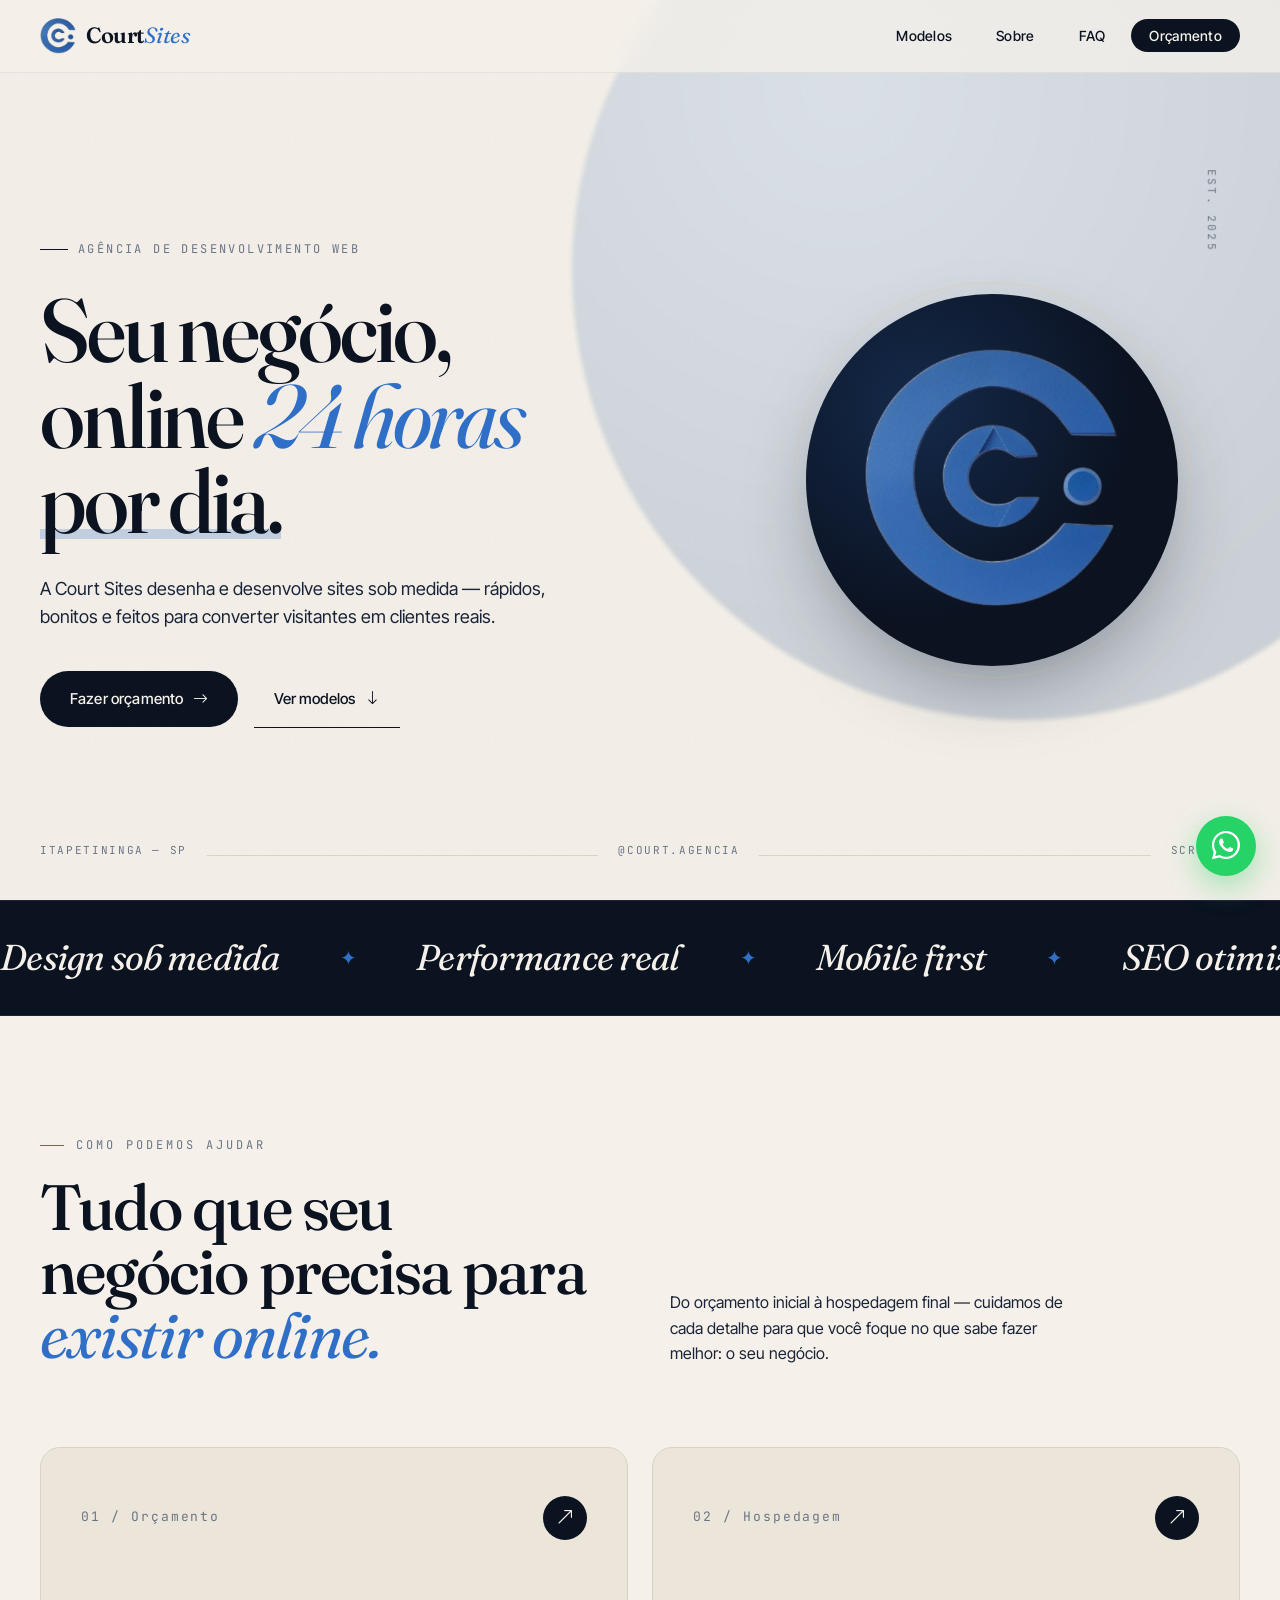
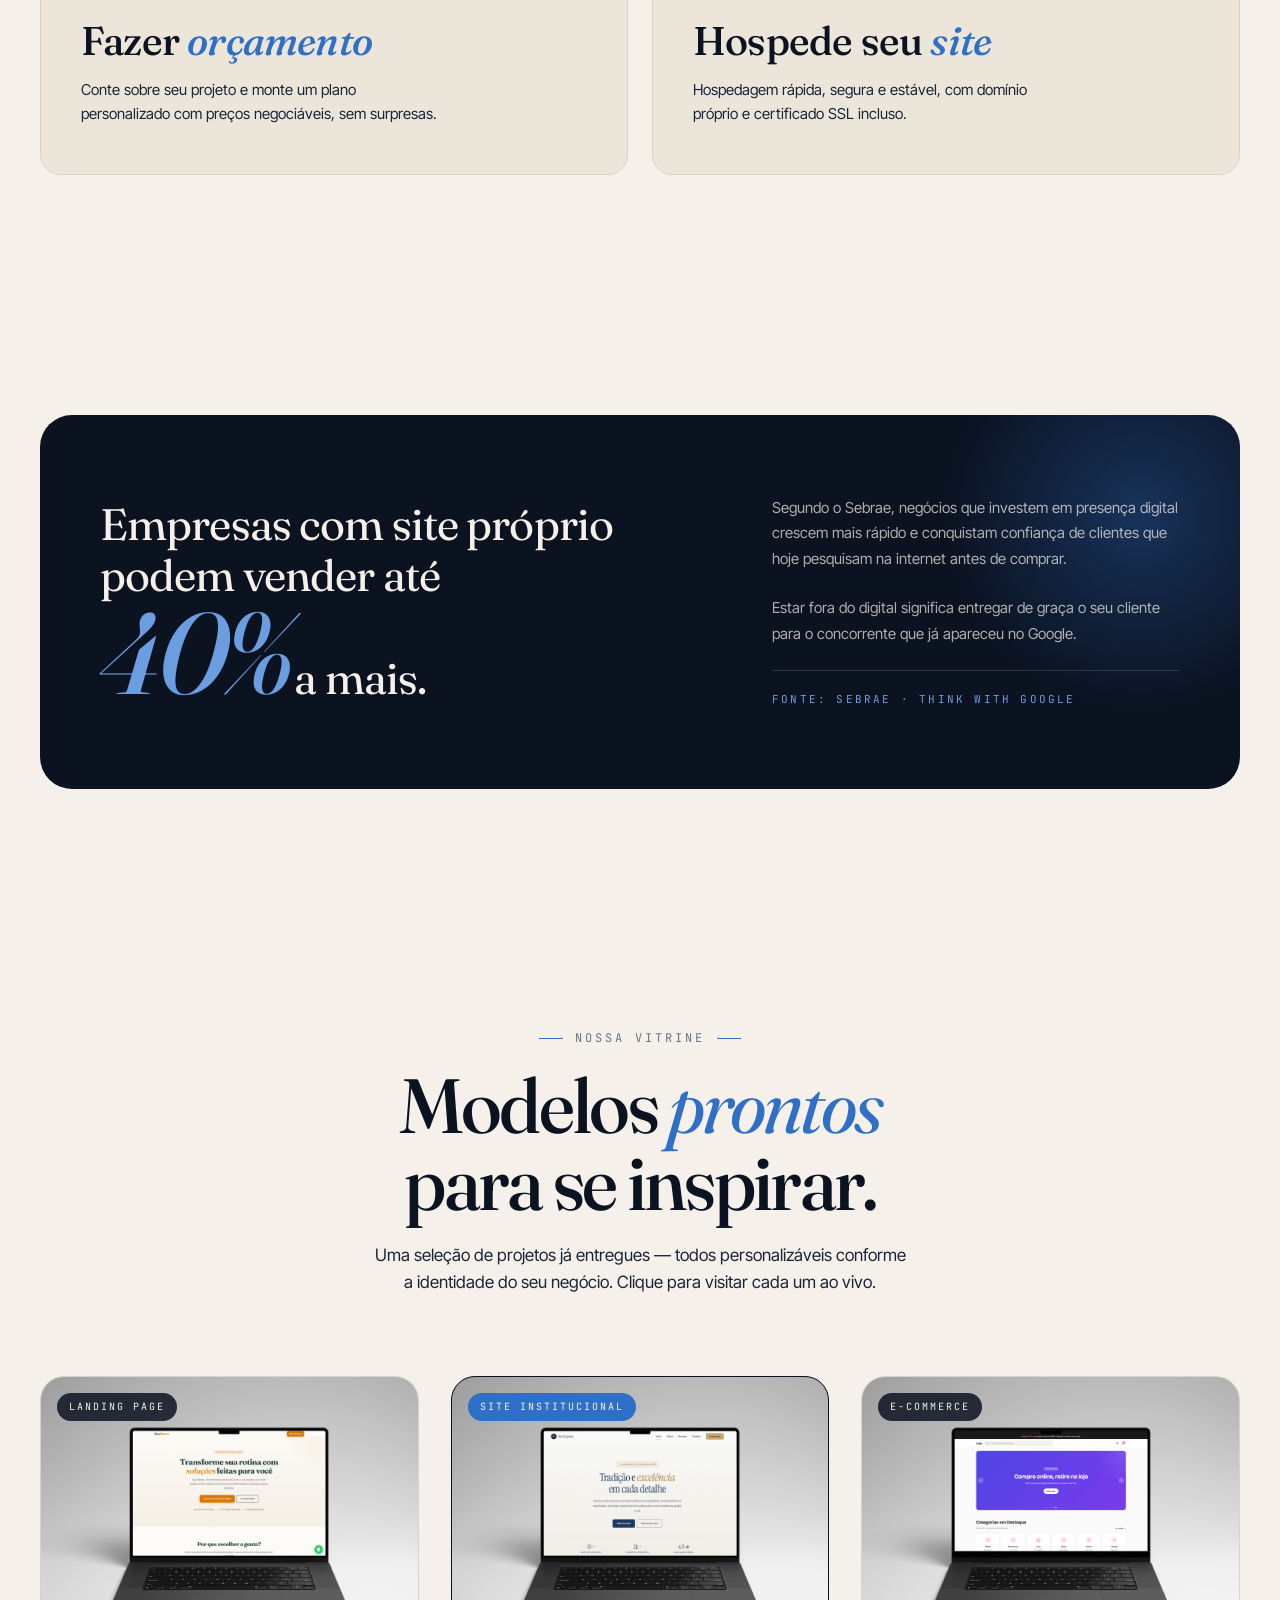
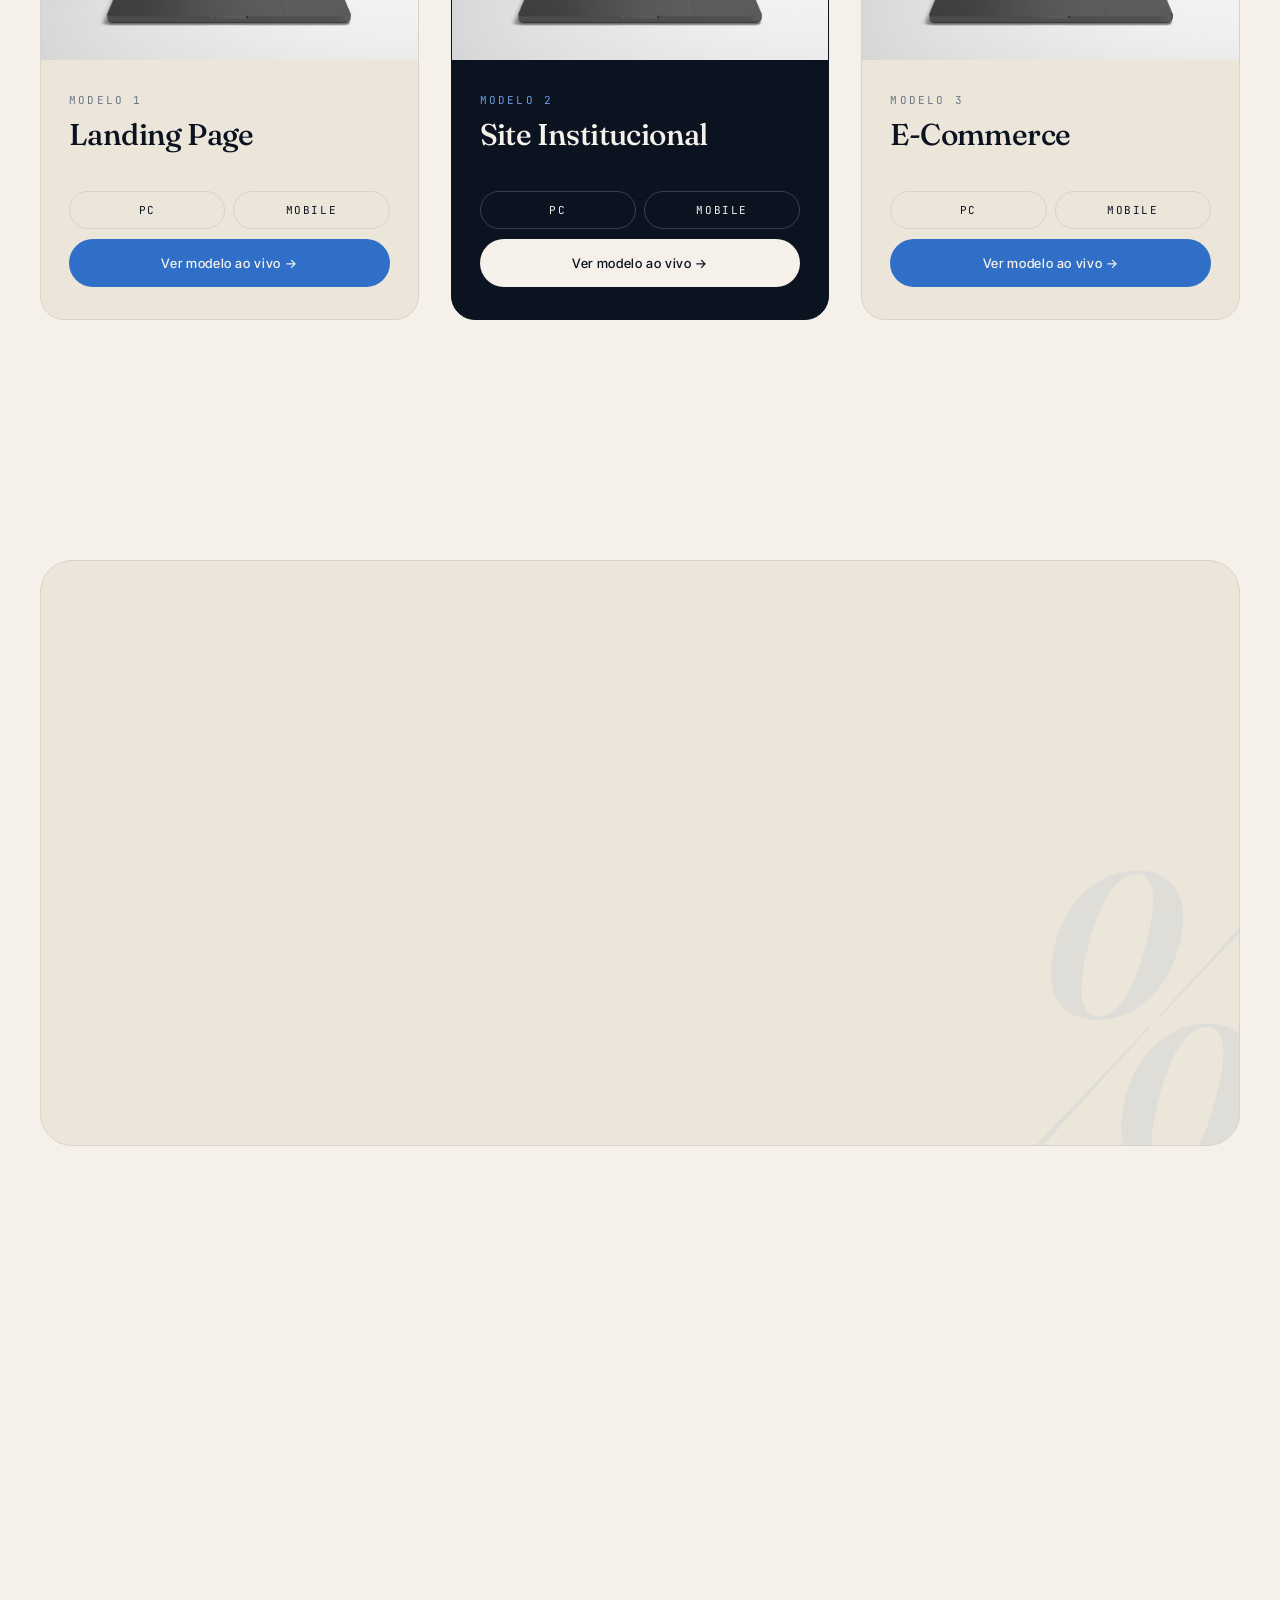
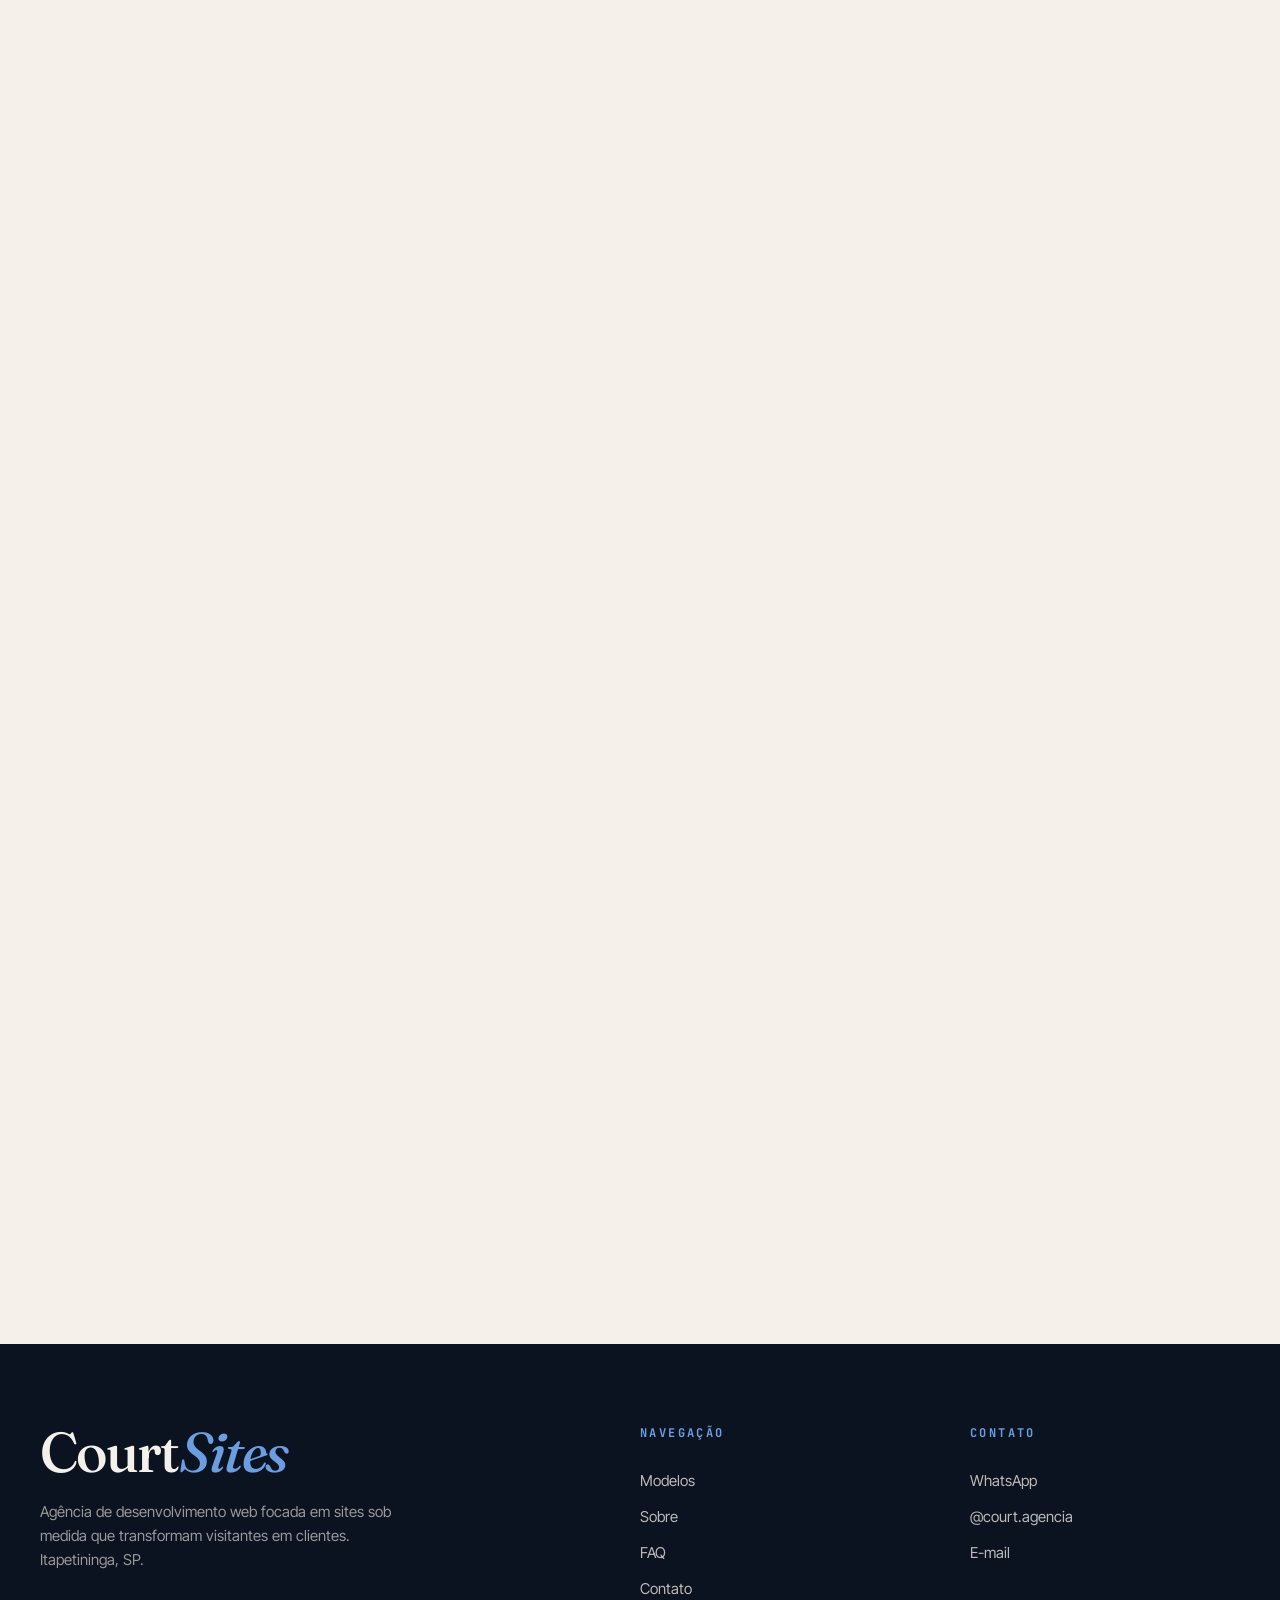
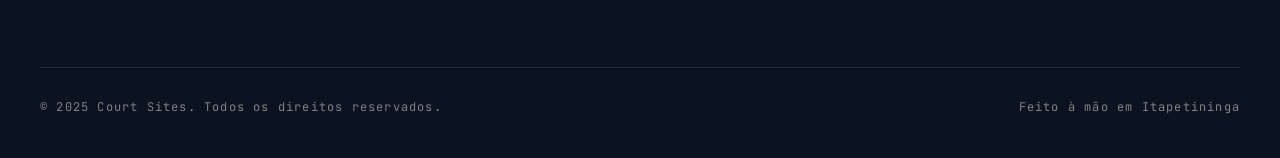
<file: index.html>
<!DOCTYPE html>
<html lang="pt-br">

<head>
    <meta charset="UTF-8">
    <meta name="viewport" content="width=device-width, initial-scale=1.0">
    <title>Court Sites — Sites profissionais para o seu negócio</title>
    <meta name="description" content="Court Sites cria sites modernos, responsivos e otimizados para conversão. Transforme seu negócio online e conquiste mais clientes.">
    <link rel="shortcut icon" href="logo-png.png">

    <!-- Bootstrap Icons -->
    <link rel="stylesheet" href="https://cdn.jsdelivr.net/npm/bootstrap-icons@1.11.3/font/bootstrap-icons.min.css">

    <!-- Fontes -->
    <link rel="preconnect" href="https://fonts.googleapis.com">
    <link rel="preconnect" href="https://fonts.gstatic.com" crossorigin>
    <link href="https://fonts.googleapis.com/css2?family=Fraunces:ital,opsz,wght@0,9..144,400;0,9..144,500;0,9..144,600;0,9..144,700;0,9..144,900;1,9..144,400&family=Inter+Tight:wght@300;400;500;600;700&family=JetBrains+Mono:wght@400;500&display=swap" rel="stylesheet">

    <!-- AOS -->
    <link rel="stylesheet" href="https://unpkg.com/aos@2.3.1/dist/aos.css">

    <link rel="stylesheet" href="css/style.css">
</head>

<body>

    <!-- WhatsApp flutuante -->
    <a href="https://wa.me/5515996495706" target="_blank" class="whatsapp-btn" aria-label="WhatsApp">
        <i class="bi bi-whatsapp"></i>
    </a>

    <!-- NAVBAR -->
    <nav class="topbar" data-aos="fade-down">
        <a href="#inicio" class="brand">
            <img src="images/logo-png.png" alt="Court Sites">
            <span>Court<em>Sites</em></span>
        </a>
        <button class="nav-toggle" aria-label="Abrir menu" aria-expanded="false">
            <span></span>
            <span></span>
            <span></span>
        </button>
        <ul>
            <li><a href="#modelos">Modelos</a></li>
            <li><a href="#sobre">Sobre</a></li>
            <li><a href="#faq">FAQ</a></li>
            <li><a href="#contato" class="cta">Orçamento</a></li>
        </ul>
    </nav>
    <div class="nav-backdrop"></div>

    <!-- HERO -->
    <section id="inicio" class="hero">
        <div class="hero-inner">
            <div class="hero-text">
                <div class="hero-kicker" data-aos="fade-up">Agência de desenvolvimento web</div>
                <h1 data-aos="fade-up" data-aos-delay="100">
                    Seu negócio,<br>
                    online <em>24 horas</em><br>
                    <span class="underline">por dia.</span>
                </h1>
                <p class="lead" data-aos="fade-up" data-aos-delay="200">
                    A Court Sites desenha e desenvolve sites sob medida — rápidos, bonitos e feitos para converter
                    visitantes em clientes reais.
                </p>
                <div class="hero-cta-group" data-aos="fade-up" data-aos-delay="300">
                    <a href="#contato" class="btn-primary">
                        Fazer orçamento <i class="bi bi-arrow-right"></i>
                    </a>
                    <a href="#modelos" class="btn-ghost">
                        Ver modelos <i class="bi bi-arrow-down"></i>
                    </a>
                </div>
            </div>
            <div class="hero-visual" data-aos="fade-left" data-aos-delay="200">
                <div class="logo-wrap">
                    <img src="images/logo-png.png" alt="Court Sites">
                </div>
            </div>
        </div>
        <div class="hero-meta">
            <span>Itapetininga — SP</span>
            <div class="divider"></div>
            <span>@court.agencia</span>
            <div class="divider"></div>
            <span>Scroll ↓</span>
        </div>
    </section>

    <!-- MARQUEE -->
    <div class="marquee">
        <div class="marquee-track">
            <span>Design sob medida</span>
            <span>Performance real</span>
            <span>Mobile first</span>
            <span>SEO otimizado</span>
            <span>Entrega rápida</span>
            <span>Design sob medida</span>
            <span>Performance real</span>
            <span>Mobile first</span>
            <span>SEO otimizado</span>
            <span>Entrega rápida</span>
        </div>
    </div>

    <!-- SERVIÇOS / CONTATO -->
    <section id="contato" class="services">
        <div class="section-head">
            <div>
                <div class="section-tag" data-aos="fade-up">Como podemos ajudar</div>
                <h2 data-aos="fade-up" data-aos-delay="100">
                    Tudo que seu<br>negócio precisa para <em>existir online.</em>
                </h2>
            </div>
            <p class="head-text" data-aos="fade-up" data-aos-delay="200">
                Do orçamento inicial à hospedagem final — cuidamos de cada detalhe para que você foque no que sabe
                fazer melhor: o seu negócio.
            </p>
        </div>

        <div class="services-grid">
            <a href="https://wa.me/5515996495706" target="_blank" class="service-card" data-aos="fade-up">
                <div class="service-head-row">
                    <span class="service-num">01 / Orçamento</span>
                    <span class="service-arrow"><i class="bi bi-arrow-up-right"></i></span>
                </div>
                <h3>Fazer <em>orçamento</em></h3>
                <p>Conte sobre seu projeto e monte um plano personalizado com preços negociáveis, sem surpresas.</p>
            </a>

            <a href="https://wa.me/5515996495706" target="_blank" class="service-card" data-aos="fade-up" data-aos-delay="150">
                <div class="service-head-row">
                    <span class="service-num">02 / Hospedagem</span>
                    <span class="service-arrow"><i class="bi bi-arrow-up-right"></i></span>
                </div>
                <h3>Hospede seu <em>site</em></h3>
                <p>Hospedagem rápida, segura e estável, com domínio próprio e certificado SSL incluso.</p>
            </a>
        </div>
    </section>

    <!-- PESQUISA / DADO EDITORIAL -->
    <section id="sobre" class="research">
        <div class="research-inner">
            <div class="research-grid">
                <div class="research-quote" data-aos="fade-up">
                    Empresas com site próprio<br>
                    podem vender até<br>
                    <span class="big">40%</span> a mais.
                </div>
                <div class="research-side" data-aos="fade-up" data-aos-delay="200">
                    <p>
                        Segundo o Sebrae, negócios que investem em presença digital crescem mais rápido e conquistam
                        confiança de clientes que hoje pesquisam na internet antes de comprar.
                    </p>
                    <p>
                        Estar fora do digital significa entregar de graça o seu cliente para o concorrente que já
                        apareceu no Google.
                    </p>
                    <div class="source">Fonte: Sebrae · Think With Google</div>
                </div>
            </div>
        </div>
    </section>

    <!-- MODELOS -->
    <section id="modelos" class="models">
        <div class="models-header">
            <div class="section-tag" data-aos="fade-up">Nossa vitrine</div>
            <h2 data-aos="fade-up" data-aos-delay="100">
                Modelos <em>prontos</em><br>para se inspirar.
            </h2>
            <p data-aos="fade-up" data-aos-delay="200">
                Uma seleção de projetos já entregues — todos personalizáveis conforme a identidade do seu negócio.
                Clique para visitar cada um ao vivo.
            </p>
        </div>

        <div class="models-grid">

            <!-- Court-xis -->
            <article class="model-card" data-aos="fade-up">
                <div class="model-image">
                    <span class="model-badge">Landing Page</span>
                    <img id="model-img-modelo1" src="images/pc-modelo1.jpg" alt="Modelo 1"
                        onerror="this.style.display='none'">
                </div>
                <div class="model-body">
                    <div class="model-subtitle">Modelo 1</div>
                    <h3 class="model-title">Landing Page</h3>
                    <div class="model-actions">
                        <button class="btn-toggle" onclick="trocarImagem('pc','modelo1')">PC</button>
                        <button class="btn-toggle" onclick="trocarImagem('mobile','modelo1')">Mobile</button>
                    </div>
                    <a href="src/landing-page.html" target="_blank" class="btn-see">
                        Ver modelo ao vivo →
                    </a>
                </div>
            </article>

            <!-- Livrando Cast - destaque -->
            <article class="model-card featured" data-aos="fade-up" data-aos-delay="100">
                <div class="model-image">
                    <span class="model-badge">Site Institucional</span>
                    <img id="model-img-modelo2" src="images/pc-modelo2.jpg" alt="Modelo 2"
                        onerror="this.style.display='none'">
                </div>
                <div class="model-body">
                    <div class="model-subtitle">Modelo 2</div>
                    <h3 class="model-title">Site Institucional</h3>
                    <div class="model-actions">
                        <button class="btn-toggle" onclick="trocarImagem('pc','modelo2')">PC</button>
                        <button class="btn-toggle" onclick="trocarImagem('mobile','modelo2')">Mobile</button>
                    </div>
                    <a href="src/site-institucional.html" target="_blank" class="btn-see">
                        Ver modelo ao vivo →
                    </a>
                </div>
            </article>

            <!-- Court Agendamentos -->
            <article class="model-card" data-aos="fade-up" data-aos-delay="200">
                <div class="model-image">
                    <span class="model-badge">E-Commerce</span>
                    <img id="model-img-modelo3" src="images/pc-modelo3.jpg" alt="Modelo 3"
                        onerror="this.style.display='none'">
                </div>
                <div class="model-body">
                    <div class="model-subtitle">Modelo 3</div>
                    <h3 class="model-title">E-Commerce</h3>
                    <div class="model-actions">
                        <button class="btn-toggle" onclick="trocarImagem('pc','modelo3')">PC</button>
                        <button class="btn-toggle" onclick="trocarImagem('mobile','modelo3')">Mobile</button>
                    </div>
                    <a href="src/vitrine-virtual.html" target="_blank" class="btn-see">
                        Ver modelo ao vivo →
                    </a>
                </div>
            </article>

        </div>
    </section>

    <!-- NEGOCIAÇÃO (substitui seção de planos) -->
    <section class="negotiate">
        <div class="negotiate-inner">
            <div class="negotiate-left" data-aos="fade-right">
                <h2>Preço sob <em>medida,</em> sempre.</h2>
                <p>
                    Cada projeto é único — por isso, conversamos diretamente com você para entender o escopo e
                    montar uma proposta justa e transparente. Sem tabelas fixas, sem surpresas no fim.
                </p>
                <a href="https://wa.me/5515996495706" target="_blank" class="btn-primary">
                    Conversar no WhatsApp <i class="bi bi-arrow-right"></i>
                </a>
            </div>
            <ul class="negotiate-features" data-aos="fade-left" data-aos-delay="150">
                <li>
                    <span class="feat-icon"><i class="bi bi-chat-quote"></i></span>
                    <span>Orçamento 100% personalizado</span>
                </li>
                <li>
                    <span class="feat-icon"><i class="bi bi-phone"></i></span>
                    <span>Suporte 24h por WhatsApp</span>
                </li>
                <li>
                    <span class="feat-icon"><i class="bi bi-person-raised-hand"></i></span>
                    <span>Feedback durante toda a construção</span>
                </li>
                <li>
                    <span class="feat-icon"><i class="bi bi-speedometer2"></i></span>
                    <span>Entrega em até 13 dias úteis</span>
                </li>
                <li>
                    <span class="feat-icon"><i class="bi bi-device-hdd"></i></span>
                    <span>Versões mobile, tablet e desktop</span>
                </li>
            </ul>
        </div>
    </section>

    <!-- FAQ -->
    <section id="faq" class="faq-section">
        <div class="section-head">
            <div class="section-tag" data-aos="fade-up">Dúvidas frequentes</div>
            <h2 data-aos="fade-up" data-aos-delay="100">
                Quem pergunta<br>já está <em>escolhendo bem.</em>
            </h2>
        </div>

        <div class="faq-list">
            <div class="faq-item" data-aos="fade-up">
                <button class="faq-question">
                    Por que devo fazer um site pela Court?
                    <span class="faq-plus">+</span>
                </button>
                <div class="faq-answer">
                    A Court cria sites modernos, responsivos e otimizados para conversão, garantindo maior
                    visibilidade e credibilidade para o seu negócio no ambiente digital.
                </div>
            </div>

            <div class="faq-item" data-aos="fade-up">
                <button class="faq-question">
                    Quais são os diferenciais da Court?
                    <span class="faq-plus">+</span>
                </button>
                <div class="faq-answer">
                    Design 100% personalizado, otimização SEO desde o início, suporte contínuo e um processo
                    transparente com feedback diário durante toda a construção.
                </div>
            </div>

            <div class="faq-item" data-aos="fade-up">
                <button class="faq-question">
                    Quanto tempo leva para desenvolver um site?
                    <span class="faq-plus">+</span>
                </button>
                <div class="faq-answer">
                    O prazo varia conforme a complexidade do projeto, mas a maioria dos sites é entregue entre 7 e
                    15 dias úteis a partir da aprovação do escopo.
                </div>
            </div>

            <div class="faq-item" data-aos="fade-up">
                <button class="faq-question">
                    Como funciona a negociação de preço?
                    <span class="faq-plus">+</span>
                </button>
                <div class="faq-answer">
                    Não trabalhamos com tabelas fixas. O valor é acertado diretamente com você a partir do escopo
                    do projeto — tipo de site, número de páginas, prazo e funcionalidades específicas.
                </div>
            </div>

            <div class="faq-item" data-aos="fade-up">
                <button class="faq-question">
                    Posso atualizar o conteúdo do meu site depois?
                    <span class="faq-plus">+</span>
                </button>
                <div class="faq-answer">
                    Sim. Oferecemos planos de manutenção mensal para atualizações, novos conteúdos e ajustes
                    conforme a necessidade do seu negócio.
                </div>
            </div>

            <div class="faq-item" data-aos="fade-up">
                <button class="faq-question">
                    A Court oferece clareza durante o serviço?
                    <span class="faq-plus">+</span>
                </button>
                <div class="faq-answer">
                    Sempre. Enviamos atualizações diárias pelo WhatsApp sobre o andamento e abrimos espaço para
                    você dar feedback em cada etapa do projeto.
                </div>
            </div>
        </div>
    </section>

    <!-- FINAL CTA -->
    <section class="final-cta">
        <h2 data-aos="fade-up">
            Pronto para<br><em>existir</em> online?
        </h2>
        <a href="https://wa.me/5515996495706" target="_blank" class="btn-primary" data-aos="fade-up" data-aos-delay="200">
            Começar meu projeto <i class="bi bi-arrow-right"></i>
        </a>
    </section>

    <!-- FOOTER -->
    <footer>
        <div class="footer-inner">
            <div class="footer-top">
                <div class="footer-brand">
                    <h3>Court<em>Sites</em></h3>
                    <p>
                        Agência de desenvolvimento web focada em sites sob medida que transformam visitantes em
                        clientes. Itapetininga, SP.
                    </p>
                </div>
                <div class="footer-col">
                    <h4>Navegação</h4>
                    <a href="#modelos">Modelos</a>
                    <a href="#sobre">Sobre</a>
                    <a href="#faq">FAQ</a>
                    <a href="#contato">Contato</a>
                </div>
                <div class="footer-col">
                    <h4>Contato</h4>
                    <a href="https://wa.me/5515996495706" target="_blank">WhatsApp</a>
                    <a href="https://www.instagram.com/court.agencia/" target="_blank">@court.agencia</a>
                    <a href="mailto:contato@courtsites.com">E-mail</a>
                </div>
            </div>
            <div class="footer-bottom">
                <span>© 2025 Court Sites. Todos os direitos reservados.</span>
                <span>Feito à mão em Itapetininga</span>
            </div>
        </div>
    </footer>

    <!-- AOS -->
    <script src="https://unpkg.com/aos@2.3.1/dist/aos.js"></script>
    <script>
        AOS.init({
            duration: 900,
            easing: 'ease-out-cubic',
            once: true,
            offset: 60
        });

        // ===== MENU MOBILE (hambúrguer) =====
        const navToggle = document.querySelector('.nav-toggle');
        const navList = document.querySelector('nav.topbar ul');
        const navBackdrop = document.querySelector('.nav-backdrop');

        function closeMenu() {
            navToggle.classList.remove('active');
            navList.classList.remove('active');
            navBackdrop.classList.remove('active');
            document.body.classList.remove('nav-open');
            navToggle.setAttribute('aria-expanded', 'false');
            navToggle.setAttribute('aria-label', 'Abrir menu');
        }

        function openMenu() {
            navToggle.classList.add('active');
            navList.classList.add('active');
            navBackdrop.classList.add('active');
            document.body.classList.add('nav-open');
            navToggle.setAttribute('aria-expanded', 'true');
            navToggle.setAttribute('aria-label', 'Fechar menu');
        }

        navToggle.addEventListener('click', () => {
            if (navList.classList.contains('active')) {
                closeMenu();
            } else {
                openMenu();
            }
        });

        // Fecha ao clicar no backdrop
        navBackdrop.addEventListener('click', closeMenu);

        // Fecha ao clicar em qualquer link do menu
        navList.querySelectorAll('a').forEach(link => {
            link.addEventListener('click', closeMenu);
        });

        // Fecha ao redimensionar para desktop
        window.addEventListener('resize', () => {
            if (window.innerWidth > 900) closeMenu();
        });

        // ===== FAQ accordion =====
        document.querySelectorAll('.faq-question').forEach(btn => {
            btn.addEventListener('click', () => {
                const item = btn.parentElement;
                const isActive = item.classList.contains('active');
                document.querySelectorAll('.faq-item').forEach(i => i.classList.remove('active'));
                if (!isActive) item.classList.add('active');
            });
        });

        // ===== Troca de imagem PC / Mobile nos modelos =====
        function trocarImagem(tipo, projeto) {
            const img = document.getElementById(`model-img-${projeto}`);
            if (!img) return;
            img.style.opacity = 0;
            setTimeout(() => {
                img.src = tipo === 'mobile'
                    ? `images/cell-${projeto}.jpg`
                    : `images/pc-${projeto}.jpg`;
                img.style.opacity = 1;
            }, 300);
        }

        // ===== Navbar efeito ao rolar (responsivo) =====
        const nav = document.querySelector('nav.topbar');
        window.addEventListener('scroll', () => {
            const isMobile = window.innerWidth <= 900;
            const padX = isMobile ? '20px' : '40px';
            if (window.scrollY > 40) {
                nav.style.padding = `12px ${padX}`;
                nav.style.background = 'rgba(245, 241, 234, 0.92)';
            } else {
                nav.style.padding = `${isMobile ? '14px' : '18px'} ${padX}`;
                nav.style.background = 'rgba(245, 241, 234, 0.75)';
            }
        });
    </script>

</body>

</html>
</file>
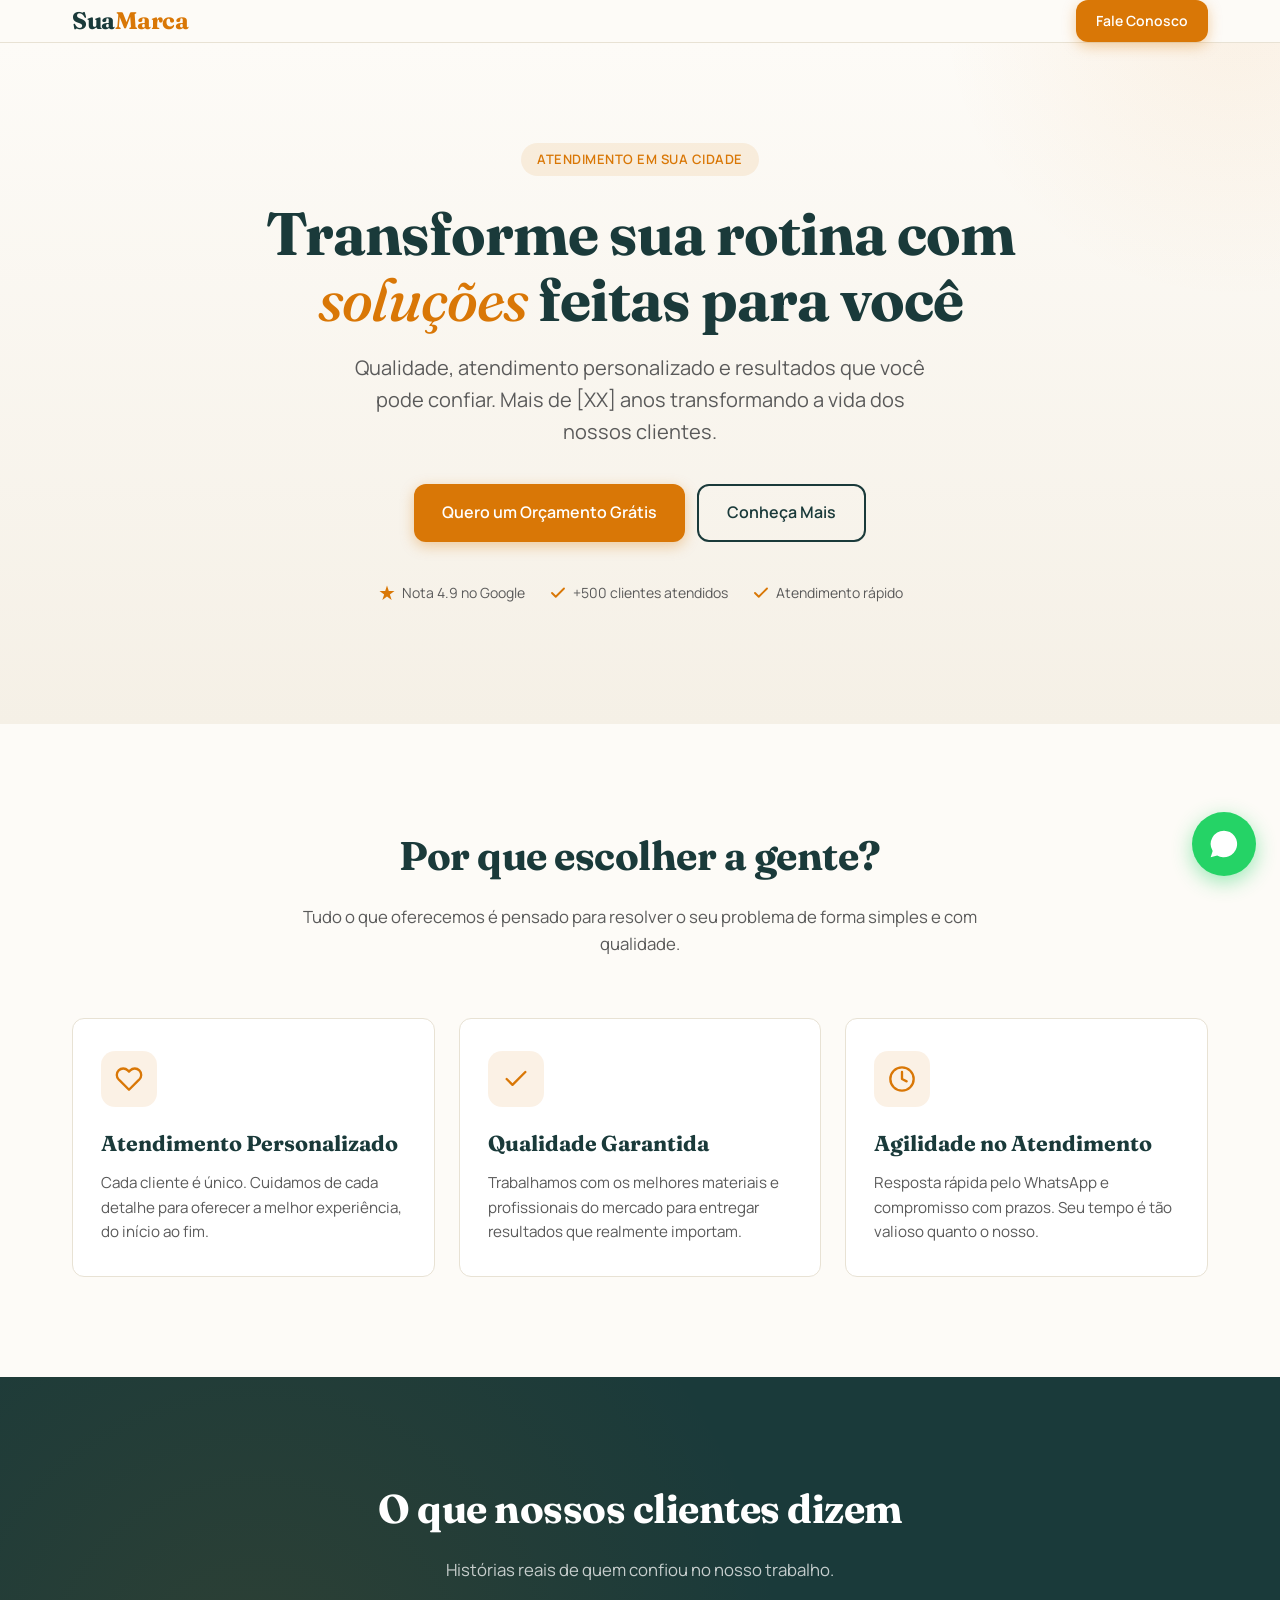
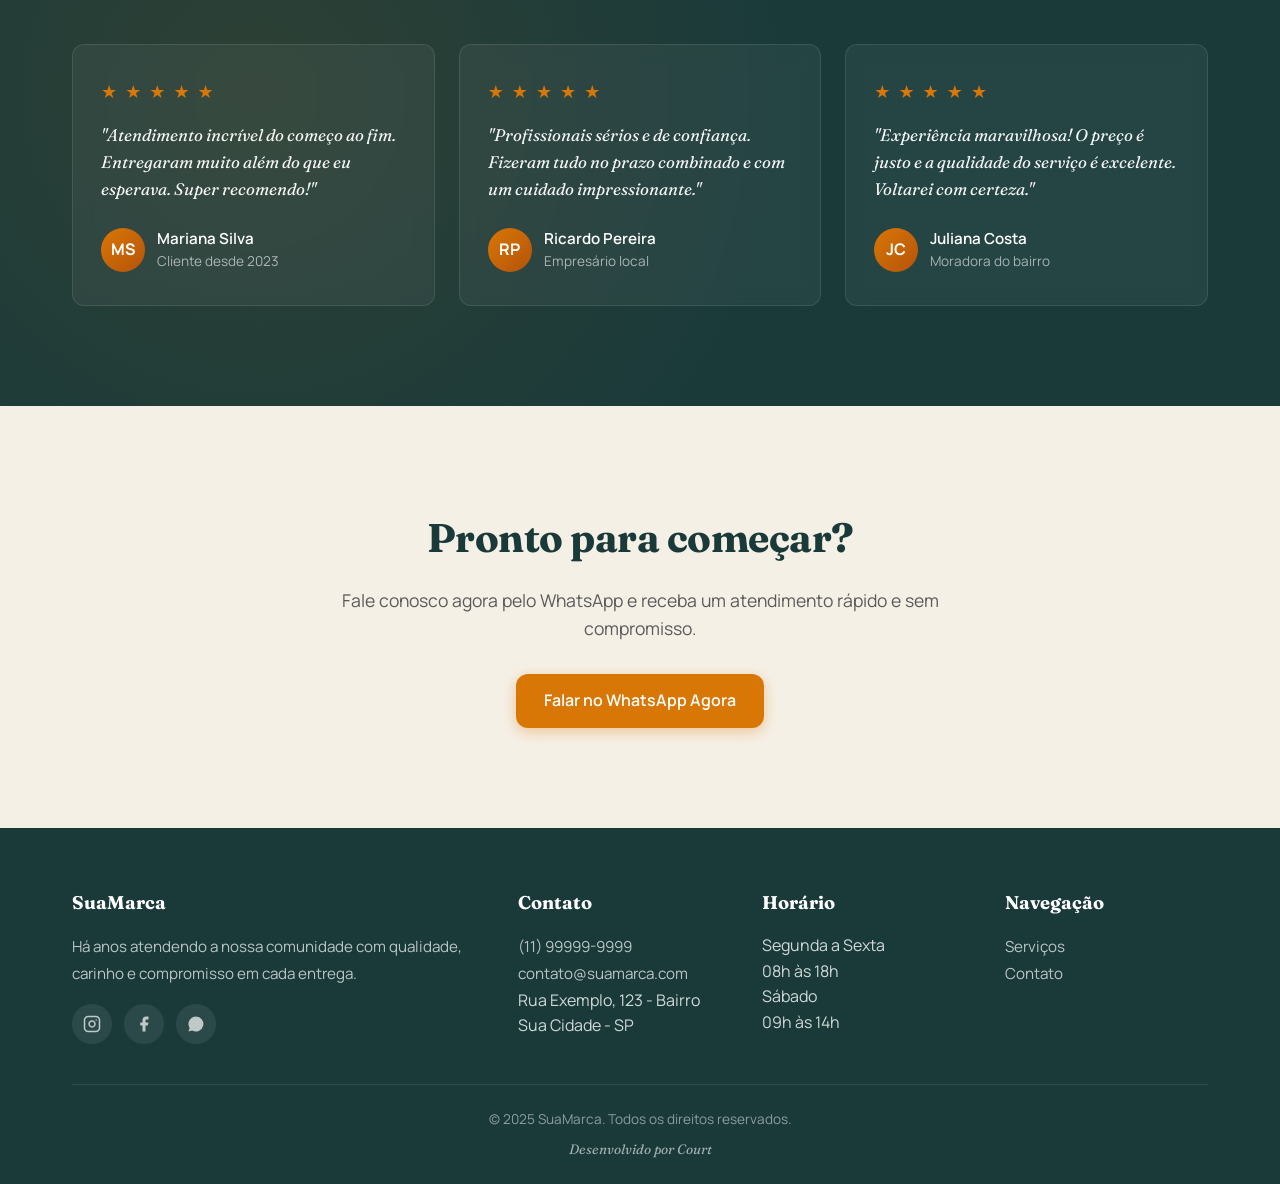
<file: src/landing-page.html>
<!DOCTYPE html>
<html lang="pt-BR">
<head>
    <meta charset="UTF-8">
    <meta name="viewport" content="width=device-width, initial-scale=1.0">

    <!-- ============================================= -->
    <!-- ALTERAR AQUI: Título da aba do navegador (SEO) -->
    <!-- ============================================= -->
    <title>Nome do Seu Negócio | Slogan curto e direto</title>

    <!-- ALTERAR AQUI: Descrição para Google e redes sociais (máx 160 caracteres) -->
    <meta name="description" content="Descreva aqui o que o seu comércio oferece em até 160 caracteres. Use palavras-chave que seus clientes buscam.">

    <!-- ALTERAR AQUI: Favicon do site (ícone da aba) -->
    <link rel="icon" type="image/png" href="favicon.png">

    <!-- Fontes: Fraunces (títulos) + Manrope (texto). Importadas do Google Fonts -->
    <link rel="preconnect" href="https://fonts.googleapis.com">
    <link rel="preconnect" href="https://fonts.gstatic.com" crossorigin>
    <link href="https://fonts.googleapis.com/css2?family=Fraunces:opsz,wght@9..144,500;9..144,700;9..144,900&family=Manrope:wght@400;500;600;700&display=swap" rel="stylesheet">

    <style>
        /* =========================================================
           PALETA DE CORES E VARIÁVEIS GLOBAIS
           ALTERAR AQUI: Troque os valores para personalizar a marca
           ========================================================= */
        :root {
            --cor-primaria: #1a3a3a;        /* ALTERAR AQUI: Cor principal da marca (verde escuro) */
            --cor-primaria-clara: #2d5a5a;  /* ALTERAR AQUI: Versão mais clara da cor principal */
            --cor-acento: #d97706;          /* ALTERAR AQUI: Cor de destaque dos botões CTA (âmbar) */
            --cor-acento-hover: #b45309;    /* ALTERAR AQUI: Cor do botão ao passar o mouse */
            --cor-whatsapp: #25D366;        /* ALTERAR AQUI: Cor do botão flutuante do WhatsApp */
            --cor-fundo: #fdfbf7;           /* ALTERAR AQUI: Cor de fundo geral (creme) */
            --cor-fundo-secao: #f5f0e6;     /* ALTERAR AQUI: Cor de fundo de seções alternadas */
            --cor-texto: #1a1a1a;           /* ALTERAR AQUI: Cor do texto principal */
            --cor-texto-suave: #5a5a5a;     /* ALTERAR AQUI: Cor do texto secundário */
            --cor-borda: #e8e2d4;           /* ALTERAR AQUI: Cor das bordas e divisores */

            /* Tipografia (não é necessário alterar, mas pode trocar as fontes no <link> acima) */
            --fonte-titulo: 'Fraunces', Georgia, serif;
            --fonte-texto: 'Manrope', system-ui, sans-serif;

            /* Espaçamentos e sombras (normalmente não precisa alterar) */
            --raio: 12px;
            --sombra-suave: 0 4px 20px rgba(26, 58, 58, 0.08);
            --sombra-forte: 0 10px 40px rgba(26, 58, 58, 0.15);
            --transicao: 0.3s ease;
        }

        /* Reset básico para consistência entre navegadores */
        *, *::before, *::after {
            box-sizing: border-box;
            margin: 0;
            padding: 0;
        }

        html {
            scroll-behavior: smooth;
        }

        body {
            font-family: var(--fonte-texto);
            font-size: 16px;
            line-height: 1.6;
            color: var(--cor-texto);
            background-color: var(--cor-fundo);
            -webkit-font-smoothing: antialiased;
            overflow-x: hidden;
        }

        img {
            max-width: 100%;
            height: auto;
            display: block;
        }

        a {
            color: inherit;
            text-decoration: none;
        }

        /* Container padrão centralizado (largura máxima do conteúdo) */
        .container {
            width: 100%;
            max-width: 1200px;
            margin: 0 auto;
            padding: 0 20px;
        }

        /* ==========================================
           BOTÕES (reutilizados em toda a página)
           ========================================== */
        .botao {
            display: inline-flex;
            align-items: center;
            justify-content: center;
            gap: 8px;
            padding: 14px 28px;
            font-family: var(--fonte-texto);
            font-size: 16px;
            font-weight: 600;
            border: none;
            border-radius: var(--raio);
            cursor: pointer;
            transition: all var(--transicao);
            text-align: center;
        }

        .botao-primario {
            background-color: var(--cor-acento);
            color: #fff;
            box-shadow: 0 4px 14px rgba(217, 119, 6, 0.35);
        }

        .botao-primario:hover {
            background-color: var(--cor-acento-hover);
            transform: translateY(-2px);
            box-shadow: 0 6px 20px rgba(217, 119, 6, 0.45);
        }

        .botao-secundario {
            background-color: transparent;
            color: var(--cor-primaria);
            border: 2px solid var(--cor-primaria);
        }

        .botao-secundario:hover {
            background-color: var(--cor-primaria);
            color: #fff;
        }

        /* ==========================================
           HEADER (Cabeçalho fixo no topo)
           ========================================== */
        .header {
            position: sticky;
            top: 0;
            left: 0;
            width: 100%;
            background-color: rgba(253, 251, 247, 0.95);
            backdrop-filter: blur(10px);
            -webkit-backdrop-filter: blur(10px);
            border-bottom: 1px solid var(--cor-borda);
            z-index: 100;
            transition: all var(--transicao);
        }

        .header-conteudo {
            display: flex;
            align-items: center;
            justify-content: space-between;
            padding: 16px 0;
        }

        /* ALTERAR AQUI: Estilo da logo (pode trocar por uma imagem <img src="logo.png">) */
        .logo {
            font-family: var(--fonte-titulo);
            font-size: 24px;
            font-weight: 700;
            color: var(--cor-primaria);
            letter-spacing: -0.5px;
        }

        .logo span {
            color: var(--cor-acento);
        }

        .header .botao {
            padding: 10px 20px;
            font-size: 14px;
        }

        /* ==========================================
           HERO SECTION (Primeira dobra - conversão)
           ========================================== */
        .hero {
            position: relative;
            padding: 60px 0 80px;
            overflow: hidden;
            background: linear-gradient(180deg, var(--cor-fundo) 0%, var(--cor-fundo-secao) 100%);
        }

        /* Elemento decorativo de fundo (círculo colorido suave) */
        .hero::before {
            content: '';
            position: absolute;
            top: -50%;
            right: -20%;
            width: 600px;
            height: 600px;
            background: radial-gradient(circle, rgba(217, 119, 6, 0.08) 0%, transparent 70%);
            border-radius: 50%;
            z-index: 0;
        }

        .hero-conteudo {
            position: relative;
            z-index: 1;
            max-width: 800px;
            margin: 0 auto;
            text-align: center;
        }

        /* Selo/tag acima do título (opcional, mas aumenta conversão) */
        .hero-tag {
            display: inline-block;
            padding: 6px 16px;
            background-color: rgba(217, 119, 6, 0.1);
            color: var(--cor-acento);
            border-radius: 100px;
            font-size: 13px;
            font-weight: 600;
            margin-bottom: 24px;
            letter-spacing: 0.5px;
            text-transform: uppercase;
        }

        .hero h1 {
            font-family: var(--fonte-titulo);
            font-size: clamp(2rem, 6vw, 3.75rem);
            font-weight: 700;
            line-height: 1.1;
            color: var(--cor-primaria);
            margin-bottom: 20px;
            letter-spacing: -1px;
        }

        /* Palavra de destaque dentro do título principal */
        .hero h1 em {
            font-style: italic;
            color: var(--cor-acento);
            font-weight: 500;
        }

        .hero p {
            font-size: clamp(1rem, 2.5vw, 1.25rem);
            color: var(--cor-texto-suave);
            margin-bottom: 36px;
            max-width: 600px;
            margin-left: auto;
            margin-right: auto;
        }

        .hero-botoes {
            display: flex;
            gap: 12px;
            justify-content: center;
            flex-wrap: wrap;
        }

        /* Indicadores de confiança abaixo do CTA (ex: "+500 clientes") */
        .hero-confianca {
            margin-top: 40px;
            display: flex;
            justify-content: center;
            align-items: center;
            gap: 24px;
            flex-wrap: wrap;
            font-size: 14px;
            color: var(--cor-texto-suave);
        }

        .hero-confianca-item {
            display: flex;
            align-items: center;
            gap: 6px;
        }

        .hero-confianca-item svg {
            color: var(--cor-acento);
        }

        /* ==========================================
           SEÇÃO DE BENEFÍCIOS / SERVIÇOS
           ========================================== */
        .beneficios {
            padding: 80px 0;
            background-color: var(--cor-fundo);
        }

        .secao-titulo {
            text-align: center;
            max-width: 700px;
            margin: 0 auto 60px;
        }

        .secao-titulo h2 {
            font-family: var(--fonte-titulo);
            font-size: clamp(1.75rem, 4vw, 2.5rem);
            font-weight: 700;
            color: var(--cor-primaria);
            margin-bottom: 16px;
            letter-spacing: -0.5px;
        }

        .secao-titulo p {
            font-size: 1.05rem;
            color: var(--cor-texto-suave);
        }

        /* Grid de cards (responsivo automático) */
        .beneficios-grid {
            display: grid;
            grid-template-columns: 1fr;
            gap: 24px;
        }

        .beneficio-card {
            background-color: #fff;
            border: 1px solid var(--cor-borda);
            border-radius: var(--raio);
            padding: 32px 28px;
            transition: all var(--transicao);
        }

        .beneficio-card:hover {
            transform: translateY(-4px);
            box-shadow: var(--sombra-forte);
            border-color: var(--cor-acento);
        }

        /* Ícone do card (círculo colorido com SVG dentro) */
        .beneficio-icone {
            width: 56px;
            height: 56px;
            background-color: rgba(217, 119, 6, 0.1);
            border-radius: 14px;
            display: flex;
            align-items: center;
            justify-content: center;
            color: var(--cor-acento);
            margin-bottom: 20px;
        }

        .beneficio-card h3 {
            font-family: var(--fonte-titulo);
            font-size: 1.35rem;
            font-weight: 700;
            color: var(--cor-primaria);
            margin-bottom: 10px;
        }

        .beneficio-card p {
            color: var(--cor-texto-suave);
            font-size: 0.95rem;
            line-height: 1.6;
        }

        /* ==========================================
           SEÇÃO DE PROVA SOCIAL (Depoimentos)
           ========================================== */
        .depoimentos {
            padding: 80px 0;
            background-color: var(--cor-primaria);
            color: #fff;
            position: relative;
            overflow: hidden;
        }

        .depoimentos::before {
            content: '';
            position: absolute;
            top: 0;
            left: 0;
            right: 0;
            bottom: 0;
            background-image: radial-gradient(circle at 20% 50%, rgba(217, 119, 6, 0.1) 0%, transparent 50%);
            pointer-events: none;
        }

        .depoimentos .secao-titulo h2 {
            color: #fff;
        }

        .depoimentos .secao-titulo p {
            color: rgba(255, 255, 255, 0.75);
        }

        .depoimentos-grid {
            display: grid;
            grid-template-columns: 1fr;
            gap: 24px;
            position: relative;
            z-index: 1;
        }

        .depoimento-card {
            background-color: rgba(255, 255, 255, 0.05);
            border: 1px solid rgba(255, 255, 255, 0.1);
            border-radius: var(--raio);
            padding: 32px 28px;
            backdrop-filter: blur(10px);
            transition: all var(--transicao);
        }

        .depoimento-card:hover {
            background-color: rgba(255, 255, 255, 0.08);
            transform: translateY(-4px);
        }

        /* Estrelas de avaliação (cor âmbar) */
        .estrelas {
            color: var(--cor-acento);
            margin-bottom: 16px;
            font-size: 18px;
            letter-spacing: 2px;
        }

        .depoimento-texto {
            font-family: var(--fonte-titulo);
            font-size: 1.05rem;
            font-style: italic;
            line-height: 1.6;
            margin-bottom: 24px;
            color: rgba(255, 255, 255, 0.95);
        }

        .depoimento-autor {
            display: flex;
            align-items: center;
            gap: 12px;
        }

        /* Avatar (iniciais) — ALTERAR AQUI: Pode substituir por <img> real */
        .depoimento-avatar {
            width: 44px;
            height: 44px;
            border-radius: 50%;
            background: linear-gradient(135deg, var(--cor-acento) 0%, var(--cor-acento-hover) 100%);
            display: flex;
            align-items: center;
            justify-content: center;
            font-weight: 700;
            color: #fff;
            font-size: 16px;
        }

        .depoimento-nome {
            font-weight: 600;
            font-size: 0.95rem;
            color: #fff;
        }

        .depoimento-cargo {
            font-size: 0.85rem;
            color: rgba(255, 255, 255, 0.6);
        }

        /* ==========================================
           SEÇÃO CTA FINAL (Chamada extra para ação)
           ========================================== */
        .cta-final {
            padding: 80px 0;
            background-color: var(--cor-fundo-secao);
            text-align: center;
        }

        .cta-final h2 {
            font-family: var(--fonte-titulo);
            font-size: clamp(1.75rem, 4vw, 2.5rem);
            color: var(--cor-primaria);
            margin-bottom: 16px;
            letter-spacing: -0.5px;
        }

        .cta-final p {
            font-size: 1.1rem;
            color: var(--cor-texto-suave);
            margin-bottom: 32px;
            max-width: 600px;
            margin-left: auto;
            margin-right: auto;
        }

        /* ==========================================
           FOOTER (Rodapé)
           ========================================== */
        .footer {
            background-color: var(--cor-primaria);
            color: rgba(255, 255, 255, 0.8);
            padding: 60px 0 24px;
        }

        .footer-grid {
            display: grid;
            grid-template-columns: 1fr;
            gap: 40px;
            margin-bottom: 40px;
        }

        .footer-coluna h4 {
            font-family: var(--fonte-titulo);
            font-size: 1.15rem;
            color: #fff;
            margin-bottom: 16px;
        }

        .footer-coluna p,
        .footer-coluna a {
            font-size: 0.95rem;
            color: rgba(255, 255, 255, 0.7);
            line-height: 1.8;
            transition: color var(--transicao);
        }

        .footer-coluna a:hover {
            color: var(--cor-acento);
        }

        .footer-coluna ul {
            list-style: none;
        }

        /* Ícones de redes sociais */
        .redes-sociais {
            display: flex;
            gap: 12px;
            margin-top: 16px;
        }

        .redes-sociais a {
            width: 40px;
            height: 40px;
            border-radius: 50%;
            background-color: rgba(255, 255, 255, 0.08);
            display: flex;
            align-items: center;
            justify-content: center;
            transition: all var(--transicao);
        }

        .redes-sociais a:hover {
            background-color: var(--cor-acento);
            transform: translateY(-2px);
        }

        .redes-sociais svg {
            width: 18px;
            height: 18px;
        }

        /* Linha divisória e assinatura centralizada */
        .footer-final {
            border-top: 1px solid rgba(255, 255, 255, 0.1);
            padding-top: 24px;
            text-align: center;
            font-size: 0.85rem;
            color: rgba(255, 255, 255, 0.5);
        }

        .footer-assinatura {
            margin-top: 8px;
            font-family: var(--fonte-titulo);
            font-style: italic;
            color: rgba(255, 255, 255, 0.6);
        }

        /* ==========================================
           BOTÃO FLUTUANTE DO WHATSAPP
           ========================================== */
        .whatsapp-flutuante {
            position: fixed;
            bottom: 24px;
            right: 24px;
            width: 60px;
            height: 60px;
            background-color: var(--cor-whatsapp);
            border-radius: 50%;
            display: flex;
            align-items: center;
            justify-content: center;
            box-shadow: 0 6px 20px rgba(37, 211, 102, 0.45);
            z-index: 999;
            transition: all var(--transicao);
            animation: pulsar 2s infinite;
        }

        .whatsapp-flutuante:hover {
            transform: scale(1.1);
            box-shadow: 0 8px 28px rgba(37, 211, 102, 0.6);
        }

        .whatsapp-flutuante svg {
            width: 32px;
            height: 32px;
            color: #fff;
        }

        /* Animação de pulso para chamar atenção */
        @keyframes pulsar {
            0%, 100% {
                box-shadow: 0 6px 20px rgba(37, 211, 102, 0.45), 0 0 0 0 rgba(37, 211, 102, 0.5);
            }
            50% {
                box-shadow: 0 6px 20px rgba(37, 211, 102, 0.45), 0 0 0 12px rgba(37, 211, 102, 0);
            }
        }

        /* Animação de entrada dos elementos ao rolar a página */
        .fade-in {
            opacity: 0;
            transform: translateY(20px);
            transition: opacity 0.6s ease, transform 0.6s ease;
        }

        .fade-in.visivel {
            opacity: 1;
            transform: translateY(0);
        }

        /* ==========================================
           RESPONSIVIDADE (Tablet e Desktop)
           Mobile-first: o padrão acima é para celular
           Aqui adicionamos melhorias para telas maiores
           ========================================== */

        /* Tablet (a partir de 640px) */
        @media (min-width: 640px) {
            .container {
                padding: 0 32px;
            }

            .beneficios-grid {
                grid-template-columns: repeat(2, 1fr);
            }

            .depoimentos-grid {
                grid-template-columns: repeat(2, 1fr);
            }

            .footer-grid {
                grid-template-columns: repeat(2, 1fr);
            }

            .whatsapp-flutuante {
                width: 64px;
                height: 64px;
            }
        }

        /* Desktop (a partir de 1024px) */
        @media (min-width: 1024px) {
            .hero {
                padding: 100px 0 120px;
            }

            .beneficios,
            .depoimentos,
            .cta-final {
                padding: 100px 0;
            }

            .beneficios-grid {
                grid-template-columns: repeat(3, 1fr);
            }

            .depoimentos-grid {
                grid-template-columns: repeat(3, 1fr);
            }

            .footer-grid {
                grid-template-columns: 2fr 1fr 1fr 1fr;
            }
        }
    </style>
</head>
<body>

    <!-- ============================================= -->
    <!-- HEADER (Cabeçalho)                            -->
    <!-- ============================================= -->
    <header class="header">
        <div class="container header-conteudo">
            <!-- ALTERAR AQUI: Texto/imagem da logo. Para usar imagem: <img src="logo.png" alt="Sua Marca"> -->
            <a href="#" class="logo">
                Sua<span>Marca</span>
            </a>

            <!-- ALTERAR AQUI: Link do botão (troque o href pelo seu WhatsApp ou telefone) -->
            <a href="#contato" class="botao botao-primario">
                Fale Conosco
            </a>
        </div>
    </header>

    <!-- ============================================= -->
    <!-- HERO SECTION (Primeira dobra)                 -->
    <!-- ============================================= -->
    <section class="hero">
        <div class="container">
            <div class="hero-conteudo fade-in">

                <!-- ALTERAR AQUI: Texto do selo superior (ex: "Novo", "Promoção", "Atendimento em [Sua Cidade]") -->
                <span class="hero-tag">Atendimento em Sua Cidade</span>

                <!-- ALTERAR AQUI: Título principal (máximo impacto - foque no benefício do cliente) -->
                <h1>
                    Transforme sua rotina com <em>soluções</em> feitas para você
                </h1>

                <!-- ALTERAR AQUI: Subtítulo (explique em 1-2 linhas o que você oferece e para quem) -->
                <p>
                    Qualidade, atendimento personalizado e resultados que você pode confiar.
                    Mais de [XX] anos transformando a vida dos nossos clientes.
                </p>

                <div class="hero-botoes">
                    <!-- ALTERAR AQUI: Link principal (leve para o WhatsApp ou formulário) -->
                    <a href="#contato" class="botao botao-primario">
                        Quero um Orçamento Grátis
                    </a>
                    <!-- ALTERAR AQUI: Link secundário (ancora para serviços ou sobre) -->
                    <a href="#beneficios" class="botao botao-secundario">
                        Conheça Mais
                    </a>
                </div>

                <!-- Indicadores de confiança (opcional, mas aumenta credibilidade) -->
                <div class="hero-confianca">
                    <!-- ALTERAR AQUI: Primeiro indicador (ex: avaliação, quantidade de clientes) -->
                    <div class="hero-confianca-item">
                        <svg width="18" height="18" viewBox="0 0 24 24" fill="currentColor">
                            <path d="M12 2l2.4 7.4H22l-6.2 4.5 2.4 7.4-6.2-4.5-6.2 4.5 2.4-7.4L2 9.4h7.6z"/>
                        </svg>
                        <span>Nota 4.9 no Google</span>
                    </div>
                    <!-- ALTERAR AQUI: Segundo indicador -->
                    <div class="hero-confianca-item">
                        <svg width="18" height="18" viewBox="0 0 24 24" fill="none" stroke="currentColor" stroke-width="2.5" stroke-linecap="round" stroke-linejoin="round">
                            <polyline points="20 6 9 17 4 12"></polyline>
                        </svg>
                        <span>+500 clientes atendidos</span>
                    </div>
                    <!-- ALTERAR AQUI: Terceiro indicador -->
                    <div class="hero-confianca-item">
                        <svg width="18" height="18" viewBox="0 0 24 24" fill="none" stroke="currentColor" stroke-width="2.5" stroke-linecap="round" stroke-linejoin="round">
                            <polyline points="20 6 9 17 4 12"></polyline>
                        </svg>
                        <span>Atendimento rápido</span>
                    </div>
                </div>
            </div>
        </div>
    </section>

    <!-- ============================================= -->
    <!-- SEÇÃO DE BENEFÍCIOS / SERVIÇOS                -->
    <!-- ============================================= -->
    <section class="beneficios" id="beneficios">
        <div class="container">
            <div class="secao-titulo fade-in">
                <!-- ALTERAR AQUI: Título da seção de benefícios -->
                <h2>Por que escolher a gente?</h2>
                <!-- ALTERAR AQUI: Subtítulo explicativo -->
                <p>Tudo o que oferecemos é pensado para resolver o seu problema de forma simples e com qualidade.</p>
            </div>

            <div class="beneficios-grid">

                <!-- CARD 1 -->
                <div class="beneficio-card fade-in">
                    <!-- ALTERAR AQUI: Ícone do benefício (troque o SVG ou use uma imagem <img src="icone.png">) -->
                    <div class="beneficio-icone">
                        <svg width="28" height="28" viewBox="0 0 24 24" fill="none" stroke="currentColor" stroke-width="2" stroke-linecap="round" stroke-linejoin="round">
                            <path d="M20.84 4.61a5.5 5.5 0 0 0-7.78 0L12 5.67l-1.06-1.06a5.5 5.5 0 0 0-7.78 7.78l1.06 1.06L12 21.23l7.78-7.78 1.06-1.06a5.5 5.5 0 0 0 0-7.78z"/>
                        </svg>
                    </div>
                    <!-- ALTERAR AQUI: Título do benefício 1 -->
                    <h3>Atendimento Personalizado</h3>
                    <!-- ALTERAR AQUI: Descrição do benefício 1 -->
                    <p>Cada cliente é único. Cuidamos de cada detalhe para oferecer a melhor experiência, do início ao fim.</p>
                </div>

                <!-- CARD 2 -->
                <div class="beneficio-card fade-in">
                    <!-- ALTERAR AQUI: Ícone do benefício 2 -->
                    <div class="beneficio-icone">
                        <svg width="28" height="28" viewBox="0 0 24 24" fill="none" stroke="currentColor" stroke-width="2" stroke-linecap="round" stroke-linejoin="round">
                            <polyline points="20 6 9 17 4 12"></polyline>
                        </svg>
                    </div>
                    <!-- ALTERAR AQUI: Título do benefício 2 -->
                    <h3>Qualidade Garantida</h3>
                    <!-- ALTERAR AQUI: Descrição do benefício 2 -->
                    <p>Trabalhamos com os melhores materiais e profissionais do mercado para entregar resultados que realmente importam.</p>
                </div>

                <!-- CARD 3 -->
                <div class="beneficio-card fade-in">
                    <!-- ALTERAR AQUI: Ícone do benefício 3 -->
                    <div class="beneficio-icone">
                        <svg width="28" height="28" viewBox="0 0 24 24" fill="none" stroke="currentColor" stroke-width="2" stroke-linecap="round" stroke-linejoin="round">
                            <circle cx="12" cy="12" r="10"/>
                            <polyline points="12 6 12 12 16 14"/>
                        </svg>
                    </div>
                    <!-- ALTERAR AQUI: Título do benefício 3 -->
                    <h3>Agilidade no Atendimento</h3>
                    <!-- ALTERAR AQUI: Descrição do benefício 3 -->
                    <p>Resposta rápida pelo WhatsApp e compromisso com prazos. Seu tempo é tão valioso quanto o nosso.</p>
                </div>

                <!-- Para adicionar mais cards, copie um bloco acima e cole aqui. -->
                <!-- Dica: 3 ou 6 cards funcionam melhor visualmente no desktop. -->

            </div>
        </div>
    </section>

    <!-- ============================================= -->
    <!-- SEÇÃO DE PROVA SOCIAL (Depoimentos)           -->
    <!-- ============================================= -->
    <section class="depoimentos">
        <div class="container">
            <div class="secao-titulo fade-in">
                <!-- ALTERAR AQUI: Título da seção de depoimentos -->
                <h2>O que nossos clientes dizem</h2>
                <!-- ALTERAR AQUI: Subtítulo -->
                <p>Histórias reais de quem confiou no nosso trabalho.</p>
            </div>

            <div class="depoimentos-grid">

                <!-- DEPOIMENTO 1 -->
                <div class="depoimento-card fade-in">
                    <div class="estrelas">★ ★ ★ ★ ★</div>
                    <!-- ALTERAR AQUI: Texto do depoimento 1 -->
                    <p class="depoimento-texto">
                        "Atendimento incrível do começo ao fim. Entregaram muito além do que eu esperava. Super recomendo!"
                    </p>
                    <div class="depoimento-autor">
                        <!-- ALTERAR AQUI: Iniciais do cliente (ou substitua por <img class="depoimento-avatar" src="foto.jpg">) -->
                        <div class="depoimento-avatar">MS</div>
                        <div>
                            <!-- ALTERAR AQUI: Nome do cliente 1 -->
                            <div class="depoimento-nome">Mariana Silva</div>
                            <!-- ALTERAR AQUI: Cargo / localidade do cliente 1 -->
                            <div class="depoimento-cargo">Cliente desde 2023</div>
                        </div>
                    </div>
                </div>

                <!-- DEPOIMENTO 2 -->
                <div class="depoimento-card fade-in">
                    <div class="estrelas">★ ★ ★ ★ ★</div>
                    <!-- ALTERAR AQUI: Texto do depoimento 2 -->
                    <p class="depoimento-texto">
                        "Profissionais sérios e de confiança. Fizeram tudo no prazo combinado e com um cuidado impressionante."
                    </p>
                    <div class="depoimento-autor">
                        <!-- ALTERAR AQUI: Iniciais do cliente 2 -->
                        <div class="depoimento-avatar">RP</div>
                        <div>
                            <!-- ALTERAR AQUI: Nome do cliente 2 -->
                            <div class="depoimento-nome">Ricardo Pereira</div>
                            <!-- ALTERAR AQUI: Cargo / localidade do cliente 2 -->
                            <div class="depoimento-cargo">Empresário local</div>
                        </div>
                    </div>
                </div>

                <!-- DEPOIMENTO 3 -->
                <div class="depoimento-card fade-in">
                    <div class="estrelas">★ ★ ★ ★ ★</div>
                    <!-- ALTERAR AQUI: Texto do depoimento 3 -->
                    <p class="depoimento-texto">
                        "Experiência maravilhosa! O preço é justo e a qualidade do serviço é excelente. Voltarei com certeza."
                    </p>
                    <div class="depoimento-autor">
                        <!-- ALTERAR AQUI: Iniciais do cliente 3 -->
                        <div class="depoimento-avatar">JC</div>
                        <div>
                            <!-- ALTERAR AQUI: Nome do cliente 3 -->
                            <div class="depoimento-nome">Juliana Costa</div>
                            <!-- ALTERAR AQUI: Cargo / localidade do cliente 3 -->
                            <div class="depoimento-cargo">Moradora do bairro</div>
                        </div>
                    </div>
                </div>

            </div>
        </div>
    </section>

    <!-- ============================================= -->
    <!-- CTA FINAL (Última chamada para ação)          -->
    <!-- ============================================= -->
    <section class="cta-final" id="contato">
        <div class="container fade-in">
            <!-- ALTERAR AQUI: Título da chamada final -->
            <h2>Pronto para começar?</h2>
            <!-- ALTERAR AQUI: Subtítulo motivador -->
            <p>Fale conosco agora pelo WhatsApp e receba um atendimento rápido e sem compromisso.</p>
            <!-- ALTERAR AQUI: Link do WhatsApp (trocar o número abaixo pelo seu - formato internacional sem +, sem espaços) -->
            <a href="https://wa.me/5511999999999?text=Ol%C3%A1!%20Vim%20pelo%20site%20e%20gostaria%20de%20mais%20informa%C3%A7%C3%B5es."
               class="botao botao-primario"
               target="_blank"
               rel="noopener">
                Falar no WhatsApp Agora
            </a>
        </div>
    </section>

    <!-- ============================================= -->
    <!-- FOOTER (Rodapé)                               -->
    <!-- ============================================= -->
    <footer class="footer">
        <div class="container">
            <div class="footer-grid">

                <!-- Coluna 1: Sobre / Logo -->
                <div class="footer-coluna">
                    <!-- ALTERAR AQUI: Nome da marca no footer -->
                    <h4>SuaMarca</h4>
                    <!-- ALTERAR AQUI: Descrição curta da empresa -->
                    <p>Há anos atendendo a nossa comunidade com qualidade, carinho e compromisso em cada entrega.</p>

                    <!-- Redes Sociais -->
                    <div class="redes-sociais">
                        <!-- ALTERAR AQUI: Link do Instagram (trocar href) -->
                        <a href="https://instagram.com/seu_usuario" target="_blank" rel="noopener" aria-label="Instagram">
                            <svg viewBox="0 0 24 24" fill="none" stroke="currentColor" stroke-width="2" stroke-linecap="round" stroke-linejoin="round">
                                <rect x="2" y="2" width="20" height="20" rx="5" ry="5"/>
                                <path d="M16 11.37A4 4 0 1 1 12.63 8 4 4 0 0 1 16 11.37z"/>
                                <line x1="17.5" y1="6.5" x2="17.51" y2="6.5"/>
                            </svg>
                        </a>
                        <!-- ALTERAR AQUI: Link do Facebook (trocar href) -->
                        <a href="https://facebook.com/sua_pagina" target="_blank" rel="noopener" aria-label="Facebook">
                            <svg viewBox="0 0 24 24" fill="currentColor">
                                <path d="M18 2h-3a5 5 0 0 0-5 5v3H7v4h3v8h4v-8h3l1-4h-4V7a1 1 0 0 1 1-1h3z"/>
                            </svg>
                        </a>
                        <!-- ALTERAR AQUI: Link do WhatsApp (trocar href) -->
                        <a href="https://wa.me/5511999999999" target="_blank" rel="noopener" aria-label="WhatsApp">
                            <svg viewBox="0 0 24 24" fill="currentColor">
                                <path d="M17.5 14.4c-.3-.2-1.7-.9-2-1-.3-.1-.5-.2-.7.2-.2.3-.8 1-1 1.2-.2.2-.4.2-.7.1-.3-.2-1.2-.5-2.3-1.4-.9-.8-1.4-1.7-1.6-2-.2-.3 0-.5.1-.6.1-.1.3-.4.5-.5.2-.2.2-.3.3-.5.1-.2 0-.4 0-.5-.1-.2-.7-1.7-1-2.3-.2-.6-.5-.5-.7-.5h-.6c-.2 0-.5.1-.8.4-.3.3-1 1-1 2.5s1.1 2.9 1.2 3.1c.2.2 2.2 3.3 5.2 4.6.7.3 1.3.5 1.7.6.7.2 1.4.2 1.9.1.6-.1 1.7-.7 2-1.4.2-.7.2-1.3.2-1.4-.1-.1-.3-.2-.6-.3zM12 2a10 10 0 0 0-8.5 15.2L2 22l4.9-1.3A10 10 0 1 0 12 2z"/>
                            </svg>
                        </a>
                    </div>
                </div>

                <!-- Coluna 2: Contato -->
                <div class="footer-coluna">
                    <h4>Contato</h4>
                    <ul>
                        <!-- ALTERAR AQUI: Telefone -->
                        <li><a href="tel:+5511999999999">(11) 99999-9999</a></li>
                        <!-- ALTERAR AQUI: E-mail -->
                        <li><a href="mailto:contato@suamarca.com">contato@suamarca.com</a></li>
                        <!-- ALTERAR AQUI: Endereço -->
                        <li>Rua Exemplo, 123 - Bairro</li>
                        <!-- ALTERAR AQUI: Cidade / Estado -->
                        <li>Sua Cidade - SP</li>
                    </ul>
                </div>

                <!-- Coluna 3: Horário -->
                <div class="footer-coluna">
                    <h4>Horário</h4>
                    <ul>
                        <!-- ALTERAR AQUI: Horários de funcionamento -->
                        <li>Segunda a Sexta</li>
                        <li>08h às 18h</li>
                        <li>Sábado</li>
                        <li>09h às 14h</li>
                    </ul>
                </div>

                <!-- Coluna 4: Links rápidos -->
                <div class="footer-coluna">
                    <h4>Navegação</h4>
                    <ul>
                        <!-- ALTERAR AQUI: Links de navegação (se adicionar mais seções) -->
                        <li><a href="#beneficios">Serviços</a></li>
                        <li><a href="#contato">Contato</a></li>
                    </ul>
                </div>

            </div>

            <!-- Linha final com copyright e assinatura OBRIGATÓRIA -->
            <div class="footer-final">
                <!-- ALTERAR AQUI: Ano e nome da marca no copyright -->
                <p>© 2025 SuaMarca. Todos os direitos reservados.</p>
                <!-- IMPORTANTE: NÃO REMOVER — Assinatura obrigatória centralizada -->
                <p class="footer-assinatura">Desenvolvido por Court</p>
            </div>
        </div>
    </footer>

    <!-- ============================================= -->
    <!-- BOTÃO FLUTUANTE DO WHATSAPP                   -->
    <!-- ALTERAR AQUI: Trocar o número (formato 55 + DDD + número, sem espaços) -->
    <!-- ALTERAR AQUI: Trocar o texto pré-preenchido (deve estar codificado em URL) -->
    <!-- ============================================= -->
    <a href="https://wa.me/5511999999999?text=Ol%C3%A1!%20Vim%20pelo%20site%20e%20gostaria%20de%20mais%20informa%C3%A7%C3%B5es."
       class="whatsapp-flutuante"
       target="_blank"
       rel="noopener"
       aria-label="Fale conosco no WhatsApp">
        <svg viewBox="0 0 24 24" fill="currentColor">
            <path d="M17.5 14.4c-.3-.2-1.7-.9-2-1-.3-.1-.5-.2-.7.2-.2.3-.8 1-1 1.2-.2.2-.4.2-.7.1-.3-.2-1.2-.5-2.3-1.4-.9-.8-1.4-1.7-1.6-2-.2-.3 0-.5.1-.6.1-.1.3-.4.5-.5.2-.2.2-.3.3-.5.1-.2 0-.4 0-.5-.1-.2-.7-1.7-1-2.3-.2-.6-.5-.5-.7-.5h-.6c-.2 0-.5.1-.8.4-.3.3-1 1-1 2.5s1.1 2.9 1.2 3.1c.2.2 2.2 3.3 5.2 4.6.7.3 1.3.5 1.7.6.7.2 1.4.2 1.9.1.6-.1 1.7-.7 2-1.4.2-.7.2-1.3.2-1.4-.1-.1-.3-.2-.6-.3zM12 2a10 10 0 0 0-8.5 15.2L2 22l4.9-1.3A10 10 0 1 0 12 2z"/>
        </svg>
    </a>

    <!-- ============================================= -->
    <!-- JAVASCRIPT                                    -->
    <!-- ============================================= -->
    <script>
        /**
         * Animação suave de entrada dos elementos ao rolar a página.
         * Usa Intersection Observer (API nativa, sem bibliotecas externas).
         */
        document.addEventListener('DOMContentLoaded', function() {

            // Observa os elementos com a classe .fade-in
            const elementosAnimados = document.querySelectorAll('.fade-in');

            const observador = new IntersectionObserver(function(entradas) {
                entradas.forEach(function(entrada) {
                    if (entrada.isIntersecting) {
                        entrada.target.classList.add('visivel');
                        // Para de observar depois que apareceu (melhor performance)
                        observador.unobserve(entrada.target);
                    }
                });
            }, {
                threshold: 0.1,       // Dispara quando 10% do elemento está visível
                rootMargin: '0px 0px -50px 0px'  // Começa um pouco antes de entrar na tela
            });

            elementosAnimados.forEach(function(elemento) {
                observador.observe(elemento);
            });

            /**
             * Sombra no header ao rolar para baixo
             * Melhora a separação visual entre o header e o conteúdo
             */
            const header = document.querySelector('.header');
            window.addEventListener('scroll', function() {
                if (window.scrollY > 20) {
                    header.style.boxShadow = 'var(--sombra-suave)';
                } else {
                    header.style.boxShadow = 'none';
                }
            });

            /**
             * Rolagem suave ao clicar em links internos (#ancora)
             * O CSS já faz isso via scroll-behavior: smooth, este JS garante
             * compatibilidade com navegadores mais antigos.
             */
            document.querySelectorAll('a[href^="#"]').forEach(function(link) {
                link.addEventListener('click', function(e) {
                    const destino = document.querySelector(this.getAttribute('href'));
                    if (destino) {
                        e.preventDefault();
                        const alturaHeader = header.offsetHeight;
                        const posicao = destino.offsetTop - alturaHeader;
                        window.scrollTo({
                            top: posicao,
                            behavior: 'smooth'
                        });
                    }
                });
            });
        });
    </script>

</body>
</html>
</file>
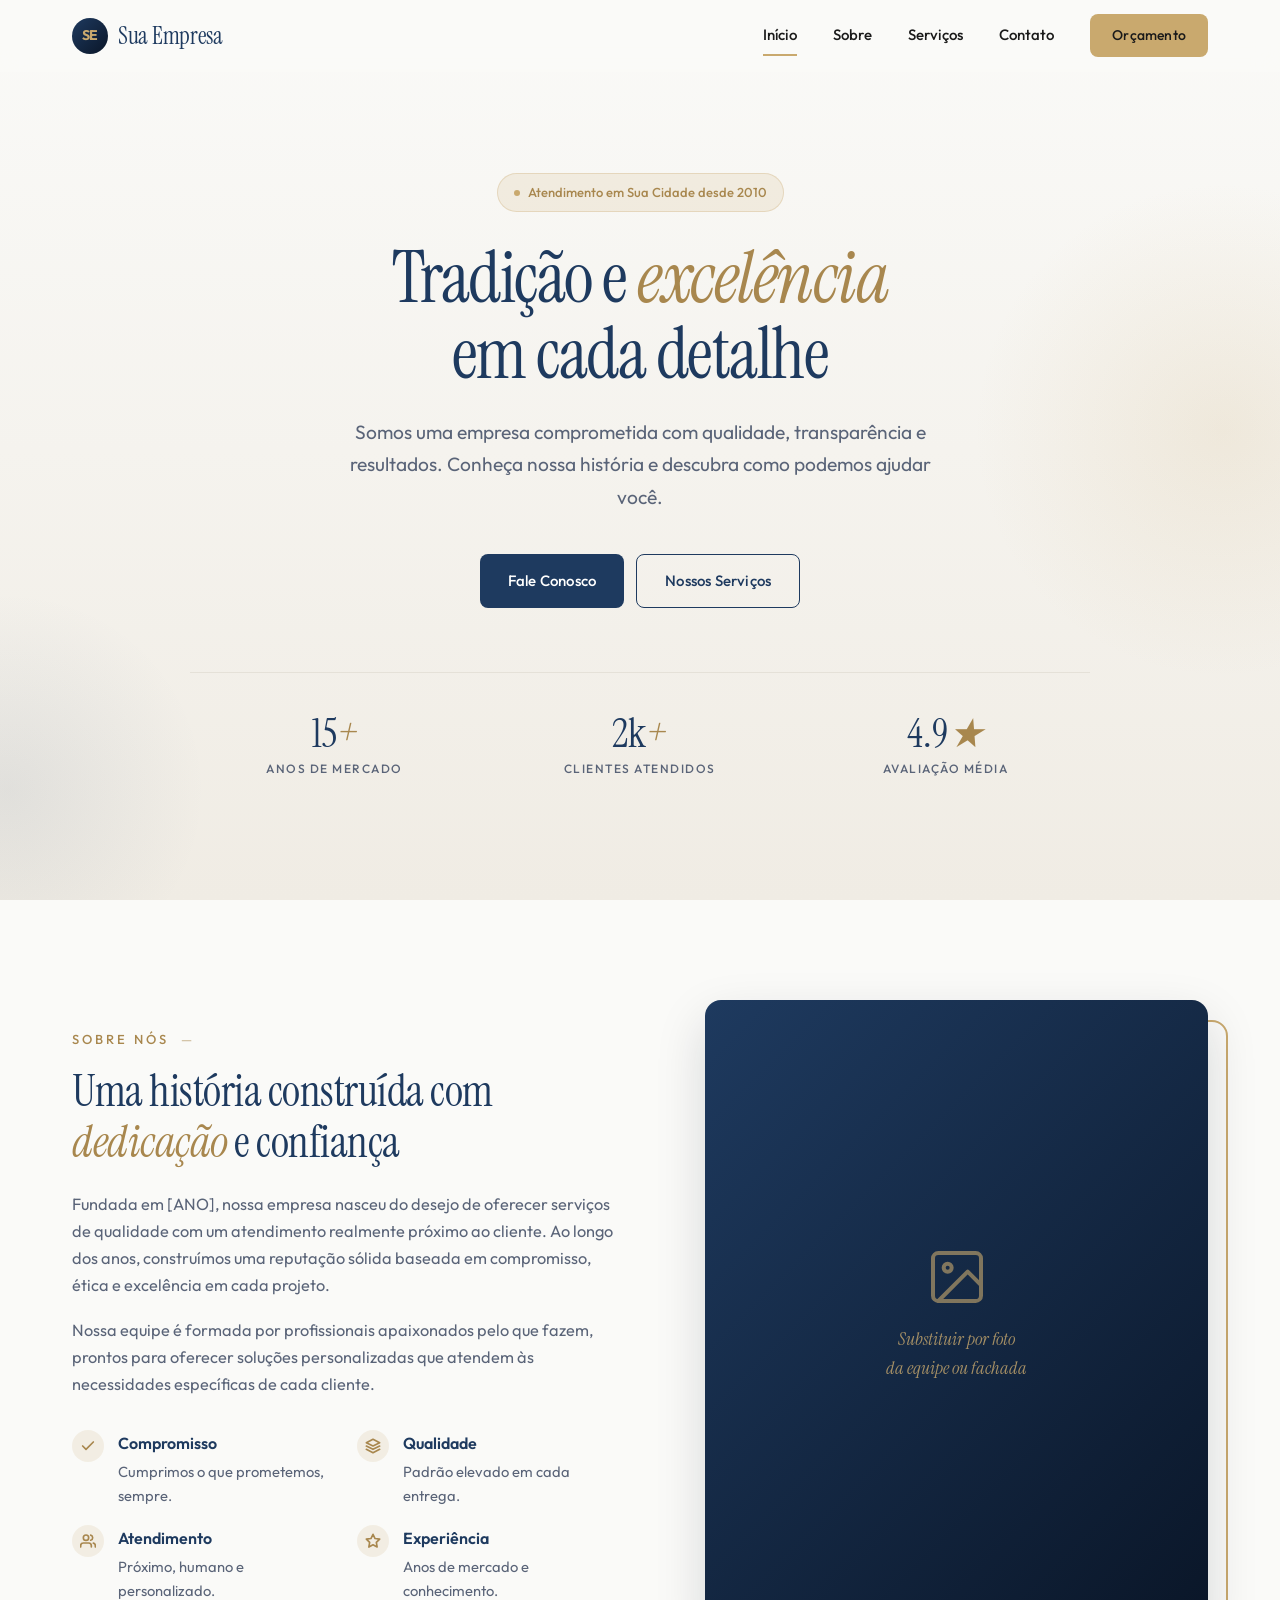
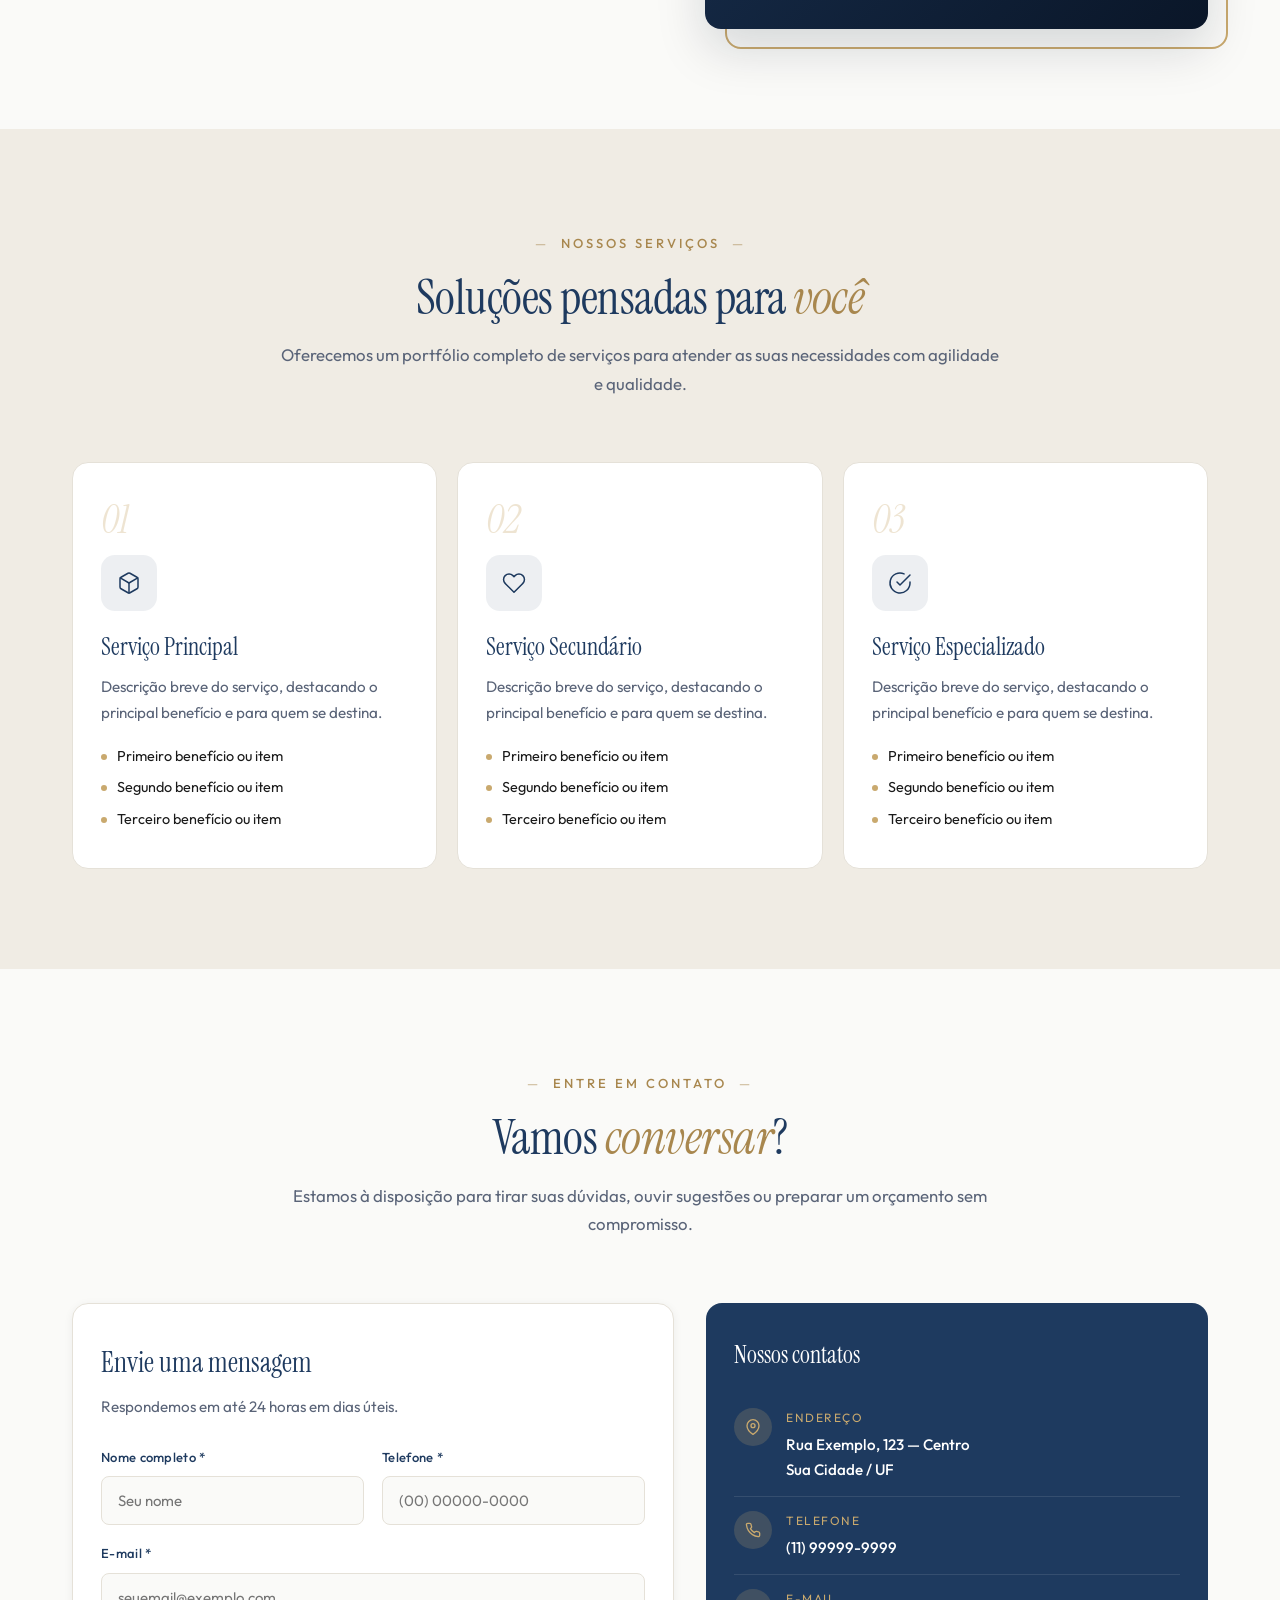
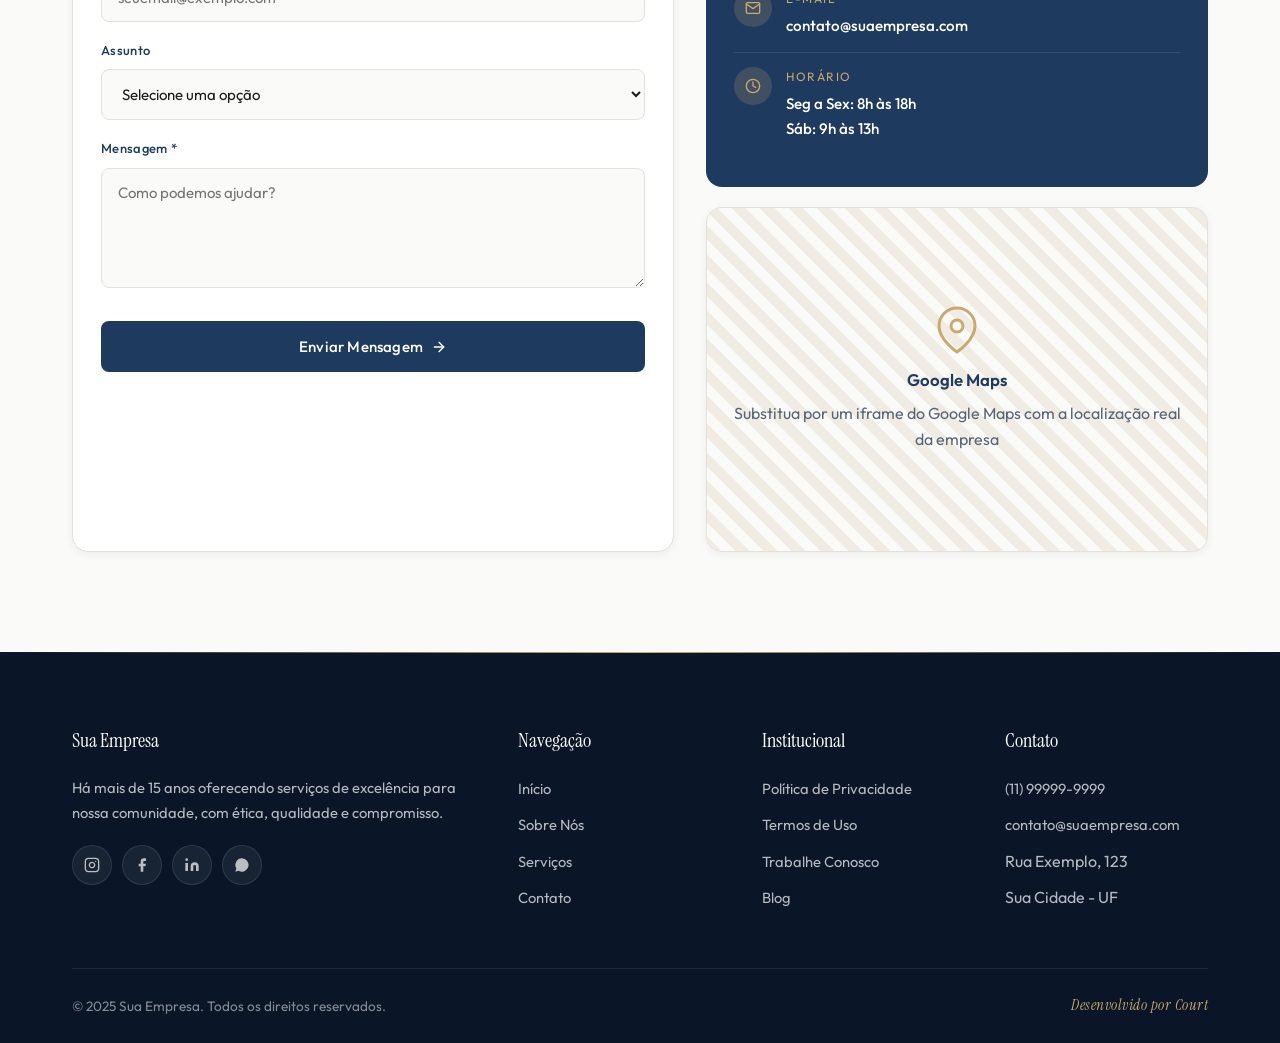
<file: src/site-institucional.html>
<!DOCTYPE html>
<html lang="pt-BR">
<head>
    <meta charset="UTF-8">
    <meta name="viewport" content="width=device-width, initial-scale=1.0">

    <!-- ═══════════════════════════════════════════════════════════════════ -->
    <!-- ⚠️  ALTERAR AQUI: TÍTULO DO SITE (aparece na aba do navegador)      -->
    <!-- ═══════════════════════════════════════════════════════════════════ -->
    <title>Nome da Empresa | Slogan Institucional</title>

    <!-- ⚠️ ALTERAR AQUI: DESCRIÇÃO PARA GOOGLE (máx. 160 caracteres) -->
    <meta name="description" content="Descrição institucional da empresa: o que faz, para quem, diferenciais. Importante para SEO.">

    <!-- ⚠️ ALTERAR AQUI: FAVICON (ícone da aba do navegador) -->
    <link rel="icon" type="image/png" href="favicon.png">

    <!-- Fontes: Instrument Serif (títulos elegantes) + Outfit (texto limpo e moderno) -->
    <link rel="preconnect" href="https://fonts.googleapis.com">
    <link rel="preconnect" href="https://fonts.gstatic.com" crossorigin>
    <link href="https://fonts.googleapis.com/css2?family=Instrument+Serif:ital@0;1&family=Outfit:wght@300;400;500;600;700&display=swap" rel="stylesheet">

    <style>
        /* ╔═══════════════════════════════════════════════════════════════════╗
           ║                                                                   ║
           ║   🎨  PALETA DE CORES E VARIÁVEIS — CENTRAL DE PERSONALIZAÇÃO     ║
           ║                                                                   ║
           ║   ⚠️  ALTERAR AQUI para mudar toda a identidade visual do site    ║
           ║                                                                   ║
           ╚═══════════════════════════════════════════════════════════════════╝ */
        :root {
            /* ─────────── CORES PRINCIPAIS ─────────── */
            --cor-primaria:        #1e3a5f;   /* ⚠️ Azul profundo — cor dominante da marca */
            --cor-primaria-escura: #0a1628;   /* ⚠️ Azul bem escuro — usado em fundos e footer */
            --cor-acento:          #c9a96e;   /* ⚠️ Dourado champagne — destaques e botões */
            --cor-acento-escuro:   #a8874e;   /* ⚠️ Dourado mais escuro — hover dos botões */

            /* ─────────── CORES DE FUNDO ─────────── */
            --cor-fundo:           #fafaf8;   /* ⚠️ Fundo principal (branco quente) */
            --cor-fundo-alt:       #f0ece4;   /* ⚠️ Fundo alternativo de seções */
            --cor-branco:          #ffffff;   /* ⚠️ Branco puro para cards */

            /* ─────────── CORES DE TEXTO ─────────── */
            --cor-texto:           #1a1a1a;   /* ⚠️ Texto principal (quase preto) */
            --cor-texto-suave:     #5a6478;   /* ⚠️ Texto secundário (cinza azulado) */
            --cor-texto-claro:     #9ca3af;   /* ⚠️ Texto mais claro / legendas */
            --cor-borda:           #e5e1d8;   /* ⚠️ Bordas e divisores */

            /* ─────────── CORES DE SISTEMA (formulário) ─────────── */
            --cor-sucesso:         #10b981;   /* ⚠️ Verde de confirmação */
            --cor-erro:            #ef4444;   /* ⚠️ Vermelho de erro */
            --cor-whatsapp:        #25D366;   /* ⚠️ Verde oficial do WhatsApp */

            /* ╔═════════════════════════════════════════════════════════════╗
               ║  🔤  TIPOGRAFIA                                              ║
               ║  ⚠️  Para trocar, mude também o <link> do Google Fonts      ║
               ╚═════════════════════════════════════════════════════════════╝ */
            --fonte-titulo: 'Instrument Serif', Georgia, serif;
            --fonte-texto:  'Outfit', system-ui, -apple-system, sans-serif;

            /* ─────────── ESTRUTURA (normalmente não precisa alterar) ─────────── */
            --raio:          8px;
            --raio-grande:   16px;
            --sombra-suave:  0 2px 10px rgba(10, 22, 40, 0.06);
            --sombra-media:  0 8px 30px rgba(10, 22, 40, 0.08);
            --sombra-forte:  0 20px 50px rgba(10, 22, 40, 0.15);
            --transicao:     0.35s cubic-bezier(0.4, 0, 0.2, 1);
            --altura-header: 72px;
        }

        /* ══════════════════════════════════════════════════════════════════
           RESET E BASE
           ══════════════════════════════════════════════════════════════════ */
        *, *::before, *::after {
            box-sizing: border-box;
            margin: 0;
            padding: 0;
        }

        html {
            scroll-behavior: smooth;
            scroll-padding-top: var(--altura-header);
        }

        body {
            font-family: var(--fonte-texto);
            font-size: 16px;
            font-weight: 400;
            line-height: 1.65;
            color: var(--cor-texto);
            background-color: var(--cor-fundo);
            -webkit-font-smoothing: antialiased;
            overflow-x: hidden;
        }

        img, svg {
            max-width: 100%;
            height: auto;
            display: block;
        }

        a {
            color: inherit;
            text-decoration: none;
        }

        ul { list-style: none; }

        /* Container padrão centralizado */
        .container {
            width: 100%;
            max-width: 1200px;
            margin: 0 auto;
            padding: 0 20px;
        }

        /* ══════════════════════════════════════════════════════════════════
           BOTÕES REUTILIZÁVEIS
           ══════════════════════════════════════════════════════════════════ */
        .botao {
            display: inline-flex;
            align-items: center;
            justify-content: center;
            gap: 8px;
            padding: 14px 28px;
            font-family: var(--fonte-texto);
            font-size: 15px;
            font-weight: 500;
            letter-spacing: 0.2px;
            border: none;
            border-radius: var(--raio);
            cursor: pointer;
            transition: all var(--transicao);
            text-align: center;
            white-space: nowrap;
        }

        .botao-primario {
            background-color: var(--cor-primaria);
            color: var(--cor-branco);
        }

        .botao-primario:hover {
            background-color: var(--cor-primaria-escura);
            transform: translateY(-2px);
            box-shadow: var(--sombra-media);
        }

        .botao-acento {
            background-color: var(--cor-acento);
            color: var(--cor-primaria-escura);
            font-weight: 600;
        }

        .botao-acento:hover {
            background-color: var(--cor-acento-escuro);
            color: var(--cor-branco);
            transform: translateY(-2px);
            box-shadow: var(--sombra-media);
        }

        .botao-contorno {
            background-color: transparent;
            color: var(--cor-primaria);
            border: 1.5px solid var(--cor-primaria);
        }

        .botao-contorno:hover {
            background-color: var(--cor-primaria);
            color: var(--cor-branco);
        }

        /* ══════════════════════════════════════════════════════════════════
           TÍTULOS DE SEÇÃO (padrão reutilizado)
           ══════════════════════════════════════════════════════════════════ */
        .secao-cabecalho {
            text-align: center;
            max-width: 720px;
            margin: 0 auto 64px;
        }

        .secao-etiqueta {
            display: inline-block;
            font-size: 13px;
            font-weight: 500;
            letter-spacing: 3px;
            text-transform: uppercase;
            color: var(--cor-acento-escuro);
            margin-bottom: 16px;
        }

        .secao-etiqueta::before,
        .secao-etiqueta::after {
            content: '—';
            margin: 0 12px;
            opacity: 0.5;
        }

        .secao-cabecalho h2 {
            font-family: var(--fonte-titulo);
            font-size: clamp(2rem, 5vw, 3rem);
            font-weight: 400;
            line-height: 1.15;
            color: var(--cor-primaria);
            letter-spacing: -0.5px;
            margin-bottom: 16px;
        }

        .secao-cabecalho h2 em {
            font-style: italic;
            color: var(--cor-acento-escuro);
        }

        .secao-cabecalho p {
            font-size: 1.05rem;
            color: var(--cor-texto-suave);
            line-height: 1.7;
        }

        /* ╔══════════════════════════════════════════════════════════════════╗
           ║  📌  HEADER FIXO COM MENU DE NAVEGAÇÃO                          ║
           ╚══════════════════════════════════════════════════════════════════╝ */
        .header {
            position: fixed;
            top: 0;
            left: 0;
            width: 100%;
            height: var(--altura-header);
            background-color: rgba(250, 250, 248, 0.9);
            backdrop-filter: blur(12px);
            -webkit-backdrop-filter: blur(12px);
            border-bottom: 1px solid transparent;
            z-index: 1000;
            transition: all var(--transicao);
        }

        .header.rolado {
            background-color: rgba(250, 250, 248, 0.98);
            border-bottom-color: var(--cor-borda);
            box-shadow: var(--sombra-suave);
        }

        .header-conteudo {
            display: flex;
            align-items: center;
            justify-content: space-between;
            height: 100%;
        }

        /* ⚠️ ALTERAR AQUI: Estilo visual da logo (pode trocar por <img>) */
        .logo {
            display: flex;
            align-items: center;
            gap: 10px;
            font-family: var(--fonte-titulo);
            font-size: 1.5rem;
            font-weight: 400;
            color: var(--cor-primaria);
            letter-spacing: -0.3px;
        }

        .logo-marca {
            width: 36px;
            height: 36px;
            background: linear-gradient(135deg, var(--cor-primaria), var(--cor-primaria-escura));
            border-radius: 50%;
            display: flex;
            align-items: center;
            justify-content: center;
            color: var(--cor-acento);
            font-weight: 700;
            font-family: var(--fonte-texto);
            font-size: 14px;
        }

        /* Menu de navegação desktop */
        .nav-desktop {
            display: none;
            align-items: center;
            gap: 36px;
        }

        .nav-desktop a {
            position: relative;
            font-size: 15px;
            font-weight: 500;
            color: var(--cor-texto);
            padding: 8px 0;
            transition: color var(--transicao);
        }

        .nav-desktop a:hover {
            color: var(--cor-acento-escuro);
        }

        /* Sublinhado animado ao passar o mouse */
        .nav-desktop a::after {
            content: '';
            position: absolute;
            bottom: 0;
            left: 0;
            width: 0;
            height: 2px;
            background-color: var(--cor-acento);
            transition: width var(--transicao);
        }

        .nav-desktop a:hover::after,
        .nav-desktop a.ativo::after {
            width: 100%;
        }

        .header .botao {
            padding: 10px 22px;
            font-size: 14px;
        }

        /* Botão hamburguer (só aparece no mobile) */
        .nav-toggle {
            display: flex;
            flex-direction: column;
            gap: 5px;
            background: none;
            border: none;
            padding: 8px;
            cursor: pointer;
            z-index: 1001;
        }

        .nav-toggle span {
            width: 24px;
            height: 2px;
            background-color: var(--cor-primaria);
            transition: all var(--transicao);
            transform-origin: center;
        }

        .nav-toggle.aberto span:nth-child(1) {
            transform: translateY(7px) rotate(45deg);
        }

        .nav-toggle.aberto span:nth-child(2) {
            opacity: 0;
        }

        .nav-toggle.aberto span:nth-child(3) {
            transform: translateY(-7px) rotate(-45deg);
        }

        /* Menu mobile (drawer que desce do topo) */
        .nav-mobile {
            position: fixed;
            top: var(--altura-header);
            left: 0;
            width: 100%;
            height: calc(100vh - var(--altura-header));
            background-color: var(--cor-fundo);
            padding: 40px 24px;
            transform: translateX(100%);
            transition: transform var(--transicao);
            z-index: 999;
            overflow-y: auto;
        }

        .nav-mobile.aberto {
            transform: translateX(0);
        }

        .nav-mobile ul {
            display: flex;
            flex-direction: column;
            gap: 4px;
        }

        .nav-mobile a {
            display: block;
            padding: 18px 0;
            font-family: var(--fonte-titulo);
            font-size: 1.75rem;
            color: var(--cor-primaria);
            border-bottom: 1px solid var(--cor-borda);
            transition: color var(--transicao), padding-left var(--transicao);
        }

        .nav-mobile a:hover {
            color: var(--cor-acento-escuro);
            padding-left: 12px;
        }

        .nav-mobile .botao {
            margin-top: 32px;
            width: 100%;
        }

        /* ╔══════════════════════════════════════════════════════════════════╗
           ║  🎯  HERO SECTION                                                ║
           ╚══════════════════════════════════════════════════════════════════╝ */
        .hero {
            position: relative;
            min-height: 100vh;
            padding: calc(var(--altura-header) + 60px) 0 80px;
            background: linear-gradient(180deg, var(--cor-fundo) 0%, var(--cor-fundo-alt) 100%);
            display: flex;
            align-items: center;
            overflow: hidden;
        }

        /* Elemento decorativo de fundo */
        .hero::before {
            content: '';
            position: absolute;
            top: 20%;
            right: -15%;
            width: 500px;
            height: 500px;
            background: radial-gradient(circle, rgba(201, 169, 110, 0.15) 0%, transparent 70%);
            border-radius: 50%;
            pointer-events: none;
        }

        .hero::after {
            content: '';
            position: absolute;
            bottom: -10%;
            left: -15%;
            width: 400px;
            height: 400px;
            background: radial-gradient(circle, rgba(30, 58, 95, 0.08) 0%, transparent 70%);
            border-radius: 50%;
            pointer-events: none;
        }

        .hero-conteudo {
            position: relative;
            z-index: 1;
            max-width: 900px;
            margin: 0 auto;
            text-align: center;
        }

        .hero-etiqueta {
            display: inline-flex;
            align-items: center;
            gap: 8px;
            padding: 8px 16px;
            background-color: rgba(201, 169, 110, 0.15);
            border: 1px solid rgba(201, 169, 110, 0.3);
            border-radius: 100px;
            font-size: 13px;
            font-weight: 500;
            color: var(--cor-acento-escuro);
            margin-bottom: 28px;
        }

        .hero-etiqueta::before {
            content: '';
            width: 6px;
            height: 6px;
            background-color: var(--cor-acento);
            border-radius: 50%;
            animation: piscar 2s infinite;
        }

        @keyframes piscar {
            0%, 100% { opacity: 1; }
            50% { opacity: 0.4; }
        }

        .hero h1 {
            font-family: var(--fonte-titulo);
            font-size: clamp(2.5rem, 7vw, 4.5rem);
            font-weight: 400;
            line-height: 1.05;
            color: var(--cor-primaria);
            letter-spacing: -1.5px;
            margin-bottom: 24px;
        }

        .hero h1 em {
            font-style: italic;
            color: var(--cor-acento-escuro);
        }

        .hero-subtitulo {
            font-size: clamp(1.05rem, 2vw, 1.2rem);
            color: var(--cor-texto-suave);
            max-width: 600px;
            margin: 0 auto 40px;
            line-height: 1.7;
        }

        .hero-botoes {
            display: flex;
            gap: 12px;
            justify-content: center;
            flex-wrap: wrap;
        }

        /* Números de credibilidade abaixo do hero */
        .hero-numeros {
            margin-top: 64px;
            display: grid;
            grid-template-columns: repeat(3, 1fr);
            gap: 16px;
            padding-top: 40px;
            border-top: 1px solid var(--cor-borda);
        }

        .hero-numero {
            text-align: center;
        }

        .hero-numero-valor {
            font-family: var(--fonte-titulo);
            font-size: clamp(1.75rem, 4vw, 2.5rem);
            color: var(--cor-primaria);
            line-height: 1;
            margin-bottom: 6px;
        }

        .hero-numero-valor em {
            font-style: italic;
            color: var(--cor-acento-escuro);
        }

        .hero-numero-label {
            font-size: 12px;
            font-weight: 500;
            letter-spacing: 1.5px;
            text-transform: uppercase;
            color: var(--cor-texto-suave);
        }

        /* ╔══════════════════════════════════════════════════════════════════╗
           ║  👥  SEÇÃO SOBRE NÓS                                             ║
           ╚══════════════════════════════════════════════════════════════════╝ */
        .sobre {
            padding: 100px 0;
            background-color: var(--cor-fundo);
        }

        .sobre-grid {
            display: grid;
            grid-template-columns: 1fr;
            gap: 48px;
            align-items: center;
        }

        /* Coluna de texto */
        .sobre-texto .secao-etiqueta {
            margin-bottom: 16px;
        }

        .sobre-texto .secao-etiqueta::before {
            display: none;
        }

        .sobre-texto h2 {
            font-family: var(--fonte-titulo);
            font-size: clamp(2rem, 5vw, 2.75rem);
            font-weight: 400;
            line-height: 1.15;
            color: var(--cor-primaria);
            letter-spacing: -0.5px;
            margin-bottom: 24px;
        }

        .sobre-texto h2 em {
            font-style: italic;
            color: var(--cor-acento-escuro);
        }

        .sobre-texto p {
            color: var(--cor-texto-suave);
            margin-bottom: 18px;
            font-size: 1.02rem;
        }

        .sobre-valores {
            margin-top: 32px;
            display: grid;
            grid-template-columns: 1fr;
            gap: 16px;
        }

        .sobre-valor {
            display: flex;
            gap: 14px;
            align-items: flex-start;
        }

        .sobre-valor-icone {
            flex-shrink: 0;
            width: 32px;
            height: 32px;
            background-color: rgba(201, 169, 110, 0.15);
            border-radius: 50%;
            display: flex;
            align-items: center;
            justify-content: center;
            color: var(--cor-acento-escuro);
        }

        .sobre-valor h4 {
            font-size: 1rem;
            font-weight: 600;
            color: var(--cor-primaria);
            margin-bottom: 4px;
        }

        .sobre-valor p {
            font-size: 0.92rem;
            margin: 0;
        }

        /* ⚠️ ALTERAR AQUI: Placeholder da imagem. Substitua o conteúdo por <img src="equipe.jpg" alt="Nossa equipe"> */
        .sobre-imagem {
            position: relative;
            aspect-ratio: 4 / 5;
            background: linear-gradient(135deg, var(--cor-primaria) 0%, var(--cor-primaria-escura) 100%);
            border-radius: var(--raio-grande);
            overflow: hidden;
            box-shadow: var(--sombra-forte);
        }

        /* Este é só o placeholder visual - remover ao colocar imagem real */
        .sobre-imagem-placeholder {
            position: absolute;
            inset: 0;
            display: flex;
            flex-direction: column;
            align-items: center;
            justify-content: center;
            color: var(--cor-acento);
            text-align: center;
            padding: 20px;
        }

        .sobre-imagem-placeholder svg {
            width: 64px;
            height: 64px;
            margin-bottom: 16px;
            opacity: 0.6;
        }

        .sobre-imagem-placeholder p {
            font-family: var(--fonte-titulo);
            font-style: italic;
            font-size: 1.1rem;
            opacity: 0.8;
        }

        /* Moldura decorativa atrás da imagem */
        .sobre-imagem-moldura {
            position: absolute;
            top: 20px;
            left: 20px;
            right: -20px;
            bottom: -20px;
            border: 2px solid var(--cor-acento);
            border-radius: var(--raio-grande);
            z-index: -1;
        }

        .sobre-imagem-wrapper {
            position: relative;
        }

        /* ╔══════════════════════════════════════════════════════════════════╗
           ║  🛠️  SEÇÃO DE SERVIÇOS                                           ║
           ╚══════════════════════════════════════════════════════════════════╝ */
        .servicos {
            padding: 100px 0;
            background-color: var(--cor-fundo-alt);
            position: relative;
        }

        .servicos-grid {
            display: grid;
            grid-template-columns: 1fr;
            gap: 20px;
        }

        .servico-card {
            position: relative;
            background-color: var(--cor-branco);
            border: 1px solid var(--cor-borda);
            border-radius: var(--raio-grande);
            padding: 36px 28px;
            transition: all var(--transicao);
            overflow: hidden;
        }

        /* Barra dourada superior animada */
        .servico-card::before {
            content: '';
            position: absolute;
            top: 0;
            left: 0;
            width: 0;
            height: 3px;
            background-color: var(--cor-acento);
            transition: width var(--transicao);
        }

        .servico-card:hover {
            transform: translateY(-6px);
            box-shadow: var(--sombra-forte);
            border-color: var(--cor-acento);
        }

        .servico-card:hover::before {
            width: 100%;
        }

        .servico-numero {
            font-family: var(--fonte-titulo);
            font-style: italic;
            font-size: 2.5rem;
            color: var(--cor-acento);
            opacity: 0.3;
            line-height: 1;
            margin-bottom: 16px;
        }

        .servico-icone {
            width: 56px;
            height: 56px;
            background-color: rgba(30, 58, 95, 0.08);
            border-radius: 14px;
            display: flex;
            align-items: center;
            justify-content: center;
            color: var(--cor-primaria);
            margin-bottom: 20px;
        }

        .servico-card h3 {
            font-family: var(--fonte-titulo);
            font-size: 1.5rem;
            font-weight: 400;
            color: var(--cor-primaria);
            margin-bottom: 12px;
            line-height: 1.3;
        }

        .servico-card p {
            color: var(--cor-texto-suave);
            font-size: 0.95rem;
            margin-bottom: 20px;
        }

        .servico-card ul {
            display: flex;
            flex-direction: column;
            gap: 8px;
        }

        .servico-card ul li {
            display: flex;
            align-items: center;
            gap: 10px;
            font-size: 0.9rem;
            color: var(--cor-texto);
        }

        .servico-card ul li::before {
            content: '';
            width: 6px;
            height: 6px;
            background-color: var(--cor-acento);
            border-radius: 50%;
            flex-shrink: 0;
        }

        /* ╔══════════════════════════════════════════════════════════════════╗
           ║  📧  SEÇÃO DE CONTATO (Formulário + Mapa)                        ║
           ╚══════════════════════════════════════════════════════════════════╝ */
        .contato {
            padding: 100px 0;
            background-color: var(--cor-fundo);
        }

        .contato-grid {
            display: grid;
            grid-template-columns: 1fr;
            gap: 40px;
        }

        /* ───── Formulário ───── */
        .contato-form-wrapper {
            background-color: var(--cor-branco);
            border: 1px solid var(--cor-borda);
            border-radius: var(--raio-grande);
            padding: 36px 28px;
            box-shadow: var(--sombra-suave);
        }

        .contato-form-wrapper h3 {
            font-family: var(--fonte-titulo);
            font-size: 1.75rem;
            font-weight: 400;
            color: var(--cor-primaria);
            margin-bottom: 8px;
        }

        .contato-form-wrapper > p {
            color: var(--cor-texto-suave);
            margin-bottom: 28px;
            font-size: 0.95rem;
        }

        .form-grupo {
            margin-bottom: 18px;
        }

        .form-grupo label {
            display: block;
            font-size: 13px;
            font-weight: 500;
            color: var(--cor-primaria);
            margin-bottom: 8px;
            letter-spacing: 0.3px;
        }

        .form-grupo input,
        .form-grupo textarea,
        .form-grupo select {
            width: 100%;
            padding: 14px 16px;
            font-family: var(--fonte-texto);
            font-size: 15px;
            color: var(--cor-texto);
            background-color: var(--cor-fundo);
            border: 1.5px solid var(--cor-borda);
            border-radius: var(--raio);
            transition: all var(--transicao);
        }

        .form-grupo input:focus,
        .form-grupo textarea:focus,
        .form-grupo select:focus {
            outline: none;
            border-color: var(--cor-acento);
            background-color: var(--cor-branco);
            box-shadow: 0 0 0 3px rgba(201, 169, 110, 0.15);
        }

        .form-grupo textarea {
            resize: vertical;
            min-height: 120px;
        }

        .form-linha {
            display: grid;
            grid-template-columns: 1fr;
            gap: 18px;
        }

        .form-botao {
            width: 100%;
            padding: 16px;
            margin-top: 8px;
            font-size: 15px;
        }

        /* Mensagem de feedback após envio */
        .form-mensagem {
            display: none;
            padding: 14px 16px;
            border-radius: var(--raio);
            margin-top: 16px;
            font-size: 14px;
            font-weight: 500;
        }

        .form-mensagem.sucesso {
            display: block;
            background-color: rgba(16, 185, 129, 0.1);
            color: var(--cor-sucesso);
            border: 1px solid rgba(16, 185, 129, 0.3);
        }

        .form-mensagem.erro {
            display: block;
            background-color: rgba(239, 68, 68, 0.1);
            color: var(--cor-erro);
            border: 1px solid rgba(239, 68, 68, 0.3);
        }

        /* ───── Coluna de informações e mapa ───── */
        .contato-info {
            display: flex;
            flex-direction: column;
            gap: 20px;
        }

        .contato-info-card {
            background-color: var(--cor-primaria);
            color: var(--cor-branco);
            border-radius: var(--raio-grande);
            padding: 32px 28px;
        }

        .contato-info-card h3 {
            font-family: var(--fonte-titulo);
            font-size: 1.5rem;
            font-weight: 400;
            margin-bottom: 20px;
        }

        .contato-info-item {
            display: flex;
            align-items: flex-start;
            gap: 14px;
            padding: 14px 0;
            border-bottom: 1px solid rgba(255, 255, 255, 0.1);
        }

        .contato-info-item:last-child {
            border-bottom: none;
        }

        .contato-info-icone {
            flex-shrink: 0;
            width: 38px;
            height: 38px;
            background-color: rgba(201, 169, 110, 0.2);
            border-radius: 50%;
            display: flex;
            align-items: center;
            justify-content: center;
            color: var(--cor-acento);
        }

        .contato-info-texto {
            flex: 1;
        }

        .contato-info-titulo {
            font-size: 12px;
            letter-spacing: 1.5px;
            text-transform: uppercase;
            color: var(--cor-acento);
            margin-bottom: 4px;
        }

        .contato-info-valor {
            font-size: 0.95rem;
            color: var(--cor-branco);
            font-weight: 500;
        }

        .contato-info-valor a:hover {
            color: var(--cor-acento);
        }

        /* ⚠️ ALTERAR AQUI: Container do Google Maps. Substitua pelo iframe real do Maps. */
        .contato-mapa {
            border-radius: var(--raio-grande);
            overflow: hidden;
            aspect-ratio: 16 / 11;
            background-color: var(--cor-fundo-alt);
            border: 1px solid var(--cor-borda);
            box-shadow: var(--sombra-suave);
        }

        .contato-mapa iframe {
            width: 100%;
            height: 100%;
            border: 0;
            display: block;
        }

        /* Placeholder visual caso o iframe não esteja configurado */
        .contato-mapa-placeholder {
            width: 100%;
            height: 100%;
            display: flex;
            flex-direction: column;
            align-items: center;
            justify-content: center;
            color: var(--cor-texto-suave);
            text-align: center;
            padding: 20px;
            background: repeating-linear-gradient(
                45deg,
                var(--cor-fundo-alt),
                var(--cor-fundo-alt) 10px,
                var(--cor-fundo) 10px,
                var(--cor-fundo) 20px
            );
        }

        .contato-mapa-placeholder svg {
            width: 48px;
            height: 48px;
            margin-bottom: 12px;
            color: var(--cor-acento);
        }

        .contato-mapa-placeholder strong {
            color: var(--cor-primaria);
            font-size: 1.05rem;
            margin-bottom: 6px;
            font-weight: 600;
        }

        /* ╔══════════════════════════════════════════════════════════════════╗
           ║  🦶  FOOTER                                                      ║
           ╚══════════════════════════════════════════════════════════════════╝ */
        .footer {
            background-color: var(--cor-primaria-escura);
            color: rgba(255, 255, 255, 0.7);
            padding: 72px 0 24px;
            position: relative;
            overflow: hidden;
        }

        .footer::before {
            content: '';
            position: absolute;
            top: 0;
            left: 0;
            width: 100%;
            height: 1px;
            background: linear-gradient(90deg, transparent, var(--cor-acento), transparent);
        }

        .footer-grid {
            display: grid;
            grid-template-columns: 1fr;
            gap: 40px;
            margin-bottom: 48px;
        }

        .footer-coluna h4 {
            font-family: var(--fonte-titulo);
            font-size: 1.25rem;
            font-weight: 400;
            color: var(--cor-branco);
            margin-bottom: 18px;
        }

        .footer-coluna p {
            font-size: 0.92rem;
            line-height: 1.7;
            margin-bottom: 20px;
        }

        .footer-coluna ul li {
            margin-bottom: 10px;
        }

        .footer-coluna a {
            font-size: 0.92rem;
            color: rgba(255, 255, 255, 0.7);
            transition: all var(--transicao);
            display: inline-block;
        }

        .footer-coluna a:hover {
            color: var(--cor-acento);
            transform: translateX(4px);
        }

        /* Redes sociais */
        .redes-sociais {
            display: flex;
            gap: 10px;
        }

        .redes-sociais a {
            width: 40px;
            height: 40px;
            border-radius: 50%;
            background-color: rgba(255, 255, 255, 0.06);
            border: 1px solid rgba(255, 255, 255, 0.1);
            display: flex;
            align-items: center;
            justify-content: center;
            transition: all var(--transicao);
        }

        .redes-sociais a:hover {
            background-color: var(--cor-acento);
            border-color: var(--cor-acento);
            color: var(--cor-primaria-escura);
            transform: translateY(-3px);
        }

        .redes-sociais svg {
            width: 16px;
            height: 16px;
        }

        /* Linha final do footer */
        .footer-final {
            border-top: 1px solid rgba(255, 255, 255, 0.08);
            padding-top: 24px;
            display: flex;
            flex-direction: column;
            align-items: center;
            gap: 8px;
            text-align: center;
        }

        .footer-copyright {
            font-size: 0.85rem;
            color: rgba(255, 255, 255, 0.5);
        }

        /* Assinatura centralizada (OBRIGATÓRIA — não remover) */
        .footer-assinatura {
            font-family: var(--fonte-titulo);
            font-style: italic;
            font-size: 0.95rem;
            color: var(--cor-acento);
            letter-spacing: 0.5px;
        }

        /* Animação de entrada */
        .fade-in {
            opacity: 0;
            transform: translateY(24px);
            transition: opacity 0.7s ease, transform 0.7s ease;
        }

        .fade-in.visivel {
            opacity: 1;
            transform: translateY(0);
        }

        /* ╔══════════════════════════════════════════════════════════════════╗
           ║  📱  RESPONSIVIDADE — MOBILE FIRST                               ║
           ╚══════════════════════════════════════════════════════════════════╝ */

        /* Tablet a partir de 640px */
        @media (min-width: 640px) {
            .container { padding: 0 32px; }
            .servicos-grid { grid-template-columns: repeat(2, 1fr); }
            .form-linha { grid-template-columns: 1fr 1fr; }
            .footer-grid { grid-template-columns: repeat(2, 1fr); }
        }

        /* Desktop a partir de 960px */
        @media (min-width: 960px) {
            .nav-desktop { display: flex; }
            .nav-toggle { display: none; }
            .nav-mobile { display: none; }

            .sobre-grid {
                grid-template-columns: 1.1fr 1fr;
                gap: 80px;
            }

            .sobre-valores { grid-template-columns: 1fr 1fr; }

            .contato-grid {
                grid-template-columns: 1.2fr 1fr;
                gap: 32px;
            }

            .footer-grid { grid-template-columns: 2fr 1fr 1fr 1fr; }
            .footer-final { flex-direction: row; justify-content: space-between; }
        }

        /* Desktop grande a partir de 1024px */
        @media (min-width: 1024px) {
            .servicos-grid { grid-template-columns: repeat(3, 1fr); }
        }
    </style>
</head>
<body>

    <!-- ╔══════════════════════════════════════════════════════════════════╗
         ║  📌  HEADER FIXO (sempre visível no topo)                        ║
         ╚══════════════════════════════════════════════════════════════════╝ -->
    <header class="header" id="header">
        <div class="container header-conteudo">

            <!-- ⚠️ ALTERAR AQUI: LOGO DA EMPRESA (substitua por <img src="logo.png">) -->
            <a href="#inicio" class="logo">
                <span class="logo-marca">SE</span>
                <span>Sua Empresa</span>
            </a>

            <!-- Menu Desktop -->
            <nav class="nav-desktop">
                <!-- ⚠️ ALTERAR AQUI: TEXTOS DOS LINKS DE NAVEGAÇÃO (se traduzir, atualizar também no menu mobile) -->
                <a href="#inicio" class="ativo">Início</a>
                <a href="#sobre">Sobre</a>
                <a href="#servicos">Serviços</a>
                <a href="#contato">Contato</a>
                <!-- ⚠️ ALTERAR AQUI: Link do botão do header (WhatsApp recomendado) -->
                <a href="#contato" class="botao botao-acento">Orçamento</a>
            </nav>

            <!-- Botão Hamburguer (mobile) -->
            <button class="nav-toggle" id="navToggle" aria-label="Abrir menu">
                <span></span>
                <span></span>
                <span></span>
            </button>
        </div>

        <!-- Menu Mobile -->
        <nav class="nav-mobile" id="navMobile">
            <ul>
                <!-- ⚠️ ALTERAR AQUI: Mesmos links do menu desktop -->
                <li><a href="#inicio">Início</a></li>
                <li><a href="#sobre">Sobre</a></li>
                <li><a href="#servicos">Serviços</a></li>
                <li><a href="#contato">Contato</a></li>
            </ul>
            <a href="#contato" class="botao botao-acento">Solicitar Orçamento</a>
        </nav>
    </header>

    <!-- ╔══════════════════════════════════════════════════════════════════╗
         ║  🎯  HERO SECTION                                                ║
         ╚══════════════════════════════════════════════════════════════════╝ -->
    <section class="hero" id="inicio">
        <div class="container">
            <div class="hero-conteudo fade-in">

                <!-- ⚠️ ALTERAR AQUI: Etiqueta pequena acima do título (ex: "Desde 1995", "Premiados em 2024") -->
                <span class="hero-etiqueta">Atendimento em Sua Cidade desde 2010</span>

                <!-- ⚠️ ALTERAR AQUI: TÍTULO PRINCIPAL DA EMPRESA (use <em> para destacar palavras) -->
                <h1>
                    Tradição e <em>excelência</em><br>
                    em cada detalhe
                </h1>

                <!-- ⚠️ ALTERAR AQUI: Subtítulo / descrição resumida do que a empresa faz -->
                <p class="hero-subtitulo">
                    Somos uma empresa comprometida com qualidade, transparência e resultados.
                    Conheça nossa história e descubra como podemos ajudar você.
                </p>

                <div class="hero-botoes">
                    <!-- ⚠️ ALTERAR AQUI: Texto e link do botão principal -->
                    <a href="#contato" class="botao botao-primario">Fale Conosco</a>
                    <!-- ⚠️ ALTERAR AQUI: Texto e link do botão secundário -->
                    <a href="#servicos" class="botao botao-contorno">Nossos Serviços</a>
                </div>

                <!-- Números de credibilidade -->
                <div class="hero-numeros">
                    <!-- ⚠️ ALTERAR AQUI: Números e labels (mantenha formato curto: 15+, 2k+, etc.) -->
                    <div class="hero-numero">
                        <div class="hero-numero-valor">15<em>+</em></div>
                        <div class="hero-numero-label">Anos de Mercado</div>
                    </div>
                    <div class="hero-numero">
                        <div class="hero-numero-valor">2k<em>+</em></div>
                        <div class="hero-numero-label">Clientes Atendidos</div>
                    </div>
                    <div class="hero-numero">
                        <div class="hero-numero-valor">4.9<em>★</em></div>
                        <div class="hero-numero-label">Avaliação Média</div>
                    </div>
                </div>

            </div>
        </div>
    </section>

    <!-- ╔══════════════════════════════════════════════════════════════════╗
         ║  👥  SEÇÃO SOBRE NÓS                                             ║
         ╚══════════════════════════════════════════════════════════════════╝ -->
    <section class="sobre" id="sobre">
        <div class="container">
            <div class="sobre-grid">

                <!-- Coluna de texto -->
                <div class="sobre-texto fade-in">
                    <span class="secao-etiqueta">Sobre Nós</span>

                    <!-- ⚠️ ALTERAR AQUI: Título da seção Sobre -->
                    <h2>Uma história construída com <em>dedicação</em> e confiança</h2>

                    <!-- ⚠️ ALTERAR AQUI: Primeiro parágrafo sobre a empresa (história, origem) -->
                    <p>
                        Fundada em [ANO], nossa empresa nasceu do desejo de oferecer serviços de qualidade
                        com um atendimento realmente próximo ao cliente. Ao longo dos anos, construímos uma
                        reputação sólida baseada em compromisso, ética e excelência em cada projeto.
                    </p>

                    <!-- ⚠️ ALTERAR AQUI: Segundo parágrafo (missão ou diferencial) -->
                    <p>
                        Nossa equipe é formada por profissionais apaixonados pelo que fazem, prontos para
                        oferecer soluções personalizadas que atendem às necessidades específicas de cada cliente.
                    </p>

                    <!-- Valores da empresa (3-4 cards pequenos) -->
                    <div class="sobre-valores">

                        <!-- VALOR 1 -->
                        <div class="sobre-valor">
                            <div class="sobre-valor-icone">
                                <svg width="16" height="16" viewBox="0 0 24 24" fill="none" stroke="currentColor" stroke-width="2.5" stroke-linecap="round" stroke-linejoin="round">
                                    <polyline points="20 6 9 17 4 12"></polyline>
                                </svg>
                            </div>
                            <div>
                                <!-- ⚠️ ALTERAR AQUI: Título e texto do valor 1 -->
                                <h4>Compromisso</h4>
                                <p>Cumprimos o que prometemos, sempre.</p>
                            </div>
                        </div>

                        <!-- VALOR 2 -->
                        <div class="sobre-valor">
                            <div class="sobre-valor-icone">
                                <svg width="16" height="16" viewBox="0 0 24 24" fill="none" stroke="currentColor" stroke-width="2.5" stroke-linecap="round" stroke-linejoin="round">
                                    <path d="M12 2L2 7l10 5 10-5-10-5zM2 17l10 5 10-5M2 12l10 5 10-5"/>
                                </svg>
                            </div>
                            <div>
                                <!-- ⚠️ ALTERAR AQUI: Título e texto do valor 2 -->
                                <h4>Qualidade</h4>
                                <p>Padrão elevado em cada entrega.</p>
                            </div>
                        </div>

                        <!-- VALOR 3 -->
                        <div class="sobre-valor">
                            <div class="sobre-valor-icone">
                                <svg width="16" height="16" viewBox="0 0 24 24" fill="none" stroke="currentColor" stroke-width="2.5" stroke-linecap="round" stroke-linejoin="round">
                                    <path d="M17 21v-2a4 4 0 00-4-4H5a4 4 0 00-4 4v2"/>
                                    <circle cx="9" cy="7" r="4"/>
                                    <path d="M23 21v-2a4 4 0 00-3-3.87M16 3.13a4 4 0 010 7.75"/>
                                </svg>
                            </div>
                            <div>
                                <!-- ⚠️ ALTERAR AQUI: Título e texto do valor 3 -->
                                <h4>Atendimento</h4>
                                <p>Próximo, humano e personalizado.</p>
                            </div>
                        </div>

                        <!-- VALOR 4 -->
                        <div class="sobre-valor">
                            <div class="sobre-valor-icone">
                                <svg width="16" height="16" viewBox="0 0 24 24" fill="none" stroke="currentColor" stroke-width="2.5" stroke-linecap="round" stroke-linejoin="round">
                                    <path d="M12 2l3.09 6.26L22 9.27l-5 4.87 1.18 6.88L12 17.77l-6.18 3.25L7 14.14 2 9.27l6.91-1.01L12 2z"/>
                                </svg>
                            </div>
                            <div>
                                <!-- ⚠️ ALTERAR AQUI: Título e texto do valor 4 -->
                                <h4>Experiência</h4>
                                <p>Anos de mercado e conhecimento.</p>
                            </div>
                        </div>

                    </div>
                </div>

                <!-- ⚠️ ALTERAR AQUI: IMAGEM DA EQUIPE / FACHADA -->
                <!-- Para usar imagem real, substitua TODO o conteúdo de .sobre-imagem pelo <img>: -->
                <!--    <img src="fachada.jpg" alt="Nossa equipe / fachada" style="width:100%; height:100%; object-fit:cover;"> -->
                <div class="sobre-imagem-wrapper fade-in">
                    <div class="sobre-imagem-moldura"></div>
                    <div class="sobre-imagem">
                        <div class="sobre-imagem-placeholder">
                            <svg viewBox="0 0 24 24" fill="none" stroke="currentColor" stroke-width="1.5" stroke-linecap="round" stroke-linejoin="round">
                                <rect x="3" y="3" width="18" height="18" rx="2" ry="2"/>
                                <circle cx="8.5" cy="8.5" r="1.5"/>
                                <polyline points="21 15 16 10 5 21"/>
                            </svg>
                            <p>Substituir por foto<br>da equipe ou fachada</p>
                        </div>
                    </div>
                </div>

            </div>
        </div>
    </section>

    <!-- ╔══════════════════════════════════════════════════════════════════╗
         ║  🛠️  SEÇÃO DE SERVIÇOS                                           ║
         ╚══════════════════════════════════════════════════════════════════╝ -->
    <section class="servicos" id="servicos">
        <div class="container">

            <div class="secao-cabecalho fade-in">
                <span class="secao-etiqueta">Nossos Serviços</span>
                <!-- ⚠️ ALTERAR AQUI: Título da seção de serviços -->
                <h2>Soluções pensadas para <em>você</em></h2>
                <!-- ⚠️ ALTERAR AQUI: Subtítulo explicativo -->
                <p>Oferecemos um portfólio completo de serviços para atender as suas necessidades com agilidade e qualidade.</p>
            </div>

            <div class="servicos-grid">

                <!-- ┌─────────────── SERVIÇO 1 ───────────────┐ -->
                <div class="servico-card fade-in">
                    <div class="servico-numero">01</div>
                    <!-- ⚠️ ALTERAR AQUI: Ícone do serviço 1 (troque o SVG) -->
                    <div class="servico-icone">
                        <svg width="24" height="24" viewBox="0 0 24 24" fill="none" stroke="currentColor" stroke-width="1.5" stroke-linecap="round" stroke-linejoin="round">
                            <path d="M21 16V8a2 2 0 00-1-1.73l-7-4a2 2 0 00-2 0l-7 4A2 2 0 003 8v8a2 2 0 001 1.73l7 4a2 2 0 002 0l7-4A2 2 0 0021 16z"/>
                            <polyline points="3.27 6.96 12 12.01 20.73 6.96"/>
                            <line x1="12" y1="22.08" x2="12" y2="12"/>
                        </svg>
                    </div>
                    <!-- ⚠️ ALTERAR AQUI: Nome do serviço 1 -->
                    <h3>Serviço Principal</h3>
                    <!-- ⚠️ ALTERAR AQUI: Descrição curta do serviço 1 -->
                    <p>Descrição breve do serviço, destacando o principal benefício e para quem se destina.</p>
                    <ul>
                        <!-- ⚠️ ALTERAR AQUI: Tópicos/itens do serviço 1 -->
                        <li>Primeiro benefício ou item</li>
                        <li>Segundo benefício ou item</li>
                        <li>Terceiro benefício ou item</li>
                    </ul>
                </div>

                <!-- ┌─────────────── SERVIÇO 2 ───────────────┐ -->
                <div class="servico-card fade-in">
                    <div class="servico-numero">02</div>
                    <!-- ⚠️ ALTERAR AQUI: Ícone do serviço 2 -->
                    <div class="servico-icone">
                        <svg width="24" height="24" viewBox="0 0 24 24" fill="none" stroke="currentColor" stroke-width="1.5" stroke-linecap="round" stroke-linejoin="round">
                            <path d="M20.84 4.61a5.5 5.5 0 00-7.78 0L12 5.67l-1.06-1.06a5.5 5.5 0 00-7.78 7.78l1.06 1.06L12 21.23l7.78-7.78 1.06-1.06a5.5 5.5 0 000-7.78z"/>
                        </svg>
                    </div>
                    <!-- ⚠️ ALTERAR AQUI: Nome do serviço 2 -->
                    <h3>Serviço Secundário</h3>
                    <!-- ⚠️ ALTERAR AQUI: Descrição do serviço 2 -->
                    <p>Descrição breve do serviço, destacando o principal benefício e para quem se destina.</p>
                    <ul>
                        <!-- ⚠️ ALTERAR AQUI: Tópicos do serviço 2 -->
                        <li>Primeiro benefício ou item</li>
                        <li>Segundo benefício ou item</li>
                        <li>Terceiro benefício ou item</li>
                    </ul>
                </div>

                <!-- ┌─────────────── SERVIÇO 3 ───────────────┐ -->
                <div class="servico-card fade-in">
                    <div class="servico-numero">03</div>
                    <!-- ⚠️ ALTERAR AQUI: Ícone do serviço 3 -->
                    <div class="servico-icone">
                        <svg width="24" height="24" viewBox="0 0 24 24" fill="none" stroke="currentColor" stroke-width="1.5" stroke-linecap="round" stroke-linejoin="round">
                            <path d="M22 11.08V12a10 10 0 11-5.93-9.14"/>
                            <polyline points="22 4 12 14.01 9 11.01"/>
                        </svg>
                    </div>
                    <!-- ⚠️ ALTERAR AQUI: Nome do serviço 3 -->
                    <h3>Serviço Especializado</h3>
                    <!-- ⚠️ ALTERAR AQUI: Descrição do serviço 3 -->
                    <p>Descrição breve do serviço, destacando o principal benefício e para quem se destina.</p>
                    <ul>
                        <!-- ⚠️ ALTERAR AQUI: Tópicos do serviço 3 -->
                        <li>Primeiro benefício ou item</li>
                        <li>Segundo benefício ou item</li>
                        <li>Terceiro benefício ou item</li>
                    </ul>
                </div>

                <!-- ┌─────────────── SERVIÇO 4 (opcional - remova se não precisar) ───────────────┐ -->
                <!--
                <div class="servico-card fade-in">
                    <div class="servico-numero">04</div>
                    <div class="servico-icone">...</div>
                    <h3>Quarto Serviço</h3>
                    <p>Descrição...</p>
                    <ul><li>Item 1</li><li>Item 2</li><li>Item 3</li></ul>
                </div>
                -->

            </div>
        </div>
    </section>

    <!-- ╔══════════════════════════════════════════════════════════════════╗
         ║  📧  SEÇÃO DE CONTATO                                             ║
         ╚══════════════════════════════════════════════════════════════════╝ -->
    <section class="contato" id="contato">
        <div class="container">

            <div class="secao-cabecalho fade-in">
                <span class="secao-etiqueta">Entre em Contato</span>
                <!-- ⚠️ ALTERAR AQUI: Título da seção de contato -->
                <h2>Vamos <em>conversar</em>?</h2>
                <!-- ⚠️ ALTERAR AQUI: Subtítulo -->
                <p>Estamos à disposição para tirar suas dúvidas, ouvir sugestões ou preparar um orçamento sem compromisso.</p>
            </div>

            <div class="contato-grid">

                <!-- ─────────────── FORMULÁRIO ─────────────── -->
                <div class="contato-form-wrapper fade-in">
                    <h3>Envie uma mensagem</h3>
                    <p>Respondemos em até 24 horas em dias úteis.</p>

                    <!-- ⚠️ ATENÇÃO: Este formulário NÃO envia e-mail sozinho.
                         Para funcionar de verdade, você precisa:
                         1) Configurar um serviço como Formspree, Web3Forms, EmailJS, ou
                         2) Ter um backend próprio (PHP, Node, etc).
                         Substitua o `action` do <form> pelo endpoint do seu serviço. -->
                    <form id="formContato" action="#" method="POST" novalidate>

                        <div class="form-linha">
                            <div class="form-grupo">
                                <!-- ⚠️ ALTERAR AQUI: Label do campo nome, se quiser traduzir -->
                                <label for="nome">Nome completo *</label>
                                <input type="text" id="nome" name="nome" required placeholder="Seu nome">
                            </div>

                            <div class="form-grupo">
                                <label for="telefone">Telefone *</label>
                                <input type="tel" id="telefone" name="telefone" required placeholder="(00) 00000-0000">
                            </div>
                        </div>

                        <div class="form-grupo">
                            <label for="email">E-mail *</label>
                            <input type="email" id="email" name="email" required placeholder="seuemail@exemplo.com">
                        </div>

                        <div class="form-grupo">
                            <label for="assunto">Assunto</label>
                            <!-- ⚠️ ALTERAR AQUI: Opções do select - ajuste conforme os serviços da empresa -->
                            <select id="assunto" name="assunto">
                                <option value="">Selecione uma opção</option>
                                <option value="orcamento">Solicitar orçamento</option>
                                <option value="duvidas">Tirar dúvidas</option>
                                <option value="parceria">Parcerias</option>
                                <option value="outro">Outro assunto</option>
                            </select>
                        </div>

                        <div class="form-grupo">
                            <label for="mensagem">Mensagem *</label>
                            <textarea id="mensagem" name="mensagem" required placeholder="Como podemos ajudar?"></textarea>
                        </div>

                        <button type="submit" class="botao botao-primario form-botao">
                            Enviar Mensagem
                            <svg width="16" height="16" viewBox="0 0 24 24" fill="none" stroke="currentColor" stroke-width="2" stroke-linecap="round" stroke-linejoin="round">
                                <line x1="5" y1="12" x2="19" y2="12"/>
                                <polyline points="12 5 19 12 12 19"/>
                            </svg>
                        </button>

                        <!-- Mensagens de feedback (aparecem via JS) -->
                        <div class="form-mensagem" id="formMensagem"></div>

                    </form>
                </div>

                <!-- ─────────────── INFORMAÇÕES + MAPA ─────────────── -->
                <div class="contato-info">

                    <!-- Card de informações de contato -->
                    <div class="contato-info-card">
                        <h3>Nossos contatos</h3>

                        <!-- Endereço -->
                        <div class="contato-info-item">
                            <div class="contato-info-icone">
                                <svg width="16" height="16" viewBox="0 0 24 24" fill="none" stroke="currentColor" stroke-width="2" stroke-linecap="round" stroke-linejoin="round">
                                    <path d="M21 10c0 7-9 13-9 13s-9-6-9-13a9 9 0 0118 0z"/>
                                    <circle cx="12" cy="10" r="3"/>
                                </svg>
                            </div>
                            <div class="contato-info-texto">
                                <div class="contato-info-titulo">Endereço</div>
                                <!-- ⚠️ ALTERAR AQUI: Endereço completo -->
                                <div class="contato-info-valor">Rua Exemplo, 123 — Centro<br>Sua Cidade / UF</div>
                            </div>
                        </div>

                        <!-- Telefone -->
                        <div class="contato-info-item">
                            <div class="contato-info-icone">
                                <svg width="16" height="16" viewBox="0 0 24 24" fill="none" stroke="currentColor" stroke-width="2" stroke-linecap="round" stroke-linejoin="round">
                                    <path d="M22 16.92v3a2 2 0 01-2.18 2 19.79 19.79 0 01-8.63-3.07 19.5 19.5 0 01-6-6 19.79 19.79 0 01-3.07-8.67A2 2 0 014.11 2h3a2 2 0 012 1.72 12.84 12.84 0 00.7 2.81 2 2 0 01-.45 2.11L8.09 9.91a16 16 0 006 6l1.27-1.27a2 2 0 012.11-.45 12.84 12.84 0 002.81.7A2 2 0 0122 16.92z"/>
                                </svg>
                            </div>
                            <div class="contato-info-texto">
                                <div class="contato-info-titulo">Telefone</div>
                                <!-- ⚠️ ALTERAR AQUI: Telefone -->
                                <div class="contato-info-valor">
                                    <a href="tel:+5511999999999">(11) 99999-9999</a>
                                </div>
                            </div>
                        </div>

                        <!-- E-mail -->
                        <div class="contato-info-item">
                            <div class="contato-info-icone">
                                <svg width="16" height="16" viewBox="0 0 24 24" fill="none" stroke="currentColor" stroke-width="2" stroke-linecap="round" stroke-linejoin="round">
                                    <path d="M4 4h16c1.1 0 2 .9 2 2v12c0 1.1-.9 2-2 2H4c-1.1 0-2-.9-2-2V6c0-1.1.9-2 2-2z"/>
                                    <polyline points="22,6 12,13 2,6"/>
                                </svg>
                            </div>
                            <div class="contato-info-texto">
                                <div class="contato-info-titulo">E-mail</div>
                                <!-- ⚠️ ALTERAR AQUI: E-mail -->
                                <div class="contato-info-valor">
                                    <a href="mailto:contato@suaempresa.com">contato@suaempresa.com</a>
                                </div>
                            </div>
                        </div>

                        <!-- Horário -->
                        <div class="contato-info-item">
                            <div class="contato-info-icone">
                                <svg width="16" height="16" viewBox="0 0 24 24" fill="none" stroke="currentColor" stroke-width="2" stroke-linecap="round" stroke-linejoin="round">
                                    <circle cx="12" cy="12" r="10"/>
                                    <polyline points="12 6 12 12 16 14"/>
                                </svg>
                            </div>
                            <div class="contato-info-texto">
                                <div class="contato-info-titulo">Horário</div>
                                <!-- ⚠️ ALTERAR AQUI: Horário de funcionamento -->
                                <div class="contato-info-valor">Seg a Sex: 8h às 18h<br>Sáb: 9h às 13h</div>
                            </div>
                        </div>

                    </div>

                    <!-- ⚠️ ALTERAR AQUI: GOOGLE MAPS
                         Para inserir o mapa real:
                         1) Acesse google.com/maps e procure seu endereço
                         2) Clique em "Compartilhar" > "Incorporar um mapa"
                         3) Copie o código do iframe e substitua o bloco <div class="contato-mapa-placeholder">
                            pelo iframe copiado (mantendo as classes)
                         Exemplo:
                         <iframe src="https://www.google.com/maps/embed?pb=..." allowfullscreen loading="lazy"></iframe>
                    -->
                    <div class="contato-mapa">
                        <div class="contato-mapa-placeholder">
                            <svg viewBox="0 0 24 24" fill="none" stroke="currentColor" stroke-width="1.5" stroke-linecap="round" stroke-linejoin="round">
                                <path d="M21 10c0 7-9 13-9 13s-9-6-9-13a9 9 0 0118 0z"/>
                                <circle cx="12" cy="10" r="3"/>
                            </svg>
                            <strong>Google Maps</strong>
                            <span>Substitua por um iframe do Google Maps com a localização real da empresa</span>
                        </div>
                    </div>

                </div>

            </div>
        </div>
    </section>

    <!-- ╔══════════════════════════════════════════════════════════════════╗
         ║  🦶  FOOTER                                                      ║
         ╚══════════════════════════════════════════════════════════════════╝ -->
    <footer class="footer">
        <div class="container">
            <div class="footer-grid">

                <!-- Coluna 1: Marca + descrição + redes sociais -->
                <div class="footer-coluna">
                    <!-- ⚠️ ALTERAR AQUI: Nome da marca no footer -->
                    <h4>Sua Empresa</h4>
                    <!-- ⚠️ ALTERAR AQUI: Descrição institucional curta -->
                    <p>Há mais de 15 anos oferecendo serviços de excelência para nossa comunidade, com ética, qualidade e compromisso.</p>

                    <!-- REDES SOCIAIS -->
                    <div class="redes-sociais">
                        <!-- ⚠️ ALTERAR AQUI: Link do Instagram -->
                        <a href="https://instagram.com/seu_usuario" target="_blank" rel="noopener" aria-label="Instagram">
                            <svg viewBox="0 0 24 24" fill="none" stroke="currentColor" stroke-width="2" stroke-linecap="round" stroke-linejoin="round">
                                <rect x="2" y="2" width="20" height="20" rx="5" ry="5"/>
                                <path d="M16 11.37A4 4 0 1112.63 8 4 4 0 0116 11.37z"/>
                                <line x1="17.5" y1="6.5" x2="17.51" y2="6.5"/>
                            </svg>
                        </a>
                        <!-- ⚠️ ALTERAR AQUI: Link do Facebook -->
                        <a href="https://facebook.com/sua_pagina" target="_blank" rel="noopener" aria-label="Facebook">
                            <svg viewBox="0 0 24 24" fill="currentColor">
                                <path d="M18 2h-3a5 5 0 00-5 5v3H7v4h3v8h4v-8h3l1-4h-4V7a1 1 0 011-1h3z"/>
                            </svg>
                        </a>
                        <!-- ⚠️ ALTERAR AQUI: Link do LinkedIn -->
                        <a href="https://linkedin.com/company/sua_empresa" target="_blank" rel="noopener" aria-label="LinkedIn">
                            <svg viewBox="0 0 24 24" fill="currentColor">
                                <path d="M16 8a6 6 0 016 6v7h-4v-7a2 2 0 00-4 0v7h-4v-7a6 6 0 016-6zM2 9h4v12H2zM4 2a2 2 0 110 4 2 2 0 010-4z"/>
                            </svg>
                        </a>
                        <!-- ⚠️ ALTERAR AQUI: Link do WhatsApp -->
                        <a href="https://wa.me/5511999999999" target="_blank" rel="noopener" aria-label="WhatsApp">
                            <svg viewBox="0 0 24 24" fill="currentColor">
                                <path d="M17.5 14.4c-.3-.2-1.7-.9-2-1-.3-.1-.5-.2-.7.2-.2.3-.8 1-1 1.2-.2.2-.4.2-.7.1-.3-.2-1.2-.5-2.3-1.4-.9-.8-1.4-1.7-1.6-2-.2-.3 0-.5.1-.6.1-.1.3-.4.5-.5.2-.2.2-.3.3-.5.1-.2 0-.4 0-.5-.1-.2-.7-1.7-1-2.3-.2-.6-.5-.5-.7-.5h-.6c-.2 0-.5.1-.8.4-.3.3-1 1-1 2.5s1.1 2.9 1.2 3.1c.2.2 2.2 3.3 5.2 4.6.7.3 1.3.5 1.7.6.7.2 1.4.2 1.9.1.6-.1 1.7-.7 2-1.4.2-.7.2-1.3.2-1.4-.1-.1-.3-.2-.6-.3zM12 2a10 10 0 00-8.5 15.2L2 22l4.9-1.3A10 10 0 1012 2z"/>
                            </svg>
                        </a>
                    </div>
                </div>

                <!-- Coluna 2: Links úteis de navegação -->
                <div class="footer-coluna">
                    <h4>Navegação</h4>
                    <ul>
                        <!-- ⚠️ ALTERAR AQUI: Links internos do site (âncoras) -->
                        <li><a href="#inicio">Início</a></li>
                        <li><a href="#sobre">Sobre Nós</a></li>
                        <li><a href="#servicos">Serviços</a></li>
                        <li><a href="#contato">Contato</a></li>
                    </ul>
                </div>

                <!-- Coluna 3: Links institucionais -->
                <div class="footer-coluna">
                    <h4>Institucional</h4>
                    <ul>
                        <!-- ⚠️ ALTERAR AQUI: Links institucionais / legais -->
                        <li><a href="#">Política de Privacidade</a></li>
                        <li><a href="#">Termos de Uso</a></li>
                        <li><a href="#">Trabalhe Conosco</a></li>
                        <li><a href="#">Blog</a></li>
                    </ul>
                </div>

                <!-- Coluna 4: Contato rápido -->
                <div class="footer-coluna">
                    <h4>Contato</h4>
                    <ul>
                        <!-- ⚠️ ALTERAR AQUI: Informações de contato no footer -->
                        <li><a href="tel:+5511999999999">(11) 99999-9999</a></li>
                        <li><a href="mailto:contato@suaempresa.com">contato@suaempresa.com</a></li>
                        <li>Rua Exemplo, 123</li>
                        <li>Sua Cidade - UF</li>
                    </ul>
                </div>

            </div>

            <!-- Linha final com copyright + assinatura OBRIGATÓRIA -->
            <div class="footer-final">
                <!-- ⚠️ ALTERAR AQUI: Ano e nome da empresa no copyright -->
                <p class="footer-copyright">© 2025 Sua Empresa. Todos os direitos reservados.</p>

                <!-- ╔════════════════════════════════════════════════╗
                     ║  🚫  NÃO REMOVER — Assinatura obrigatória      ║
                     ╚════════════════════════════════════════════════╝ -->
                <p class="footer-assinatura">Desenvolvido por Court</p>
            </div>

        </div>
    </footer>

    <!-- ╔══════════════════════════════════════════════════════════════════╗
         ║  ⚙️  JAVASCRIPT                                                  ║
         ╚══════════════════════════════════════════════════════════════════╝ -->
    <script>
        document.addEventListener('DOMContentLoaded', function() {

            /* ═══════════════════════════════════════════════════════════════
               1) MENU MOBILE (hamburguer)
               ═══════════════════════════════════════════════════════════════ */
            const navToggle = document.getElementById('navToggle');
            const navMobile = document.getElementById('navMobile');

            navToggle.addEventListener('click', function() {
                this.classList.toggle('aberto');
                navMobile.classList.toggle('aberto');
                document.body.style.overflow = navMobile.classList.contains('aberto') ? 'hidden' : '';
            });

            // Fecha o menu ao clicar em qualquer link interno
            navMobile.querySelectorAll('a').forEach(function(link) {
                link.addEventListener('click', function() {
                    navToggle.classList.remove('aberto');
                    navMobile.classList.remove('aberto');
                    document.body.style.overflow = '';
                });
            });

            /* ═══════════════════════════════════════════════════════════════
               2) SOMBRA NO HEADER AO ROLAR
               ═══════════════════════════════════════════════════════════════ */
            const header = document.getElementById('header');
            window.addEventListener('scroll', function() {
                if (window.scrollY > 20) {
                    header.classList.add('rolado');
                } else {
                    header.classList.remove('rolado');
                }
            });

            /* ═══════════════════════════════════════════════════════════════
               3) MARCAR LINK ATIVO NO MENU CONFORME A SEÇÃO VISÍVEL
               ═══════════════════════════════════════════════════════════════ */
            const secoes = document.querySelectorAll('section[id]');
            const linksNav = document.querySelectorAll('.nav-desktop a[href^="#"]');

            function atualizarLinkAtivo() {
                const posicao = window.scrollY + 120;
                secoes.forEach(function(secao) {
                    const topo = secao.offsetTop;
                    const altura = secao.offsetHeight;
                    const id = secao.getAttribute('id');

                    if (posicao >= topo && posicao < topo + altura) {
                        linksNav.forEach(function(link) {
                            link.classList.remove('ativo');
                            if (link.getAttribute('href') === '#' + id) {
                                link.classList.add('ativo');
                            }
                        });
                    }
                });
            }
            window.addEventListener('scroll', atualizarLinkAtivo);

            /* ═══════════════════════════════════════════════════════════════
               4) ANIMAÇÃO DE FADE-IN AO ROLAR
               ═══════════════════════════════════════════════════════════════ */
            const elementosAnimados = document.querySelectorAll('.fade-in');
            const observador = new IntersectionObserver(function(entradas) {
                entradas.forEach(function(entrada) {
                    if (entrada.isIntersecting) {
                        entrada.target.classList.add('visivel');
                        observador.unobserve(entrada.target);
                    }
                });
            }, { threshold: 0.1, rootMargin: '0px 0px -50px 0px' });

            elementosAnimados.forEach(function(el) {
                observador.observe(el);
            });

            /* ═══════════════════════════════════════════════════════════════
               5) MÁSCARA DE TELEFONE BRASILEIRO
               ═══════════════════════════════════════════════════════════════ */
            const campoTelefone = document.getElementById('telefone');
            if (campoTelefone) {
                campoTelefone.addEventListener('input', function(e) {
                    let valor = e.target.value.replace(/\D/g, '');
                    if (valor.length > 11) valor = valor.slice(0, 11);

                    if (valor.length > 10) {
                        valor = valor.replace(/^(\d{2})(\d{5})(\d{0,4})/, '($1) $2-$3');
                    } else if (valor.length > 6) {
                        valor = valor.replace(/^(\d{2})(\d{4})(\d{0,4})/, '($1) $2-$3');
                    } else if (valor.length > 2) {
                        valor = valor.replace(/^(\d{2})(\d{0,5})/, '($1) $2');
                    } else if (valor.length > 0) {
                        valor = valor.replace(/^(\d{0,2})/, '($1');
                    }
                    e.target.value = valor;
                });
            }

            /* ═══════════════════════════════════════════════════════════════
               6) VALIDAÇÃO E ENVIO DO FORMULÁRIO
               ⚠️  ATENÇÃO: Este código SIMULA o envio (apenas mostra mensagem
               de sucesso). Para envio real, integre com Formspree, EmailJS,
               Web3Forms, ou seu próprio backend.
               ═══════════════════════════════════════════════════════════════ */
            const formulario = document.getElementById('formContato');
            const formMensagem = document.getElementById('formMensagem');

            formulario.addEventListener('submit', function(e) {
                e.preventDefault();

                // Validação básica
                const nome = document.getElementById('nome').value.trim();
                const email = document.getElementById('email').value.trim();
                const telefone = document.getElementById('telefone').value.trim();
                const mensagem = document.getElementById('mensagem').value.trim();

                if (!nome || !email || !telefone || !mensagem) {
                    mostrarMensagem('Por favor, preencha todos os campos obrigatórios.', 'erro');
                    return;
                }

                // Validação simples de e-mail
                const emailRegex = /^[^\s@]+@[^\s@]+\.[^\s@]+$/;
                if (!emailRegex.test(email)) {
                    mostrarMensagem('Por favor, informe um e-mail válido.', 'erro');
                    return;
                }

                // ⚠️ ALTERAR AQUI: Aqui você integra com seu serviço de e-mail.
                // Exemplo com fetch para Formspree:
                //
                // fetch('https://formspree.io/f/SEU_CODIGO', {
                //     method: 'POST',
                //     body: new FormData(formulario),
                //     headers: { 'Accept': 'application/json' }
                // }).then(resp => {
                //     if (resp.ok) { mostrarMensagem('...', 'sucesso'); formulario.reset(); }
                //     else { mostrarMensagem('...', 'erro'); }
                // });

                // Por enquanto, apenas simula o envio
                mostrarMensagem('✓ Mensagem enviada com sucesso! Retornaremos em breve.', 'sucesso');
                formulario.reset();
            });

            function mostrarMensagem(texto, tipo) {
                formMensagem.textContent = texto;
                formMensagem.className = 'form-mensagem ' + tipo;

                // Esconde a mensagem após 6 segundos
                setTimeout(function() {
                    formMensagem.className = 'form-mensagem';
                }, 6000);
            }

            /* ═══════════════════════════════════════════════════════════════
               7) ROLAGEM SUAVE PARA ÂNCORAS (com compensação do header fixo)
               ═══════════════════════════════════════════════════════════════ */
            document.querySelectorAll('a[href^="#"]').forEach(function(link) {
                link.addEventListener('click', function(e) {
                    const destino = document.querySelector(this.getAttribute('href'));
                    if (destino) {
                        e.preventDefault();
                        const alturaHeader = header.offsetHeight;
                        const posicao = destino.getBoundingClientRect().top + window.scrollY - alturaHeader;
                        window.scrollTo({ top: posicao, behavior: 'smooth' });
                    }
                });
            });
        });
    </script>

</body>
</html>
</file>
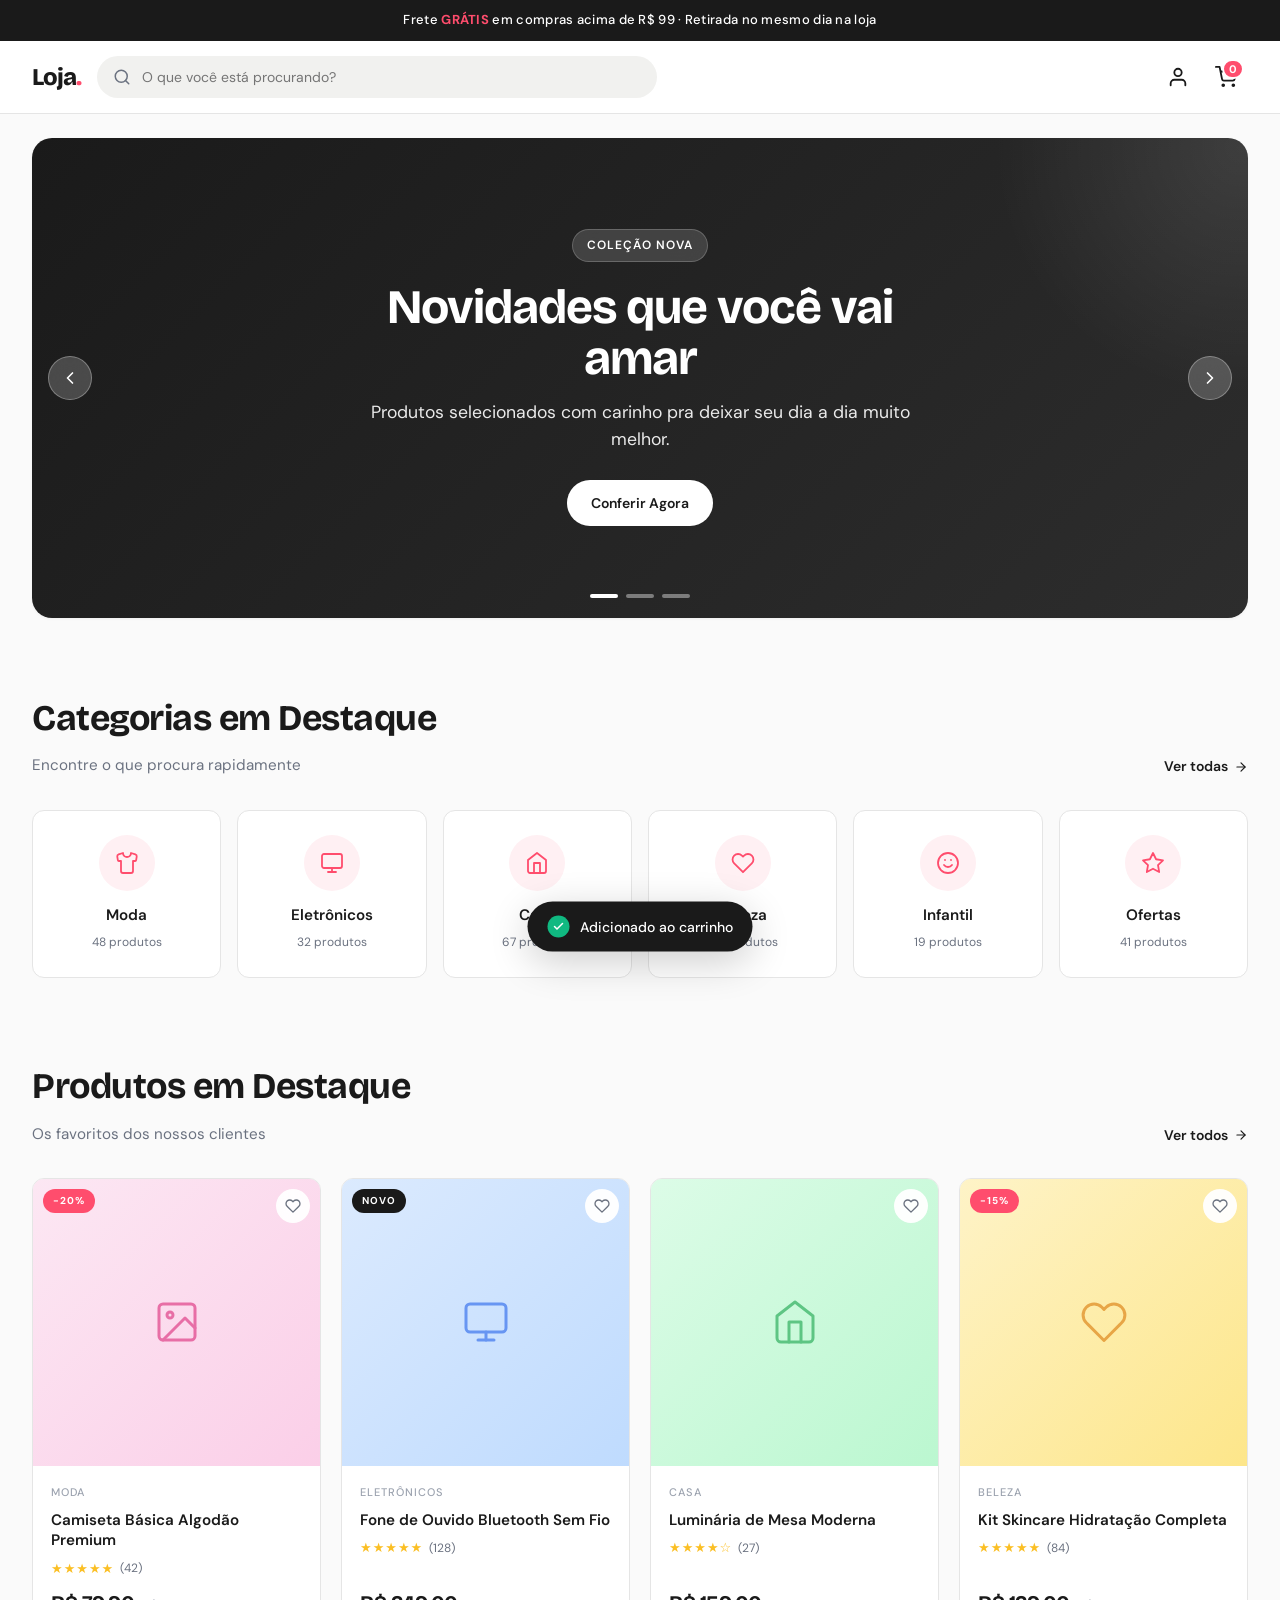
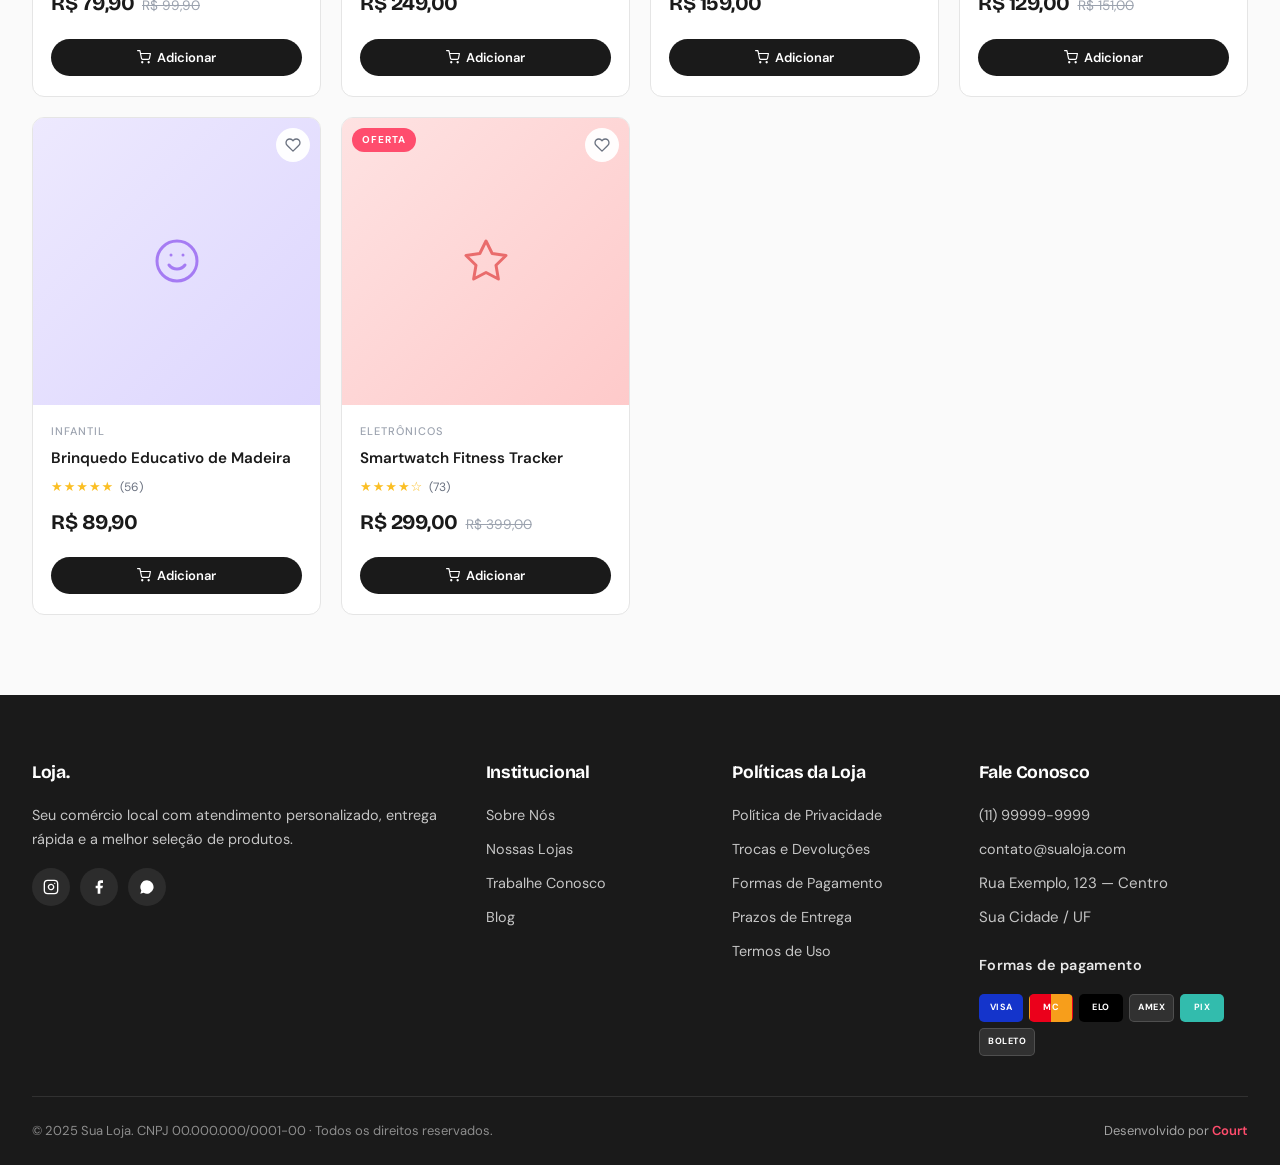
<file: src/vitrine-virtual.html>
<!DOCTYPE html>
<html lang="pt-BR">
<head>
    <meta charset="UTF-8">
    <meta name="viewport" content="width=device-width, initial-scale=1.0">

    <!-- ═══════════════════════════════════════════════════════════════════ -->
    <!-- ⚠️  ALTERAR AQUI: Título da loja (aparece na aba do navegador)      -->
    <!-- ═══════════════════════════════════════════════════════════════════ -->
    <title>Nome da Loja | Slogan curto</title>

    <!-- ⚠️ ALTERAR AQUI: Descrição da loja para SEO (máx. 160 caracteres) -->
    <meta name="description" content="Compre online com entrega rápida. A melhor seleção de produtos da sua cidade, com preços justos e atendimento próximo.">

    <!-- ⚠️ ALTERAR AQUI: Favicon da loja -->
    <link rel="icon" type="image/png" href="favicon.png">

    <!-- Fontes: Bricolage Grotesque (títulos) + DM Sans (corpo) -->
    <link rel="preconnect" href="https://fonts.googleapis.com">
    <link rel="preconnect" href="https://fonts.gstatic.com" crossorigin>
    <link href="https://fonts.googleapis.com/css2?family=Bricolage+Grotesque:opsz,wght@12..96,500;12..96,600;12..96,700;12..96,800&family=DM+Sans:wght@400;500;600;700&display=swap" rel="stylesheet">

    <style>
        /* ╔═══════════════════════════════════════════════════════════════════╗
           ║                                                                   ║
           ║   🎨  CENTRAL DE PERSONALIZAÇÃO — CORES, FONTES E ESPAÇAMENTOS   ║
           ║                                                                   ║
           ║   ⚠️  Mude os valores abaixo para adaptar à identidade da loja   ║
           ║                                                                   ║
           ╚═══════════════════════════════════════════════════════════════════╝ */
        :root {
            /* ─────────── CORES DA MARCA ─────────── */
            --cor-primaria:        #1a1a1a;   /* ⚠️ Preto grafite — texto e headers */
            --cor-primaria-suave:  #2d2d2d;   /* ⚠️ Variante mais clara */
            --cor-acento:          #ff4d6d;   /* ⚠️ Coral vibrante — CTAs, preços em destaque */
            --cor-acento-escuro:   #e63950;   /* ⚠️ Coral hover dos botões */
            --cor-acento-suave:    #fff0f3;   /* ⚠️ Coral bem suave — fundos de tag */

            /* ─────────── FUNDOS ─────────── */
            --cor-fundo:           #fafafa;   /* ⚠️ Fundo principal (off-white) */
            --cor-fundo-card:      #ffffff;   /* ⚠️ Fundo dos cards de produto */
            --cor-fundo-alt:       #f1f1ef;   /* ⚠️ Fundo de seções alternadas */

            /* ─────────── TEXTOS ─────────── */
            --cor-texto:           #1a1a1a;   /* ⚠️ Texto principal */
            --cor-texto-suave:     #6b7280;   /* ⚠️ Texto secundário / descrições */
            --cor-texto-claro:     #9ca3af;   /* ⚠️ Texto bem claro / legendas */
            --cor-borda:           #e5e5e5;   /* ⚠️ Bordas e divisores */

            /* ─────────── SISTEMA ─────────── */
            --cor-sucesso:         #10b981;   /* ⚠️ Verde de "adicionado ao carrinho" */
            --cor-promocao:        #ff4d6d;   /* ⚠️ Cor de preços promocionais */
            --cor-estrela:         #fbbf24;   /* ⚠️ Amarelo das estrelas de avaliação */

            /* ╔═════════════════════════════════════════════════════════════╗
               ║  🔤  TIPOGRAFIA                                              ║
               ║  ⚠️ Se trocar as fontes, atualize também o <link> acima     ║
               ╚═════════════════════════════════════════════════════════════╝ */
            --fonte-titulo: 'Bricolage Grotesque', system-ui, sans-serif;
            --fonte-texto:  'DM Sans', system-ui, -apple-system, sans-serif;

            /* ─────────── ESTRUTURA ─────────── */
            --raio-pequeno:  8px;
            --raio:          12px;
            --raio-grande:   20px;
            --sombra-card:   0 1px 3px rgba(0,0,0,0.05);
            --sombra-hover:  0 20px 40px rgba(0,0,0,0.1);
            --transicao:     0.3s cubic-bezier(0.4, 0, 0.2, 1);
            --altura-header: 72px;
        }

        /* ══════════════════════════════════════════════════════════════════
           RESET E BASE
           ══════════════════════════════════════════════════════════════════ */
        *, *::before, *::after {
            box-sizing: border-box;
            margin: 0;
            padding: 0;
        }

        html { scroll-behavior: smooth; }

        body {
            font-family: var(--fonte-texto);
            font-size: 15px;
            line-height: 1.6;
            color: var(--cor-texto);
            background-color: var(--cor-fundo);
            -webkit-font-smoothing: antialiased;
            overflow-x: hidden;
        }

        img, svg { max-width: 100%; display: block; }
        a { color: inherit; text-decoration: none; }
        ul { list-style: none; }

        button {
            font-family: inherit;
            cursor: pointer;
            border: none;
            background: none;
        }

        .container {
            width: 100%;
            max-width: 1280px;
            margin: 0 auto;
            padding: 0 20px;
        }

        /* ══════════════════════════════════════════════════════════════════
           BOTÕES REUTILIZÁVEIS
           ══════════════════════════════════════════════════════════════════ */
        .botao {
            display: inline-flex;
            align-items: center;
            justify-content: center;
            gap: 8px;
            padding: 12px 24px;
            font-family: var(--fonte-texto);
            font-size: 14px;
            font-weight: 600;
            border-radius: 100px;
            transition: all var(--transicao);
            white-space: nowrap;
        }

        .botao-principal {
            background-color: var(--cor-primaria);
            color: #fff;
        }

        .botao-principal:hover {
            background-color: var(--cor-primaria-suave);
            transform: translateY(-2px);
            box-shadow: 0 10px 20px rgba(0,0,0,0.15);
        }

        .botao-acento {
            background-color: var(--cor-acento);
            color: #fff;
        }

        .botao-acento:hover {
            background-color: var(--cor-acento-escuro);
            transform: translateY(-2px);
            box-shadow: 0 10px 20px rgba(255, 77, 109, 0.35);
        }

        .botao-branco {
            background-color: #fff;
            color: var(--cor-primaria);
        }

        .botao-branco:hover {
            background-color: var(--cor-fundo-alt);
            transform: translateY(-2px);
        }

        /* ╔══════════════════════════════════════════════════════════════════╗
           ║  🏷️   BARRA SUPERIOR (anúncio rolante)                          ║
           ╚══════════════════════════════════════════════════════════════════╝ */
        .barra-anuncio {
            background-color: var(--cor-primaria);
            color: #fff;
            padding: 10px 0;
            text-align: center;
            font-size: 13px;
            font-weight: 500;
            letter-spacing: 0.3px;
        }

        .barra-anuncio span {
            color: var(--cor-acento);
            font-weight: 700;
        }

        /* ╔══════════════════════════════════════════════════════════════════╗
           ║  📌  HEADER — Logo, Busca e Carrinho                             ║
           ╚══════════════════════════════════════════════════════════════════╝ */
        .header {
            position: sticky;
            top: 0;
            width: 100%;
            background-color: rgba(255, 255, 255, 0.96);
            backdrop-filter: blur(10px);
            -webkit-backdrop-filter: blur(10px);
            border-bottom: 1px solid var(--cor-borda);
            z-index: 100;
        }

        .header-conteudo {
            display: flex;
            align-items: center;
            gap: 16px;
            height: var(--altura-header);
        }

        /* ⚠️ ALTERAR AQUI: Logo da loja (pode trocar por <img src="logo.png">) */
        .logo {
            font-family: var(--fonte-titulo);
            font-size: 24px;
            font-weight: 800;
            color: var(--cor-primaria);
            letter-spacing: -1px;
            flex-shrink: 0;
        }

        .logo-ponto {
            color: var(--cor-acento);
        }

        /* ─────── Barra de busca ─────── */
        .busca {
            flex: 1;
            max-width: 560px;
            position: relative;
            display: none;
        }

        .busca-input {
            width: 100%;
            padding: 11px 16px 11px 44px;
            font-family: inherit;
            font-size: 14px;
            background-color: var(--cor-fundo-alt);
            border: 1.5px solid transparent;
            border-radius: 100px;
            transition: all var(--transicao);
            color: var(--cor-texto);
        }

        .busca-input:focus {
            outline: none;
            background-color: #fff;
            border-color: var(--cor-primaria);
        }

        .busca-icone {
            position: absolute;
            left: 16px;
            top: 50%;
            transform: translateY(-50%);
            color: var(--cor-texto-suave);
            pointer-events: none;
        }

        /* ─────── Ações do header (busca mobile + carrinho) ─────── */
        .header-acoes {
            display: flex;
            align-items: center;
            gap: 4px;
            margin-left: auto;
        }

        .header-botao {
            position: relative;
            width: 44px;
            height: 44px;
            border-radius: 50%;
            display: flex;
            align-items: center;
            justify-content: center;
            color: var(--cor-primaria);
            transition: background-color var(--transicao);
        }

        .header-botao:hover {
            background-color: var(--cor-fundo-alt);
        }

        .header-botao svg {
            width: 22px;
            height: 22px;
        }

        /* Ícone de busca (só aparece no mobile) */
        .busca-mobile-toggle {
            display: flex;
        }

        /* ─────── Contador do carrinho ─────── */
        .carrinho-contador {
            position: absolute;
            top: 4px;
            right: 4px;
            min-width: 20px;
            height: 20px;
            padding: 0 5px;
            background-color: var(--cor-acento);
            color: #fff;
            border-radius: 100px;
            font-size: 11px;
            font-weight: 700;
            display: flex;
            align-items: center;
            justify-content: center;
            border: 2px solid #fff;
            transition: transform 0.4s cubic-bezier(0.68, -0.55, 0.27, 1.55);
        }

        /* Animação quando adiciona item */
        .carrinho-contador.pulando {
            animation: pulsar-carrinho 0.6s ease;
        }

        @keyframes pulsar-carrinho {
            0% { transform: scale(1); }
            30% { transform: scale(1.5); background-color: var(--cor-sucesso); }
            60% { transform: scale(0.9); }
            100% { transform: scale(1); }
        }

        /* Busca expandida no mobile */
        .busca-mobile {
            display: none;
            padding: 12px 20px;
            background-color: #fff;
            border-bottom: 1px solid var(--cor-borda);
        }

        .busca-mobile.aberta {
            display: block;
        }

        .busca-mobile .busca-input {
            width: 100%;
        }

        /* ╔══════════════════════════════════════════════════════════════════╗
           ║  🎯  HERO BANNER ROTATIVO                                         ║
           ╚══════════════════════════════════════════════════════════════════╝ */
        .hero {
            padding: 24px 0 0;
        }

        .hero-carrossel {
            position: relative;
            border-radius: var(--raio-grande);
            overflow: hidden;
            box-shadow: var(--sombra-card);
        }

        .hero-slides {
            display: flex;
            transition: transform 0.6s cubic-bezier(0.4, 0, 0.2, 1);
        }

        .hero-slide {
            flex-shrink: 0;
            width: 100%;
            min-height: 380px;
            padding: 48px 28px;
            display: flex;
            align-items: center;
            justify-content: center;
            text-align: center;
            position: relative;
            overflow: hidden;
        }

        /* ⚠️ ALTERAR AQUI: Cores de fundo de cada slide. Você pode trocar por imagens usando background-image */
        .hero-slide[data-slide="1"] {
            background: linear-gradient(135deg, #1a1a1a 0%, #2d2d2d 100%);
        }

        .hero-slide[data-slide="2"] {
            background: linear-gradient(135deg, #ff4d6d 0%, #ff8e9f 100%);
        }

        .hero-slide[data-slide="3"] {
            background: linear-gradient(135deg, #4f46e5 0%, #7c3aed 100%);
        }

        /* Padrão decorativo nos slides */
        .hero-slide::before {
            content: '';
            position: absolute;
            top: -50%;
            right: -20%;
            width: 500px;
            height: 500px;
            background: radial-gradient(circle, rgba(255,255,255,0.1) 0%, transparent 70%);
            border-radius: 50%;
        }

        .hero-slide-conteudo {
            position: relative;
            z-index: 1;
            max-width: 600px;
            color: #fff;
        }

        .hero-tag {
            display: inline-block;
            padding: 6px 14px;
            background-color: rgba(255,255,255,0.15);
            backdrop-filter: blur(10px);
            border: 1px solid rgba(255,255,255,0.2);
            border-radius: 100px;
            font-size: 12px;
            font-weight: 600;
            letter-spacing: 1px;
            text-transform: uppercase;
            margin-bottom: 20px;
        }

        .hero-slide h1 {
            font-family: var(--fonte-titulo);
            font-size: clamp(1.75rem, 5vw, 3rem);
            font-weight: 700;
            line-height: 1.05;
            letter-spacing: -1px;
            margin-bottom: 16px;
        }

        .hero-slide p {
            font-size: clamp(0.95rem, 1.8vw, 1.1rem);
            opacity: 0.9;
            margin-bottom: 28px;
            line-height: 1.5;
        }

        /* Botões de navegação do carrossel (setas) */
        .hero-nav {
            position: absolute;
            top: 50%;
            transform: translateY(-50%);
            width: 44px;
            height: 44px;
            background-color: rgba(255,255,255,0.2);
            backdrop-filter: blur(10px);
            border: 1px solid rgba(255,255,255,0.3);
            border-radius: 50%;
            display: flex;
            align-items: center;
            justify-content: center;
            color: #fff;
            transition: all var(--transicao);
            z-index: 2;
        }

        .hero-nav:hover {
            background-color: rgba(255,255,255,0.35);
            transform: translateY(-50%) scale(1.05);
        }

        .hero-nav.anterior { left: 16px; }
        .hero-nav.proximo  { right: 16px; }

        /* Indicadores (bolinhas) do carrossel */
        .hero-indicadores {
            position: absolute;
            bottom: 20px;
            left: 50%;
            transform: translateX(-50%);
            display: flex;
            gap: 8px;
            z-index: 2;
        }

        .hero-indicador {
            width: 28px;
            height: 4px;
            background-color: rgba(255,255,255,0.4);
            border-radius: 100px;
            transition: background-color var(--transicao);
        }

        .hero-indicador.ativo {
            background-color: #fff;
        }

        /* ╔══════════════════════════════════════════════════════════════════╗
           ║  🏷️  CATEGORIAS EM DESTAQUE                                     ║
           ╚══════════════════════════════════════════════════════════════════╝ */
        .categorias {
            padding: 72px 0 40px;
        }

        .secao-cabecalho {
            display: flex;
            align-items: flex-end;
            justify-content: space-between;
            gap: 16px;
            margin-bottom: 32px;
        }

        .secao-cabecalho-texto h2 {
            font-family: var(--fonte-titulo);
            font-size: clamp(1.5rem, 3.5vw, 2.25rem);
            font-weight: 700;
            letter-spacing: -0.5px;
            color: var(--cor-primaria);
            margin-bottom: 6px;
        }

        .secao-cabecalho-texto p {
            font-size: 0.95rem;
            color: var(--cor-texto-suave);
        }

        .secao-cabecalho-link {
            font-size: 14px;
            font-weight: 600;
            color: var(--cor-primaria);
            display: none;
            align-items: center;
            gap: 6px;
            transition: color var(--transicao);
        }

        .secao-cabecalho-link:hover {
            color: var(--cor-acento);
        }

        /* Grid das categorias */
        .categorias-grid {
            display: grid;
            grid-template-columns: repeat(2, 1fr);
            gap: 12px;
        }

        .categoria-card {
            position: relative;
            padding: 24px 16px;
            background-color: var(--cor-fundo-card);
            border: 1px solid var(--cor-borda);
            border-radius: var(--raio);
            text-align: center;
            transition: all var(--transicao);
            overflow: hidden;
        }

        .categoria-card:hover {
            border-color: var(--cor-primaria);
            transform: translateY(-4px);
            box-shadow: var(--sombra-hover);
        }

        /* ⚠️ ALTERAR AQUI: Fundo colorido do ícone da categoria */
        .categoria-icone {
            width: 56px;
            height: 56px;
            margin: 0 auto 12px;
            border-radius: 50%;
            background-color: var(--cor-acento-suave);
            display: flex;
            align-items: center;
            justify-content: center;
            color: var(--cor-acento);
            transition: all var(--transicao);
        }

        .categoria-card:hover .categoria-icone {
            background-color: var(--cor-primaria);
            color: var(--cor-acento);
            transform: scale(1.05);
        }

        .categoria-card h3 {
            font-family: var(--fonte-texto);
            font-size: 0.95rem;
            font-weight: 600;
            color: var(--cor-primaria);
            margin-bottom: 2px;
        }

        .categoria-card span {
            font-size: 12px;
            color: var(--cor-texto-suave);
        }

        /* ╔══════════════════════════════════════════════════════════════════╗
           ║  🛍️  VITRINE DE PRODUTOS                                         ║
           ╚══════════════════════════════════════════════════════════════════╝ */
        .produtos {
            padding: 40px 0 80px;
        }

        .produtos-grid {
            display: grid;
            grid-template-columns: repeat(2, 1fr);
            gap: 14px;
        }

        /* ─────────── CARD DE PRODUTO ─────────── */
        .produto-card {
            position: relative;
            background-color: var(--cor-fundo-card);
            border: 1px solid var(--cor-borda);
            border-radius: var(--raio);
            overflow: hidden;
            transition: all var(--transicao);
            display: flex;
            flex-direction: column;
        }

        .produto-card:hover {
            transform: translateY(-4px);
            box-shadow: var(--sombra-hover);
            border-color: transparent;
        }

        /* ⚠️ IMPORTANTE: ÁREA DA IMAGEM DO PRODUTO
           Para trocar a imagem, substitua o conteúdo de .produto-imagem por:
           <img src="caminho/imagem.jpg" alt="Nome do produto">
           A altura é mantida automaticamente pelo aspect-ratio. */
        .produto-imagem {
            position: relative;
            aspect-ratio: 1;
            background-color: var(--cor-fundo-alt);
            overflow: hidden;
        }

        .produto-imagem img {
            width: 100%;
            height: 100%;
            object-fit: cover;
            transition: transform 0.5s ease;
        }

        .produto-card:hover .produto-imagem img {
            transform: scale(1.05);
        }

        /* Placeholder visual (gradiente colorido + ícone) */
        .produto-imagem-placeholder {
            width: 100%;
            height: 100%;
            display: flex;
            align-items: center;
            justify-content: center;
            position: relative;
            overflow: hidden;
        }

        /* 6 variações de fundo colorido pros placeholders */
        .bg-pastel-1 { background: linear-gradient(135deg, #fce7f3 0%, #fbcfe8 100%); color: #db2777; }
        .bg-pastel-2 { background: linear-gradient(135deg, #dbeafe 0%, #bfdbfe 100%); color: #2563eb; }
        .bg-pastel-3 { background: linear-gradient(135deg, #dcfce7 0%, #bbf7d0 100%); color: #16a34a; }
        .bg-pastel-4 { background: linear-gradient(135deg, #fef3c7 0%, #fde68a 100%); color: #d97706; }
        .bg-pastel-5 { background: linear-gradient(135deg, #ede9fe 0%, #ddd6fe 100%); color: #7c3aed; }
        .bg-pastel-6 { background: linear-gradient(135deg, #fee2e2 0%, #fecaca 100%); color: #dc2626; }

        .produto-imagem-placeholder svg {
            width: 48px;
            height: 48px;
            opacity: 0.6;
        }

        /* Tag promocional sobre a imagem (ex: OFERTA, NOVO) */
        .produto-tag {
            position: absolute;
            top: 10px;
            left: 10px;
            padding: 4px 10px;
            background-color: var(--cor-primaria);
            color: #fff;
            font-size: 10px;
            font-weight: 700;
            letter-spacing: 1px;
            text-transform: uppercase;
            border-radius: 100px;
            z-index: 2;
        }

        .produto-tag.promocao {
            background-color: var(--cor-acento);
        }

        /* Botão de favoritar no canto superior direito */
        .produto-favorito {
            position: absolute;
            top: 10px;
            right: 10px;
            width: 34px;
            height: 34px;
            border-radius: 50%;
            background-color: rgba(255,255,255,0.95);
            backdrop-filter: blur(10px);
            display: flex;
            align-items: center;
            justify-content: center;
            color: var(--cor-texto-suave);
            transition: all var(--transicao);
            z-index: 2;
        }

        .produto-favorito:hover {
            color: var(--cor-acento);
            transform: scale(1.1);
        }

        .produto-favorito.ativo {
            color: var(--cor-acento);
        }

        .produto-favorito svg {
            width: 16px;
            height: 16px;
        }

        /* ─────── Informações do produto ─────── */
        .produto-info {
            padding: 14px 14px 16px;
            display: flex;
            flex-direction: column;
            flex: 1;
            gap: 8px;
        }

        .produto-categoria {
            font-size: 11px;
            font-weight: 500;
            letter-spacing: 1px;
            text-transform: uppercase;
            color: var(--cor-texto-claro);
        }

        .produto-nome {
            font-family: var(--fonte-texto);
            font-size: 0.95rem;
            font-weight: 600;
            color: var(--cor-primaria);
            line-height: 1.35;
            margin: 0;
            /* Limita a 2 linhas */
            display: -webkit-box;
            -webkit-line-clamp: 2;
            -webkit-box-orient: vertical;
            overflow: hidden;
        }

        /* Avaliação com estrelas */
        .produto-avaliacao {
            display: flex;
            align-items: center;
            gap: 6px;
            font-size: 12px;
            color: var(--cor-texto-suave);
        }

        .produto-avaliacao .estrelas {
            color: var(--cor-estrela);
            letter-spacing: 1px;
            font-size: 13px;
        }

        /* Preço */
        .produto-precos {
            display: flex;
            align-items: baseline;
            gap: 8px;
            flex-wrap: wrap;
            margin-top: auto;
        }

        .produto-preco {
            font-family: var(--fonte-titulo);
            font-size: 1.3rem;
            font-weight: 700;
            color: var(--cor-primaria);
            letter-spacing: -0.5px;
        }

        .produto-preco-antigo {
            font-size: 0.85rem;
            color: var(--cor-texto-claro);
            text-decoration: line-through;
        }

        /* Botão Adicionar ao Carrinho */
        .produto-botao {
            width: 100%;
            padding: 10px 16px;
            margin-top: 10px;
            background-color: var(--cor-primaria);
            color: #fff;
            font-size: 13px;
            font-weight: 600;
            border-radius: 100px;
            transition: all var(--transicao);
            display: flex;
            align-items: center;
            justify-content: center;
            gap: 6px;
        }

        .produto-botao:hover {
            background-color: var(--cor-acento);
            transform: translateY(-1px);
        }

        .produto-botao svg {
            width: 14px;
            height: 14px;
            transition: transform 0.3s ease;
        }

        .produto-botao:hover svg {
            transform: rotate(-15deg);
        }

        /* Estado "adicionado com sucesso" */
        .produto-botao.sucesso {
            background-color: var(--cor-sucesso);
            pointer-events: none;
        }

        /* ╔══════════════════════════════════════════════════════════════════╗
           ║  🔔  TOAST DE NOTIFICAÇÃO                                         ║
           ╚══════════════════════════════════════════════════════════════════╝ */
        .toast {
            position: fixed;
            bottom: 24px;
            left: 50%;
            transform: translateX(-50%) translateY(150%);
            background-color: var(--cor-primaria);
            color: #fff;
            padding: 14px 20px;
            border-radius: 100px;
            box-shadow: 0 10px 40px rgba(0,0,0,0.2);
            display: flex;
            align-items: center;
            gap: 10px;
            font-size: 14px;
            font-weight: 500;
            z-index: 1000;
            transition: transform 0.4s cubic-bezier(0.68, -0.55, 0.27, 1.55);
            max-width: calc(100% - 32px);
        }

        .toast.visivel {
            transform: translateX(-50%) translateY(0);
        }

        .toast-icone {
            width: 22px;
            height: 22px;
            background-color: var(--cor-sucesso);
            border-radius: 50%;
            display: flex;
            align-items: center;
            justify-content: center;
            flex-shrink: 0;
        }

        .toast-icone svg {
            width: 12px;
            height: 12px;
            color: #fff;
        }

        /* ╔══════════════════════════════════════════════════════════════════╗
           ║  🦶  FOOTER                                                      ║
           ╚══════════════════════════════════════════════════════════════════╝ */
        .footer {
            background-color: var(--cor-primaria);
            color: rgba(255,255,255,0.75);
            padding: 64px 0 24px;
        }

        .footer-grid {
            display: grid;
            grid-template-columns: 1fr;
            gap: 40px;
            margin-bottom: 40px;
        }

        .footer-coluna h4 {
            font-family: var(--fonte-titulo);
            font-size: 1.1rem;
            font-weight: 700;
            color: #fff;
            margin-bottom: 16px;
            letter-spacing: -0.3px;
        }

        .footer-coluna p {
            font-size: 0.9rem;
            line-height: 1.7;
            margin-bottom: 16px;
        }

        .footer-coluna ul li {
            margin-bottom: 10px;
        }

        .footer-coluna a {
            font-size: 0.9rem;
            color: rgba(255,255,255,0.75);
            transition: color var(--transicao);
        }

        .footer-coluna a:hover {
            color: var(--cor-acento);
        }

        /* Redes sociais */
        .redes-sociais {
            display: flex;
            gap: 10px;
            margin-top: 16px;
        }

        .redes-sociais a {
            width: 38px;
            height: 38px;
            border-radius: 50%;
            background-color: rgba(255,255,255,0.08);
            display: flex;
            align-items: center;
            justify-content: center;
            transition: all var(--transicao);
        }

        .redes-sociais a:hover {
            background-color: var(--cor-acento);
            transform: translateY(-2px);
        }

        .redes-sociais svg {
            width: 16px;
            height: 16px;
            color: #fff;
        }

        /* Formas de pagamento */
        .pagamento-titulo {
            font-size: 13px;
            font-weight: 600;
            color: rgba(255,255,255,0.9);
            margin-bottom: 10px;
            letter-spacing: 0.3px;
        }

        .pagamento-icones {
            display: flex;
            gap: 6px;
            flex-wrap: wrap;
        }

        /* ⚠️ ALTERAR AQUI: Se não aceitar alguma forma, remova o "bloco" correspondente */
        .pagamento-icone {
            min-width: 44px;
            height: 28px;
            padding: 0 8px;
            background-color: rgba(255,255,255,0.1);
            border: 1px solid rgba(255,255,255,0.15);
            border-radius: 5px;
            display: flex;
            align-items: center;
            justify-content: center;
            font-size: 9px;
            font-weight: 700;
            letter-spacing: 0.5px;
            color: #fff;
            transition: background-color var(--transicao);
        }

        .pagamento-icone:hover {
            background-color: rgba(255,255,255,0.2);
        }

        /* Cores específicas de algumas bandeiras */
        .pag-visa       { background-color: #1434CB; color: #fff; border-color: transparent; }
        .pag-master     { background: linear-gradient(90deg, #EB001B 50%, #F79E1B 50%); color: #fff; border-color: transparent; }
        .pag-pix        { background-color: #32BCAD; color: #fff; border-color: transparent; }
        .pag-elo        { background-color: #000; color: #fff; border-color: transparent; }

        /* Linha final do footer */
        .footer-final {
            border-top: 1px solid rgba(255,255,255,0.1);
            padding-top: 24px;
            display: flex;
            flex-direction: column;
            align-items: center;
            gap: 10px;
            text-align: center;
            font-size: 13px;
        }

        .footer-copyright {
            color: rgba(255,255,255,0.5);
        }

        .footer-assinatura {
            color: rgba(255,255,255,0.6);
        }

        .footer-assinatura a {
            color: var(--cor-acento);
            font-weight: 600;
            transition: opacity var(--transicao);
        }

        .footer-assinatura a:hover {
            opacity: 0.8;
        }

        /* Animação de fade-in dos elementos */
        .fade-in {
            opacity: 0;
            transform: translateY(20px);
            transition: opacity 0.6s ease, transform 0.6s ease;
        }

        .fade-in.visivel {
            opacity: 1;
            transform: translateY(0);
        }

        /* ╔══════════════════════════════════════════════════════════════════╗
           ║  📱  RESPONSIVIDADE (Mobile First)                               ║
           ╚══════════════════════════════════════════════════════════════════╝ */

        /* Tablet */
        @media (min-width: 640px) {
            .container { padding: 0 32px; }
            .busca { display: block; }
            .busca-mobile-toggle { display: none; }
            .busca-mobile { display: none !important; }

            .categorias-grid { grid-template-columns: repeat(4, 1fr); gap: 16px; }
            .produtos-grid { grid-template-columns: repeat(3, 1fr); gap: 20px; }
            .secao-cabecalho-link { display: inline-flex; }
            .hero-slide { min-height: 440px; padding: 72px 60px; }
            .footer-grid { grid-template-columns: repeat(2, 1fr); }
            .footer-final { flex-direction: row; justify-content: space-between; }
        }

        /* Desktop */
        @media (min-width: 1024px) {
            .categorias-grid { grid-template-columns: repeat(6, 1fr); }
            .produtos-grid { grid-template-columns: repeat(4, 1fr); }
            .hero-slide { min-height: 480px; }
            .footer-grid { grid-template-columns: 2fr 1fr 1fr 1.3fr; }
            .produto-info { padding: 18px 18px 20px; }
        }
    </style>
</head>
<body>

    <!-- ╔══════════════════════════════════════════════════════════════════╗
         ║  🏷️  BARRA DE ANÚNCIO (opcional — pode remover se não quiser)   ║
         ╚══════════════════════════════════════════════════════════════════╝ -->
    <!-- ⚠️ ALTERAR AQUI: Mensagem promocional do topo (ou remova toda a .barra-anuncio) -->
    <div class="barra-anuncio">
        Frete <span>GRÁTIS</span> em compras acima de R$ 99 · Retirada no mesmo dia na loja
    </div>

    <!-- ╔══════════════════════════════════════════════════════════════════╗
         ║  📌  HEADER                                                      ║
         ╚══════════════════════════════════════════════════════════════════╝ -->
    <header class="header">
        <div class="container header-conteudo">

            <!-- ⚠️ ALTERAR AQUI: LOGO (troque o texto ou substitua por <img src="logo.png" alt="..."> ) -->
            <a href="#" class="logo">
                Loja<span class="logo-ponto">.</span>
            </a>

            <!-- Barra de busca (visível no desktop) -->
            <div class="busca">
                <svg class="busca-icone" width="18" height="18" viewBox="0 0 24 24" fill="none" stroke="currentColor" stroke-width="2" stroke-linecap="round" stroke-linejoin="round">
                    <circle cx="11" cy="11" r="8"/>
                    <line x1="21" y1="21" x2="16.65" y2="16.65"/>
                </svg>
                <!-- ⚠️ ALTERAR AQUI: Texto do placeholder da busca, se quiser mudar -->
                <input type="search" class="busca-input" placeholder="O que você está procurando?" aria-label="Buscar produtos">
            </div>

            <!-- Ações do header -->
            <div class="header-acoes">

                <!-- Botão de busca (mobile) -->
                <button class="header-botao busca-mobile-toggle" id="buscaMobileToggle" aria-label="Abrir busca">
                    <svg viewBox="0 0 24 24" fill="none" stroke="currentColor" stroke-width="2" stroke-linecap="round" stroke-linejoin="round">
                        <circle cx="11" cy="11" r="8"/>
                        <line x1="21" y1="21" x2="16.65" y2="16.65"/>
                    </svg>
                </button>

                <!-- Botão de conta/login (opcional — remova se não usar) -->
                <button class="header-botao" aria-label="Minha conta">
                    <svg viewBox="0 0 24 24" fill="none" stroke="currentColor" stroke-width="2" stroke-linecap="round" stroke-linejoin="round">
                        <path d="M20 21v-2a4 4 0 00-4-4H8a4 4 0 00-4 4v2"/>
                        <circle cx="12" cy="7" r="4"/>
                    </svg>
                </button>

                <!-- 🛒 CARRINHO — contador atualizado via JS -->
                <button class="header-botao" id="botaoCarrinho" aria-label="Ver carrinho">
                    <svg viewBox="0 0 24 24" fill="none" stroke="currentColor" stroke-width="2" stroke-linecap="round" stroke-linejoin="round">
                        <circle cx="9" cy="21" r="1"/>
                        <circle cx="20" cy="21" r="1"/>
                        <path d="M1 1h4l2.68 13.39a2 2 0 002 1.61h9.72a2 2 0 002-1.61L23 6H6"/>
                    </svg>
                    <span class="carrinho-contador" id="carrinhoContador">0</span>
                </button>

            </div>
        </div>

        <!-- Busca expandida (só no mobile, aparece quando clica no ícone) -->
        <div class="busca-mobile" id="buscaMobile">
            <input type="search" class="busca-input" placeholder="O que você está procurando?" aria-label="Buscar produtos">
        </div>
    </header>

    <!-- ╔══════════════════════════════════════════════════════════════════╗
         ║  🎯  HERO BANNER ROTATIVO (3 slides automáticos)                 ║
         ╚══════════════════════════════════════════════════════════════════╝ -->
    <section class="hero">
        <div class="container">
            <div class="hero-carrossel" id="heroCarrossel">

                <div class="hero-slides" id="heroSlides">

                    <!-- ┌──────────── SLIDE 1 ────────────┐ -->
                    <div class="hero-slide" data-slide="1">
                        <div class="hero-slide-conteudo">
                            <!-- ⚠️ ALTERAR AQUI: Tag pequena do slide 1 -->
                            <span class="hero-tag">Coleção Nova</span>
                            <!-- ⚠️ ALTERAR AQUI: Título principal do slide 1 -->
                            <h1>Novidades que você vai amar</h1>
                            <!-- ⚠️ ALTERAR AQUI: Subtítulo do slide 1 -->
                            <p>Produtos selecionados com carinho pra deixar seu dia a dia muito melhor.</p>
                            <!-- ⚠️ ALTERAR AQUI: Texto e link do botão do slide 1 -->
                            <a href="#produtos" class="botao botao-branco">Conferir Agora</a>
                        </div>
                    </div>

                    <!-- ┌──────────── SLIDE 2 ────────────┐ -->
                    <div class="hero-slide" data-slide="2">
                        <div class="hero-slide-conteudo">
                            <!-- ⚠️ ALTERAR AQUI: Tag pequena do slide 2 -->
                            <span class="hero-tag">Ofertas da Semana</span>
                            <!-- ⚠️ ALTERAR AQUI: Título do slide 2 -->
                            <h1>Até 50% OFF em seleções</h1>
                            <!-- ⚠️ ALTERAR AQUI: Subtítulo do slide 2 -->
                            <p>Aproveite os descontos especiais. Só essa semana!</p>
                            <!-- ⚠️ ALTERAR AQUI: Botão do slide 2 -->
                            <a href="#produtos" class="botao botao-principal">Ver Ofertas</a>
                        </div>
                    </div>

                    <!-- ┌──────────── SLIDE 3 ────────────┐ -->
                    <div class="hero-slide" data-slide="3">
                        <div class="hero-slide-conteudo">
                            <!-- ⚠️ ALTERAR AQUI: Tag pequena do slide 3 -->
                            <span class="hero-tag">Retire Grátis</span>
                            <!-- ⚠️ ALTERAR AQUI: Título do slide 3 -->
                            <h1>Compre online, retire na loja</h1>
                            <!-- ⚠️ ALTERAR AQUI: Subtítulo do slide 3 -->
                            <p>Sem taxa de entrega. Disponível no mesmo dia útil.</p>
                            <!-- ⚠️ ALTERAR AQUI: Botão do slide 3 -->
                            <a href="#categorias" class="botao botao-branco">Saiba Mais</a>
                        </div>
                    </div>

                </div>

                <!-- Setas de navegação -->
                <button class="hero-nav anterior" id="heroAnterior" aria-label="Slide anterior">
                    <svg width="20" height="20" viewBox="0 0 24 24" fill="none" stroke="currentColor" stroke-width="2" stroke-linecap="round" stroke-linejoin="round">
                        <polyline points="15 18 9 12 15 6"/>
                    </svg>
                </button>
                <button class="hero-nav proximo" id="heroProximo" aria-label="Próximo slide">
                    <svg width="20" height="20" viewBox="0 0 24 24" fill="none" stroke="currentColor" stroke-width="2" stroke-linecap="round" stroke-linejoin="round">
                        <polyline points="9 18 15 12 9 6"/>
                    </svg>
                </button>

                <!-- Indicadores (bolinhas) -->
                <div class="hero-indicadores" id="heroIndicadores">
                    <button class="hero-indicador ativo" data-indice="0" aria-label="Ir para slide 1"></button>
                    <button class="hero-indicador" data-indice="1" aria-label="Ir para slide 2"></button>
                    <button class="hero-indicador" data-indice="2" aria-label="Ir para slide 3"></button>
                </div>

            </div>
        </div>
    </section>

    <!-- ╔══════════════════════════════════════════════════════════════════╗
         ║  🏷️  CATEGORIAS EM DESTAQUE                                     ║
         ╚══════════════════════════════════════════════════════════════════╝ -->
    <section class="categorias" id="categorias">
        <div class="container">

            <div class="secao-cabecalho">
                <div class="secao-cabecalho-texto">
                    <!-- ⚠️ ALTERAR AQUI: Título da seção de categorias -->
                    <h2>Categorias em Destaque</h2>
                    <!-- ⚠️ ALTERAR AQUI: Subtítulo -->
                    <p>Encontre o que procura rapidamente</p>
                </div>
                <a href="#" class="secao-cabecalho-link">
                    Ver todas
                    <svg width="14" height="14" viewBox="0 0 24 24" fill="none" stroke="currentColor" stroke-width="2" stroke-linecap="round" stroke-linejoin="round">
                        <line x1="5" y1="12" x2="19" y2="12"/>
                        <polyline points="12 5 19 12 12 19"/>
                    </svg>
                </a>
            </div>

            <div class="categorias-grid">

                <!-- ⚠️ ALTERAR AQUI: Categoria 1 (nome, ícone e contagem) -->
                <a href="#" class="categoria-card">
                    <div class="categoria-icone">
                        <svg width="24" height="24" viewBox="0 0 24 24" fill="none" stroke="currentColor" stroke-width="1.8" stroke-linecap="round" stroke-linejoin="round">
                            <path d="M20.38 3.46L16 2a4 4 0 01-8 0L3.62 3.46a2 2 0 00-1.34 2.23l.58 3.47a1 1 0 00.99.84H6v10c0 1.1.9 2 2 2h8a2 2 0 002-2V10h2.15a1 1 0 00.99-.84l.58-3.47a2 2 0 00-1.34-2.23z"/>
                        </svg>
                    </div>
                    <h3>Moda</h3>
                    <span>48 produtos</span>
                </a>

                <!-- ⚠️ ALTERAR AQUI: Categoria 2 -->
                <a href="#" class="categoria-card">
                    <div class="categoria-icone">
                        <svg width="24" height="24" viewBox="0 0 24 24" fill="none" stroke="currentColor" stroke-width="1.8" stroke-linecap="round" stroke-linejoin="round">
                            <rect x="2" y="3" width="20" height="14" rx="2" ry="2"/>
                            <line x1="8" y1="21" x2="16" y2="21"/>
                            <line x1="12" y1="17" x2="12" y2="21"/>
                        </svg>
                    </div>
                    <h3>Eletrônicos</h3>
                    <span>32 produtos</span>
                </a>

                <!-- ⚠️ ALTERAR AQUI: Categoria 3 -->
                <a href="#" class="categoria-card">
                    <div class="categoria-icone">
                        <svg width="24" height="24" viewBox="0 0 24 24" fill="none" stroke="currentColor" stroke-width="1.8" stroke-linecap="round" stroke-linejoin="round">
                            <path d="M3 9l9-7 9 7v11a2 2 0 01-2 2H5a2 2 0 01-2-2z"/>
                            <polyline points="9 22 9 12 15 12 15 22"/>
                        </svg>
                    </div>
                    <h3>Casa</h3>
                    <span>67 produtos</span>
                </a>

                <!-- ⚠️ ALTERAR AQUI: Categoria 4 -->
                <a href="#" class="categoria-card">
                    <div class="categoria-icone">
                        <svg width="24" height="24" viewBox="0 0 24 24" fill="none" stroke="currentColor" stroke-width="1.8" stroke-linecap="round" stroke-linejoin="round">
                            <path d="M20.84 4.61a5.5 5.5 0 00-7.78 0L12 5.67l-1.06-1.06a5.5 5.5 0 00-7.78 7.78l1.06 1.06L12 21.23l7.78-7.78 1.06-1.06a5.5 5.5 0 000-7.78z"/>
                        </svg>
                    </div>
                    <h3>Beleza</h3>
                    <span>25 produtos</span>
                </a>

                <!-- ⚠️ ALTERAR AQUI: Categoria 5 -->
                <a href="#" class="categoria-card">
                    <div class="categoria-icone">
                        <svg width="24" height="24" viewBox="0 0 24 24" fill="none" stroke="currentColor" stroke-width="1.8" stroke-linecap="round" stroke-linejoin="round">
                            <circle cx="12" cy="12" r="10"/>
                            <path d="M8 14s1.5 2 4 2 4-2 4-2"/>
                            <line x1="9" y1="9" x2="9.01" y2="9"/>
                            <line x1="15" y1="9" x2="15.01" y2="9"/>
                        </svg>
                    </div>
                    <h3>Infantil</h3>
                    <span>19 produtos</span>
                </a>

                <!-- ⚠️ ALTERAR AQUI: Categoria 6 -->
                <a href="#" class="categoria-card">
                    <div class="categoria-icone">
                        <svg width="24" height="24" viewBox="0 0 24 24" fill="none" stroke="currentColor" stroke-width="1.8" stroke-linecap="round" stroke-linejoin="round">
                            <polygon points="12 2 15.09 8.26 22 9.27 17 14.14 18.18 21.02 12 17.77 5.82 21.02 7 14.14 2 9.27 8.91 8.26 12 2"/>
                        </svg>
                    </div>
                    <h3>Ofertas</h3>
                    <span>41 produtos</span>
                </a>

            </div>
        </div>
    </section>

    <!-- ╔══════════════════════════════════════════════════════════════════╗
         ║  🛍️  VITRINE DE PRODUTOS                                         ║
         ║                                                                   ║
         ║  📝  COMO TROCAR OS PRODUTOS:                                    ║
         ║  Cada card segue o mesmo padrão. Para cada produto, edite:       ║
         ║   1. A imagem: substitua o .produto-imagem-placeholder por       ║
         ║      <img src="foto.jpg" alt="Nome">                              ║
         ║   2. A tag (OFERTA / NOVO) — remova a div se não quiser           ║
         ║   3. A categoria, nome, avaliação e preço                        ║
         ║                                                                   ║
         ║  Para adicionar mais produtos, copie um .produto-card inteiro    ║
         ║  e cole dentro do .produtos-grid. Mantenha o atributo            ║
         ║  data-nome para funcionar o "Adicionar ao carrinho".             ║
         ╚══════════════════════════════════════════════════════════════════╝ -->
    <section class="produtos" id="produtos">
        <div class="container">

            <div class="secao-cabecalho">
                <div class="secao-cabecalho-texto">
                    <!-- ⚠️ ALTERAR AQUI: Título da vitrine -->
                    <h2>Produtos em Destaque</h2>
                    <!-- ⚠️ ALTERAR AQUI: Subtítulo -->
                    <p>Os favoritos dos nossos clientes</p>
                </div>
                <a href="#" class="secao-cabecalho-link">
                    Ver todos
                    <svg width="14" height="14" viewBox="0 0 24 24" fill="none" stroke="currentColor" stroke-width="2" stroke-linecap="round" stroke-linejoin="round">
                        <line x1="5" y1="12" x2="19" y2="12"/>
                        <polyline points="12 5 19 12 12 19"/>
                    </svg>
                </a>
            </div>

            <div class="produtos-grid">

                <!-- ┌══════════════ PRODUTO 1 ══════════════┐ -->
                <article class="produto-card" data-nome="Produto Exemplo 1">

                    <div class="produto-imagem">
                        <!-- ⚠️ SUBSTITUIR: Coloque <img src="..." alt="..."> no lugar desse placeholder -->
                        <div class="produto-imagem-placeholder bg-pastel-1">
                            <svg viewBox="0 0 24 24" fill="none" stroke="currentColor" stroke-width="1.5" stroke-linecap="round" stroke-linejoin="round">
                                <rect x="3" y="3" width="18" height="18" rx="2" ry="2"/>
                                <circle cx="8.5" cy="8.5" r="1.5"/>
                                <polyline points="21 15 16 10 5 21"/>
                            </svg>
                        </div>

                        <!-- Tag: remova a div se não for promoção -->
                        <span class="produto-tag promocao">-20%</span>

                        <button class="produto-favorito" aria-label="Favoritar">
                            <svg viewBox="0 0 24 24" fill="none" stroke="currentColor" stroke-width="2" stroke-linecap="round" stroke-linejoin="round">
                                <path d="M20.84 4.61a5.5 5.5 0 00-7.78 0L12 5.67l-1.06-1.06a5.5 5.5 0 00-7.78 7.78l1.06 1.06L12 21.23l7.78-7.78 1.06-1.06a5.5 5.5 0 000-7.78z"/>
                            </svg>
                        </button>
                    </div>

                    <div class="produto-info">
                        <!-- ⚠️ ALTERAR AQUI: Categoria do produto -->
                        <span class="produto-categoria">Moda</span>
                        <!-- ⚠️ ALTERAR AQUI: Nome do produto -->
                        <h3 class="produto-nome">Camiseta Básica Algodão Premium</h3>

                        <div class="produto-avaliacao">
                            <span class="estrelas">★★★★★</span>
                            <!-- ⚠️ ALTERAR AQUI: Número de avaliações -->
                            <span>(42)</span>
                        </div>

                        <div class="produto-precos">
                            <!-- ⚠️ ALTERAR AQUI: Preço atual e preço antigo (remova .produto-preco-antigo se não for promo) -->
                            <span class="produto-preco">R$ 79,90</span>
                            <span class="produto-preco-antigo">R$ 99,90</span>
                        </div>

                        <button class="produto-botao" aria-label="Adicionar ao carrinho">
                            <svg viewBox="0 0 24 24" fill="none" stroke="currentColor" stroke-width="2" stroke-linecap="round" stroke-linejoin="round">
                                <circle cx="9" cy="21" r="1"/>
                                <circle cx="20" cy="21" r="1"/>
                                <path d="M1 1h4l2.68 13.39a2 2 0 002 1.61h9.72a2 2 0 002-1.61L23 6H6"/>
                            </svg>
                            Adicionar
                        </button>
                    </div>
                </article>

                <!-- ┌══════════════ PRODUTO 2 ══════════════┐ -->
                <article class="produto-card" data-nome="Produto Exemplo 2">
                    <div class="produto-imagem">
                        <!-- ⚠️ SUBSTITUIR: Foto do produto 2 -->
                        <div class="produto-imagem-placeholder bg-pastel-2">
                            <svg viewBox="0 0 24 24" fill="none" stroke="currentColor" stroke-width="1.5" stroke-linecap="round" stroke-linejoin="round">
                                <rect x="2" y="3" width="20" height="14" rx="2" ry="2"/>
                                <line x1="8" y1="21" x2="16" y2="21"/>
                                <line x1="12" y1="17" x2="12" y2="21"/>
                            </svg>
                        </div>
                        <span class="produto-tag">Novo</span>
                        <button class="produto-favorito" aria-label="Favoritar">
                            <svg viewBox="0 0 24 24" fill="none" stroke="currentColor" stroke-width="2" stroke-linecap="round" stroke-linejoin="round">
                                <path d="M20.84 4.61a5.5 5.5 0 00-7.78 0L12 5.67l-1.06-1.06a5.5 5.5 0 00-7.78 7.78l1.06 1.06L12 21.23l7.78-7.78 1.06-1.06a5.5 5.5 0 000-7.78z"/>
                            </svg>
                        </button>
                    </div>
                    <div class="produto-info">
                        <!-- ⚠️ ALTERAR AQUI: Categoria, nome e preço do produto 2 -->
                        <span class="produto-categoria">Eletrônicos</span>
                        <h3 class="produto-nome">Fone de Ouvido Bluetooth Sem Fio</h3>
                        <div class="produto-avaliacao">
                            <span class="estrelas">★★★★★</span>
                            <span>(128)</span>
                        </div>
                        <div class="produto-precos">
                            <span class="produto-preco">R$ 249,00</span>
                        </div>
                        <button class="produto-botao" aria-label="Adicionar ao carrinho">
                            <svg viewBox="0 0 24 24" fill="none" stroke="currentColor" stroke-width="2" stroke-linecap="round" stroke-linejoin="round">
                                <circle cx="9" cy="21" r="1"/>
                                <circle cx="20" cy="21" r="1"/>
                                <path d="M1 1h4l2.68 13.39a2 2 0 002 1.61h9.72a2 2 0 002-1.61L23 6H6"/>
                            </svg>
                            Adicionar
                        </button>
                    </div>
                </article>

                <!-- ┌══════════════ PRODUTO 3 ══════════════┐ -->
                <article class="produto-card" data-nome="Produto Exemplo 3">
                    <div class="produto-imagem">
                        <!-- ⚠️ SUBSTITUIR: Foto do produto 3 -->
                        <div class="produto-imagem-placeholder bg-pastel-3">
                            <svg viewBox="0 0 24 24" fill="none" stroke="currentColor" stroke-width="1.5" stroke-linecap="round" stroke-linejoin="round">
                                <path d="M3 9l9-7 9 7v11a2 2 0 01-2 2H5a2 2 0 01-2-2z"/>
                                <polyline points="9 22 9 12 15 12 15 22"/>
                            </svg>
                        </div>
                        <button class="produto-favorito" aria-label="Favoritar">
                            <svg viewBox="0 0 24 24" fill="none" stroke="currentColor" stroke-width="2" stroke-linecap="round" stroke-linejoin="round">
                                <path d="M20.84 4.61a5.5 5.5 0 00-7.78 0L12 5.67l-1.06-1.06a5.5 5.5 0 00-7.78 7.78l1.06 1.06L12 21.23l7.78-7.78 1.06-1.06a5.5 5.5 0 000-7.78z"/>
                            </svg>
                        </button>
                    </div>
                    <div class="produto-info">
                        <!-- ⚠️ ALTERAR AQUI: Produto 3 -->
                        <span class="produto-categoria">Casa</span>
                        <h3 class="produto-nome">Luminária de Mesa Moderna</h3>
                        <div class="produto-avaliacao">
                            <span class="estrelas">★★★★☆</span>
                            <span>(27)</span>
                        </div>
                        <div class="produto-precos">
                            <span class="produto-preco">R$ 159,00</span>
                        </div>
                        <button class="produto-botao" aria-label="Adicionar ao carrinho">
                            <svg viewBox="0 0 24 24" fill="none" stroke="currentColor" stroke-width="2" stroke-linecap="round" stroke-linejoin="round">
                                <circle cx="9" cy="21" r="1"/>
                                <circle cx="20" cy="21" r="1"/>
                                <path d="M1 1h4l2.68 13.39a2 2 0 002 1.61h9.72a2 2 0 002-1.61L23 6H6"/>
                            </svg>
                            Adicionar
                        </button>
                    </div>
                </article>

                <!-- ┌══════════════ PRODUTO 4 ══════════════┐ -->
                <article class="produto-card" data-nome="Produto Exemplo 4">
                    <div class="produto-imagem">
                        <!-- ⚠️ SUBSTITUIR: Foto do produto 4 -->
                        <div class="produto-imagem-placeholder bg-pastel-4">
                            <svg viewBox="0 0 24 24" fill="none" stroke="currentColor" stroke-width="1.5" stroke-linecap="round" stroke-linejoin="round">
                                <path d="M20.84 4.61a5.5 5.5 0 00-7.78 0L12 5.67l-1.06-1.06a5.5 5.5 0 00-7.78 7.78l1.06 1.06L12 21.23l7.78-7.78 1.06-1.06a5.5 5.5 0 000-7.78z"/>
                            </svg>
                        </div>
                        <span class="produto-tag promocao">-15%</span>
                        <button class="produto-favorito" aria-label="Favoritar">
                            <svg viewBox="0 0 24 24" fill="none" stroke="currentColor" stroke-width="2" stroke-linecap="round" stroke-linejoin="round">
                                <path d="M20.84 4.61a5.5 5.5 0 00-7.78 0L12 5.67l-1.06-1.06a5.5 5.5 0 00-7.78 7.78l1.06 1.06L12 21.23l7.78-7.78 1.06-1.06a5.5 5.5 0 000-7.78z"/>
                            </svg>
                        </button>
                    </div>
                    <div class="produto-info">
                        <!-- ⚠️ ALTERAR AQUI: Produto 4 -->
                        <span class="produto-categoria">Beleza</span>
                        <h3 class="produto-nome">Kit Skincare Hidratação Completa</h3>
                        <div class="produto-avaliacao">
                            <span class="estrelas">★★★★★</span>
                            <span>(84)</span>
                        </div>
                        <div class="produto-precos">
                            <span class="produto-preco">R$ 129,00</span>
                            <span class="produto-preco-antigo">R$ 151,00</span>
                        </div>
                        <button class="produto-botao" aria-label="Adicionar ao carrinho">
                            <svg viewBox="0 0 24 24" fill="none" stroke="currentColor" stroke-width="2" stroke-linecap="round" stroke-linejoin="round">
                                <circle cx="9" cy="21" r="1"/>
                                <circle cx="20" cy="21" r="1"/>
                                <path d="M1 1h4l2.68 13.39a2 2 0 002 1.61h9.72a2 2 0 002-1.61L23 6H6"/>
                            </svg>
                            Adicionar
                        </button>
                    </div>
                </article>

                <!-- ┌══════════════ PRODUTO 5 ══════════════┐ -->
                <article class="produto-card" data-nome="Produto Exemplo 5">
                    <div class="produto-imagem">
                        <!-- ⚠️ SUBSTITUIR: Foto do produto 5 -->
                        <div class="produto-imagem-placeholder bg-pastel-5">
                            <svg viewBox="0 0 24 24" fill="none" stroke="currentColor" stroke-width="1.5" stroke-linecap="round" stroke-linejoin="round">
                                <circle cx="12" cy="12" r="10"/>
                                <path d="M8 14s1.5 2 4 2 4-2 4-2"/>
                                <line x1="9" y1="9" x2="9.01" y2="9"/>
                                <line x1="15" y1="9" x2="15.01" y2="9"/>
                            </svg>
                        </div>
                        <button class="produto-favorito" aria-label="Favoritar">
                            <svg viewBox="0 0 24 24" fill="none" stroke="currentColor" stroke-width="2" stroke-linecap="round" stroke-linejoin="round">
                                <path d="M20.84 4.61a5.5 5.5 0 00-7.78 0L12 5.67l-1.06-1.06a5.5 5.5 0 00-7.78 7.78l1.06 1.06L12 21.23l7.78-7.78 1.06-1.06a5.5 5.5 0 000-7.78z"/>
                            </svg>
                        </button>
                    </div>
                    <div class="produto-info">
                        <!-- ⚠️ ALTERAR AQUI: Produto 5 -->
                        <span class="produto-categoria">Infantil</span>
                        <h3 class="produto-nome">Brinquedo Educativo de Madeira</h3>
                        <div class="produto-avaliacao">
                            <span class="estrelas">★★★★★</span>
                            <span>(56)</span>
                        </div>
                        <div class="produto-precos">
                            <span class="produto-preco">R$ 89,90</span>
                        </div>
                        <button class="produto-botao" aria-label="Adicionar ao carrinho">
                            <svg viewBox="0 0 24 24" fill="none" stroke="currentColor" stroke-width="2" stroke-linecap="round" stroke-linejoin="round">
                                <circle cx="9" cy="21" r="1"/>
                                <circle cx="20" cy="21" r="1"/>
                                <path d="M1 1h4l2.68 13.39a2 2 0 002 1.61h9.72a2 2 0 002-1.61L23 6H6"/>
                            </svg>
                            Adicionar
                        </button>
                    </div>
                </article>

                <!-- ┌══════════════ PRODUTO 6 ══════════════┐ -->
                <article class="produto-card" data-nome="Produto Exemplo 6">
                    <div class="produto-imagem">
                        <!-- ⚠️ SUBSTITUIR: Foto do produto 6 -->
                        <div class="produto-imagem-placeholder bg-pastel-6">
                            <svg viewBox="0 0 24 24" fill="none" stroke="currentColor" stroke-width="1.5" stroke-linecap="round" stroke-linejoin="round">
                                <polygon points="12 2 15.09 8.26 22 9.27 17 14.14 18.18 21.02 12 17.77 5.82 21.02 7 14.14 2 9.27 8.91 8.26 12 2"/>
                            </svg>
                        </div>
                        <span class="produto-tag promocao">Oferta</span>
                        <button class="produto-favorito" aria-label="Favoritar">
                            <svg viewBox="0 0 24 24" fill="none" stroke="currentColor" stroke-width="2" stroke-linecap="round" stroke-linejoin="round">
                                <path d="M20.84 4.61a5.5 5.5 0 00-7.78 0L12 5.67l-1.06-1.06a5.5 5.5 0 00-7.78 7.78l1.06 1.06L12 21.23l7.78-7.78 1.06-1.06a5.5 5.5 0 000-7.78z"/>
                            </svg>
                        </button>
                    </div>
                    <div class="produto-info">
                        <!-- ⚠️ ALTERAR AQUI: Produto 6 -->
                        <span class="produto-categoria">Eletrônicos</span>
                        <h3 class="produto-nome">Smartwatch Fitness Tracker</h3>
                        <div class="produto-avaliacao">
                            <span class="estrelas">★★★★☆</span>
                            <span>(73)</span>
                        </div>
                        <div class="produto-precos">
                            <span class="produto-preco">R$ 299,00</span>
                            <span class="produto-preco-antigo">R$ 399,00</span>
                        </div>
                        <button class="produto-botao" aria-label="Adicionar ao carrinho">
                            <svg viewBox="0 0 24 24" fill="none" stroke="currentColor" stroke-width="2" stroke-linecap="round" stroke-linejoin="round">
                                <circle cx="9" cy="21" r="1"/>
                                <circle cx="20" cy="21" r="1"/>
                                <path d="M1 1h4l2.68 13.39a2 2 0 002 1.61h9.72a2 2 0 002-1.61L23 6H6"/>
                            </svg>
                            Adicionar
                        </button>
                    </div>
                </article>

                <!-- 💡 Para adicionar MAIS produtos: copie um <article class="produto-card"> inteiro e cole aqui -->

            </div>
        </div>
    </section>

    <!-- ╔══════════════════════════════════════════════════════════════════╗
         ║  🔔  TOAST (notificação quando adiciona ao carrinho)             ║
         ╚══════════════════════════════════════════════════════════════════╝ -->
    <div class="toast" id="toast">
        <div class="toast-icone">
            <svg viewBox="0 0 24 24" fill="none" stroke="currentColor" stroke-width="3" stroke-linecap="round" stroke-linejoin="round">
                <polyline points="20 6 9 17 4 12"/>
            </svg>
        </div>
        <span id="toastTexto">Adicionado ao carrinho</span>
    </div>

    <!-- ╔══════════════════════════════════════════════════════════════════╗
         ║  🦶  FOOTER                                                      ║
         ╚══════════════════════════════════════════════════════════════════╝ -->
    <footer class="footer">
        <div class="container">

            <div class="footer-grid">

                <!-- Coluna 1: Marca + redes sociais -->
                <div class="footer-coluna">
                    <!-- ⚠️ ALTERAR AQUI: Nome da loja no footer -->
                    <h4>Loja.</h4>
                    <!-- ⚠️ ALTERAR AQUI: Descrição curta da loja -->
                    <p>Seu comércio local com atendimento personalizado, entrega rápida e a melhor seleção de produtos.</p>

                    <div class="redes-sociais">
                        <!-- ⚠️ ALTERAR AQUI: Link do Instagram -->
                        <a href="https://instagram.com/sua_loja" target="_blank" rel="noopener" aria-label="Instagram">
                            <svg viewBox="0 0 24 24" fill="none" stroke="currentColor" stroke-width="2" stroke-linecap="round" stroke-linejoin="round">
                                <rect x="2" y="2" width="20" height="20" rx="5" ry="5"/>
                                <path d="M16 11.37A4 4 0 1112.63 8 4 4 0 0116 11.37z"/>
                                <line x1="17.5" y1="6.5" x2="17.51" y2="6.5"/>
                            </svg>
                        </a>
                        <!-- ⚠️ ALTERAR AQUI: Link do Facebook -->
                        <a href="https://facebook.com/sua_pagina" target="_blank" rel="noopener" aria-label="Facebook">
                            <svg viewBox="0 0 24 24" fill="currentColor">
                                <path d="M18 2h-3a5 5 0 00-5 5v3H7v4h3v8h4v-8h3l1-4h-4V7a1 1 0 011-1h3z"/>
                            </svg>
                        </a>
                        <!-- ⚠️ ALTERAR AQUI: Link do WhatsApp -->
                        <a href="https://wa.me/5511999999999" target="_blank" rel="noopener" aria-label="WhatsApp">
                            <svg viewBox="0 0 24 24" fill="currentColor">
                                <path d="M17.5 14.4c-.3-.2-1.7-.9-2-1-.3-.1-.5-.2-.7.2-.2.3-.8 1-1 1.2-.2.2-.4.2-.7.1-.3-.2-1.2-.5-2.3-1.4-.9-.8-1.4-1.7-1.6-2-.2-.3 0-.5.1-.6.1-.1.3-.4.5-.5.2-.2.2-.3.3-.5.1-.2 0-.4 0-.5-.1-.2-.7-1.7-1-2.3-.2-.6-.5-.5-.7-.5h-.6c-.2 0-.5.1-.8.4-.3.3-1 1-1 2.5s1.1 2.9 1.2 3.1c.2.2 2.2 3.3 5.2 4.6.7.3 1.3.5 1.7.6.7.2 1.4.2 1.9.1.6-.1 1.7-.7 2-1.4.2-.7.2-1.3.2-1.4-.1-.1-.3-.2-.6-.3zM12 2a10 10 0 00-8.5 15.2L2 22l4.9-1.3A10 10 0 1012 2z"/>
                            </svg>
                        </a>
                    </div>
                </div>

                <!-- Coluna 2: Institucional -->
                <div class="footer-coluna">
                    <h4>Institucional</h4>
                    <ul>
                        <!-- ⚠️ ALTERAR AQUI: Links institucionais -->
                        <li><a href="#">Sobre Nós</a></li>
                        <li><a href="#">Nossas Lojas</a></li>
                        <li><a href="#">Trabalhe Conosco</a></li>
                        <li><a href="#">Blog</a></li>
                    </ul>
                </div>

                <!-- Coluna 3: Políticas -->
                <div class="footer-coluna">
                    <h4>Políticas da Loja</h4>
                    <ul>
                        <!-- ⚠️ ALTERAR AQUI: Links das políticas (cada um deve ter sua própria página) -->
                        <li><a href="#">Política de Privacidade</a></li>
                        <li><a href="#">Trocas e Devoluções</a></li>
                        <li><a href="#">Formas de Pagamento</a></li>
                        <li><a href="#">Prazos de Entrega</a></li>
                        <li><a href="#">Termos de Uso</a></li>
                    </ul>
                </div>

                <!-- Coluna 4: Contato + Formas de Pagamento -->
                <div class="footer-coluna">
                    <h4>Fale Conosco</h4>
                    <ul>
                        <!-- ⚠️ ALTERAR AQUI: Telefone/WhatsApp -->
                        <li><a href="tel:+5511999999999">(11) 99999-9999</a></li>
                        <!-- ⚠️ ALTERAR AQUI: E-mail -->
                        <li><a href="mailto:contato@sualoja.com">contato@sualoja.com</a></li>
                        <!-- ⚠️ ALTERAR AQUI: Endereço da loja física -->
                        <li>Rua Exemplo, 123 — Centro</li>
                        <li>Sua Cidade / UF</li>
                    </ul>

                    <!-- 💳 FORMAS DE PAGAMENTO ACEITAS -->
                    <p class="pagamento-titulo" style="margin-top:24px;">Formas de pagamento</p>
                    <!-- ⚠️ ALTERAR AQUI: Remova os blocos de bandeiras que você não aceita -->
                    <div class="pagamento-icones">
                        <div class="pagamento-icone pag-visa">VISA</div>
                        <div class="pagamento-icone pag-master">MC</div>
                        <div class="pagamento-icone pag-elo">ELO</div>
                        <div class="pagamento-icone">AMEX</div>
                        <div class="pagamento-icone pag-pix">PIX</div>
                        <div class="pagamento-icone">BOLETO</div>
                    </div>
                </div>

            </div>

            <!-- Linha final do footer -->
            <div class="footer-final">
                <!-- ⚠️ ALTERAR AQUI: Copyright (ano e nome da loja) -->
                <span class="footer-copyright">© 2025 Sua Loja. CNPJ 00.000.000/0001-00 · Todos os direitos reservados.</span>

                <!-- ╔══════════════════════════════════════════════════╗
                     ║  🚫  ASSINATURA OBRIGATÓRIA — NÃO REMOVER        ║
                     ╚══════════════════════════════════════════════════╝ -->
                <span class="footer-assinatura">
                    Desenvolvido por <a href="https://court.dev" target="_blank" rel="noopener">Court</a>
                </span>
            </div>

        </div>
    </footer>

    <!-- ╔══════════════════════════════════════════════════════════════════╗
         ║  ⚙️  JAVASCRIPT (tudo o que faz o template ganhar vida)         ║
         ╚══════════════════════════════════════════════════════════════════╝ -->
    <script>
        document.addEventListener('DOMContentLoaded', function() {

            /* ═══════════════════════════════════════════════════════════════
               1) ADICIONAR AO CARRINHO (simulação para o cliente testar)
               ═══════════════════════════════════════════════════════════════
               ⚠️ IMPORTANTE: Esta é apenas uma DEMONSTRAÇÃO visual.
               Num e-commerce real, esse código deve:
               - Salvar os produtos em um array/localStorage
               - Guardar quantidade, preço, ID, imagem
               - Mostrar uma página/modal de carrinho com os itens
               - Integrar com backend e meio de pagamento */

            let totalCarrinho = 0;
            const contadorCarrinho = document.getElementById('carrinhoContador');
            const toast             = document.getElementById('toast');
            const toastTexto        = document.getElementById('toastTexto');
            let toastTimeout        = null;

            document.querySelectorAll('.produto-botao').forEach(function(botao) {
                botao.addEventListener('click', function(e) {
                    e.preventDefault();

                    // Pega o card pai e o nome do produto (do atributo data-nome)
                    const card = botao.closest('.produto-card');
                    const nomeProduto = card.dataset.nome || 'Produto';

                    // 1) Atualiza o contador do carrinho
                    totalCarrinho++;
                    contadorCarrinho.textContent = totalCarrinho;

                    // 2) Anima o contador (pulo + cor verde temporária)
                    contadorCarrinho.classList.remove('pulando');
                    void contadorCarrinho.offsetWidth; // força o reflow para reiniciar a animação
                    contadorCarrinho.classList.add('pulando');

                    // 3) Dá feedback no próprio botão
                    const textoOriginal = botao.innerHTML;
                    botao.classList.add('sucesso');
                    botao.innerHTML = '<svg viewBox="0 0 24 24" fill="none" stroke="currentColor" stroke-width="3" stroke-linecap="round" stroke-linejoin="round"><polyline points="20 6 9 17 4 12"/></svg> Adicionado';

                    setTimeout(function() {
                        botao.classList.remove('sucesso');
                        botao.innerHTML = textoOriginal;
                    }, 1500);

                    // 4) Mostra o toast de notificação
                    mostrarToast(nomeProduto);
                });
            });

            function mostrarToast(nomeProduto) {
                toastTexto.textContent = nomeProduto + ' adicionado ao carrinho';
                toast.classList.add('visivel');

                // Reinicia o timer se outro item for adicionado durante a exibição
                if (toastTimeout) clearTimeout(toastTimeout);
                toastTimeout = setTimeout(function() {
                    toast.classList.remove('visivel');
                }, 2500);
            }

            /* ═══════════════════════════════════════════════════════════════
               2) BOTÃO DE FAVORITAR (simulação)
               ═══════════════════════════════════════════════════════════════ */
            document.querySelectorAll('.produto-favorito').forEach(function(botao) {
                botao.addEventListener('click', function(e) {
                    e.preventDefault();
                    this.classList.toggle('ativo');

                    // Troca o ícone de coração vazio para cheio
                    const svg = this.querySelector('svg');
                    if (this.classList.contains('ativo')) {
                        svg.setAttribute('fill', 'currentColor');
                    } else {
                        svg.setAttribute('fill', 'none');
                    }
                });
            });

            /* ═══════════════════════════════════════════════════════════════
               3) CARRINHO — clique no ícone (apenas alerta de demonstração)
               ═══════════════════════════════════════════════════════════════ */
            document.getElementById('botaoCarrinho').addEventListener('click', function() {
                if (totalCarrinho === 0) {
                    alert('Seu carrinho está vazio. Adicione produtos para continuar!');
                } else {
                    alert('Você tem ' + totalCarrinho + ' item(ns) no carrinho.\n\n💡 Aqui deve abrir uma página/modal de checkout no e-commerce real.');
                }
            });

            /* ═══════════════════════════════════════════════════════════════
               4) CARROSSEL DO BANNER HERO
               ═══════════════════════════════════════════════════════════════ */
            const slidesWrapper = document.getElementById('heroSlides');
            const indicadores   = document.querySelectorAll('.hero-indicador');
            const totalSlides   = document.querySelectorAll('.hero-slide').length;
            let indiceAtual     = 0;
            let intervalo       = null;

            function mostrarSlide(indice) {
                // Garante que o índice seja válido (volta pro início/fim se passar)
                if (indice >= totalSlides) indice = 0;
                if (indice < 0) indice = totalSlides - 1;

                slidesWrapper.style.transform = 'translateX(-' + (indice * 100) + '%)';
                indiceAtual = indice;

                indicadores.forEach(function(ind, i) {
                    ind.classList.toggle('ativo', i === indice);
                });
            }

            function proximoSlide()   { mostrarSlide(indiceAtual + 1); }
            function slideAnterior()  { mostrarSlide(indiceAtual - 1); }

            function iniciarAutoRotacao() {
                intervalo = setInterval(proximoSlide, 5000); // troca a cada 5 segundos
            }

            function pararAutoRotacao() {
                if (intervalo) clearInterval(intervalo);
            }

            // Controles: setas
            document.getElementById('heroProximo').addEventListener('click', function() {
                proximoSlide();
                pararAutoRotacao();
                iniciarAutoRotacao();
            });
            document.getElementById('heroAnterior').addEventListener('click', function() {
                slideAnterior();
                pararAutoRotacao();
                iniciarAutoRotacao();
            });

            // Controles: bolinhas (clique direto no slide desejado)
            indicadores.forEach(function(ind) {
                ind.addEventListener('click', function() {
                    mostrarSlide(parseInt(this.dataset.indice));
                    pararAutoRotacao();
                    iniciarAutoRotacao();
                });
            });

            // Pausa ao passar o mouse (UX melhor)
            const carrossel = document.getElementById('heroCarrossel');
            carrossel.addEventListener('mouseenter', pararAutoRotacao);
            carrossel.addEventListener('mouseleave', iniciarAutoRotacao);

            // Começa a rodar automaticamente
            iniciarAutoRotacao();

            /* ═══════════════════════════════════════════════════════════════
               5) BUSCA MOBILE (abre/fecha campo de busca no celular)
               ═══════════════════════════════════════════════════════════════ */
            const buscaToggle = document.getElementById('buscaMobileToggle');
            const buscaMobile = document.getElementById('buscaMobile');

            buscaToggle.addEventListener('click', function() {
                buscaMobile.classList.toggle('aberta');
                if (buscaMobile.classList.contains('aberta')) {
                    buscaMobile.querySelector('input').focus();
                }
            });

            /* ═══════════════════════════════════════════════════════════════
               6) BUSCA — filtra produtos em tempo real (DEMO)
               ⚠️ Num e-commerce real, isso deveria vir do backend/banco.
               Esta busca filtra apenas os produtos já visíveis na página.
               ═══════════════════════════════════════════════════════════════ */
            document.querySelectorAll('.busca-input').forEach(function(input) {
                input.addEventListener('input', function() {
                    const termo = this.value.toLowerCase().trim();
                    const produtos = document.querySelectorAll('.produto-card');

                    produtos.forEach(function(produto) {
                        const nome = produto.querySelector('.produto-nome').textContent.toLowerCase();
                        const categoria = produto.querySelector('.produto-categoria').textContent.toLowerCase();

                        if (termo === '' || nome.includes(termo) || categoria.includes(termo)) {
                            produto.style.display = '';
                        } else {
                            produto.style.display = 'none';
                        }
                    });
                });
            });
        });
    </script>

</body>
</html>
</file>
<file: css/style.css>
/* ============================================
           Design system — Court Sites
           Paleta: azul profundo da logo + off-white + tinta
           Tipografia: Fraunces (display editorial) + Inter Tight (UI)
           ============================================ */
        :root {
            --ink: #0b1220;
            --ink-soft: #1a2438;
            --paper: #f5f1ea;
            --paper-warm: #ece6da;
            --court-blue: #2f6fc7;
            --court-blue-deep: #1e4a8a;
            --court-blue-light: #6a9ee0;
            --muted: #6b7586;
            --line: #d9d3c6;
            --accent: #d97a3c;

            --font-display: 'Fraunces', Georgia, serif;
            --font-body: 'Inter Tight', -apple-system, sans-serif;
            --font-mono: 'JetBrains Mono', monospace;

            --max: 1280px;
            --ease: cubic-bezier(0.22, 1, 0.36, 1);
        }

        * {
            margin: 0;
            padding: 0;
            box-sizing: border-box;
        }

        html { scroll-behavior: smooth; }

        body {
            font-family: var(--font-body);
            background: var(--paper);
            color: var(--ink);
            line-height: 1.6;
            overflow-x: hidden;
            -webkit-font-smoothing: antialiased;
            -moz-osx-font-smoothing: grayscale;
        }

        /* Ruído sutil no fundo para textura de papel */
        body::before {
            content: '';
            position: fixed;
            inset: 0;
            background-image: url("data:image/svg+xml;utf8,<svg xmlns='http://www.w3.org/2000/svg' width='200' height='200'><filter id='n'><feTurbulence type='fractalNoise' baseFrequency='0.85' numOctaves='2' stitchTiles='stitch'/><feColorMatrix values='0 0 0 0 0 0 0 0 0 0 0 0 0 0 0 0 0 0 0.04 0'/></filter><rect width='200' height='200' filter='url(%23n)'/></svg>");
            pointer-events: none;
            z-index: 1;
            opacity: 0.6;
        }

        a { color: inherit; text-decoration: none; }
        img { max-width: 100%; display: block; }

        /* ============================================
           NAVBAR
           ============================================ */
        nav.topbar {
            position: fixed;
            top: 0;
            left: 0;
            right: 0;
            z-index: 100;
            padding: 18px 40px;
            display: flex;
            justify-content: space-between;
            align-items: center;
            background: rgba(245, 241, 234, 0.75);
            backdrop-filter: blur(12px);
            -webkit-backdrop-filter: blur(12px);
            border-bottom: 1px solid rgba(11, 18, 32, 0.06);
            transition: all 0.3s var(--ease);
        }

        .brand {
            display: flex;
            align-items: center;
            gap: 10px;
            font-family: var(--font-display);
            font-weight: 600;
            font-size: 22px;
            letter-spacing: -0.02em;
        }

        .brand img {
            width: 36px;
            height: 36px;
            object-fit: contain;
        }

        .brand span em {
            font-style: italic;
            font-weight: 400;
            color: var(--court-blue);
        }

        nav ul {
            display: flex;
            gap: 8px;
            list-style: none;
        }

        nav ul a {
            padding: 8px 18px;
            font-size: 14px;
            font-weight: 500;
            letter-spacing: 0.02em;
            border-radius: 999px;
            transition: all 0.25s var(--ease);
            position: relative;
        }

        nav ul a:hover {
            background: var(--ink);
            color: var(--paper);
        }

        nav ul a.cta {
            background: var(--ink);
            color: var(--paper);
        }

        nav ul a.cta:hover {
            background: var(--court-blue);
        }

        /* Botão hambúrguer (escondido no desktop, visível no mobile) */
        .nav-toggle {
            display: none;
            background: transparent;
            border: none;
            cursor: pointer;
            padding: 8px;
            z-index: 110;
            position: relative;
        }

        .nav-toggle span {
            display: block;
            width: 24px;
            height: 2px;
            background: var(--ink);
            border-radius: 2px;
            margin: 5px 0;
            transition: all 0.35s var(--ease);
        }

        .nav-toggle.active span:nth-child(1) {
            transform: translateY(7px) rotate(45deg);
        }

        .nav-toggle.active span:nth-child(2) {
            opacity: 0;
        }

        .nav-toggle.active span:nth-child(3) {
            transform: translateY(-7px) rotate(-45deg);
        }

        /* Backdrop do menu mobile */
        .nav-backdrop {
            display: none;
            position: fixed;
            inset: 0;
            background: rgba(11, 18, 32, 0.45);
            backdrop-filter: blur(4px);
            z-index: 99;
            opacity: 0;
            transition: opacity 0.3s var(--ease);
        }

        .nav-backdrop.active {
            display: block;
            opacity: 1;
        }

        /* ============================================
           HERO
           ============================================ */
        .hero {
            min-height: 100vh;
            padding: 140px 40px 80px;
            position: relative;
            display: flex;
            align-items: center;
            overflow: hidden;
        }

        /* Círculo azul gigante decorativo (referência à logo) */
        .hero::before {
            content: '';
            position: absolute;
            top: -20%;
            right: -15%;
            width: 900px;
            height: 900px;
            border-radius: 50%;
            background: radial-gradient(circle at 30% 30%, var(--court-blue-light), var(--court-blue-deep) 70%);
            filter: blur(2px);
            opacity: 0.18;
            z-index: 1;
            animation: float 18s ease-in-out infinite;
        }

        @keyframes float {
            0%, 100% { transform: translate(0, 0) scale(1); }
            50% { transform: translate(-30px, 30px) scale(1.05); }
        }

        .hero-inner {
            max-width: var(--max);
            margin: 0 auto;
            width: 100%;
            position: relative;
            z-index: 3;
            display: grid;
            grid-template-columns: 1.3fr 1fr;
            gap: 60px;
            align-items: center;
        }

        .hero-kicker {
            display: inline-flex;
            align-items: center;
            gap: 10px;
            font-family: var(--font-mono);
            font-size: 12px;
            letter-spacing: 0.2em;
            text-transform: uppercase;
            color: var(--muted);
            margin-bottom: 28px;
        }

        .hero-kicker::before {
            content: '';
            width: 28px;
            height: 1px;
            background: var(--ink);
        }

        .hero h1 {
            font-family: var(--font-display);
            font-weight: 500;
            font-size: clamp(44px, 7vw, 96px);
            line-height: 0.95;
            letter-spacing: -0.035em;
            margin-bottom: 32px;
        }

        .hero h1 em {
            font-style: italic;
            font-weight: 400;
            color: var(--court-blue);
            font-variation-settings: "opsz" 144;
        }

        .hero h1 .underline {
            position: relative;
            display: inline-block;
        }

        .hero h1 .underline::after {
            content: '';
            position: absolute;
            left: 0;
            bottom: 4px;
            width: 100%;
            height: 10px;
            background: var(--court-blue);
            opacity: 0.25;
            z-index: -1;
        }

        .hero p.lead {
            font-size: 18px;
            line-height: 1.55;
            color: var(--ink-soft);
            max-width: 520px;
            margin-bottom: 40px;
        }

        .hero-cta-group {
            display: flex;
            gap: 16px;
            align-items: center;
            flex-wrap: wrap;
        }

        .btn-primary {
            display: inline-flex;
            align-items: center;
            gap: 10px;
            padding: 16px 30px;
            background: var(--ink);
            color: var(--paper);
            border-radius: 999px;
            font-weight: 500;
            font-size: 15px;
            letter-spacing: 0.01em;
            transition: all 0.3s var(--ease);
            border: none;
            cursor: pointer;
        }

        .btn-primary:hover {
            background: var(--court-blue);
            transform: translateY(-2px);
            box-shadow: 0 12px 30px rgba(47, 111, 199, 0.3);
        }

        .btn-primary i {
            transition: transform 0.3s var(--ease);
        }

        .btn-primary:hover i {
            transform: translateX(4px);
        }

        .btn-ghost {
            display: inline-flex;
            align-items: center;
            gap: 10px;
            padding: 16px 20px;
            color: var(--ink);
            font-weight: 500;
            font-size: 15px;
            border-bottom: 1px solid var(--ink);
            transition: all 0.25s var(--ease);
        }

        .btn-ghost:hover {
            color: var(--court-blue);
            border-color: var(--court-blue);
            gap: 14px;
        }

        /* Coluna direita do hero: logo com composição editorial */
        .hero-visual {
            position: relative;
            aspect-ratio: 1;
            display: flex;
            align-items: center;
            justify-content: center;
        }

        .hero-visual::before {
            content: '';
            position: absolute;
            inset: 10%;
            border: 1px solid var(--line);
            border-radius: 50%;
        }

        .hero-visual::after {
            content: 'EST. 2025';
            position: absolute;
            top: 20px;
            right: 20px;
            font-family: var(--font-mono);
            font-size: 11px;
            letter-spacing: 0.2em;
            color: var(--muted);
            transform: rotate(90deg);
            transform-origin: right top;
        }

        .hero-visual .logo-wrap {
            width: 75%;
            aspect-ratio: 1;
            background: var(--ink);
            border-radius: 50%;
            display: flex;
            align-items: center;
            justify-content: center;
            box-shadow: 0 30px 80px -20px rgba(11, 18, 32, 0.4);
            animation: slowSpin 60s linear infinite;
            position: relative;
            overflow: hidden;
        }

        .hero-visual .logo-wrap::before {
            content: '';
            position: absolute;
            inset: 0;
            background: radial-gradient(circle at 30% 30%, rgba(47, 111, 199, 0.25), transparent 60%);
        }

        .hero-visual .logo-wrap img {
            width: 70%;
            animation: counterSpin 60s linear infinite;
            position: relative;
            z-index: 2;
        }

        @keyframes slowSpin { to { transform: rotate(360deg); } }
        @keyframes counterSpin { to { transform: rotate(-360deg); } }

        .hero-meta {
            position: absolute;
            bottom: 40px;
            left: 40px;
            right: 40px;
            max-width: var(--max);
            margin: 0 auto;
            display: flex;
            justify-content: space-between;
            align-items: flex-end;
            font-family: var(--font-mono);
            font-size: 11px;
            letter-spacing: 0.15em;
            text-transform: uppercase;
            color: var(--muted);
            z-index: 3;
        }

        .hero-meta .divider {
            flex: 1;
            height: 1px;
            background: var(--line);
            margin: 0 20px 4px;
        }

        /* ============================================
           STATS STRIP
           ============================================ */
        .marquee {
            background: var(--ink);
            color: var(--paper);
            padding: 28px 0;
            overflow: hidden;
            border-top: 1px solid var(--ink-soft);
            border-bottom: 1px solid var(--ink-soft);
            position: relative;
            z-index: 2;
        }

        .marquee-track {
            display: flex;
            gap: 60px;
            white-space: nowrap;
            animation: scroll 40s linear infinite;
            font-family: var(--font-display);
            font-size: 36px;
            font-weight: 400;
            font-style: italic;
            letter-spacing: -0.02em;
        }

        .marquee-track span {
            display: inline-flex;
            align-items: center;
            gap: 60px;
        }

        .marquee-track span::after {
            content: '✦';
            font-style: normal;
            color: var(--court-blue);
            font-size: 20px;
        }

        @keyframes scroll {
            0% { transform: translateX(0); }
            100% { transform: translateX(-50%); }
        }

        /* ============================================
           SERVICES / CONTACT CARDS
           ============================================ */
        .services {
            padding: 120px 40px;
            max-width: var(--max);
            margin: 0 auto;
            position: relative;
            z-index: 2;
        }

        .section-head {
            display: grid;
            grid-template-columns: 1fr 1fr;
            gap: 60px;
            margin-bottom: 80px;
            align-items: end;
        }

        .section-tag {
            font-family: var(--font-mono);
            font-size: 12px;
            letter-spacing: 0.25em;
            text-transform: uppercase;
            color: var(--muted);
            margin-bottom: 20px;
            display: flex;
            align-items: center;
            gap: 12px;
        }

        .section-tag::before {
            content: '';
            width: 24px;
            height: 1px;
            background: var(--court-blue);
        }

        .section-head h2 {
            font-family: var(--font-display);
            font-weight: 500;
            font-size: clamp(36px, 5vw, 64px);
            line-height: 1;
            letter-spacing: -0.03em;
        }

        .section-head h2 em {
            font-style: italic;
            color: var(--court-blue);
            font-weight: 400;
        }

        .section-head .head-text {
            font-size: 16px;
            color: var(--ink-soft);
            line-height: 1.6;
            max-width: 420px;
        }

        .services-grid {
            display: grid;
            grid-template-columns: 1fr 1fr;
            gap: 24px;
        }

        .service-card {
            position: relative;
            padding: 48px 40px;
            background: var(--paper-warm);
            border: 1px solid var(--line);
            border-radius: 20px;
            overflow: hidden;
            transition: all 0.5s var(--ease);
            cursor: pointer;
        }

        .service-card::before {
            content: '';
            position: absolute;
            inset: 0;
            background: linear-gradient(135deg, var(--court-blue-deep), var(--ink));
            opacity: 0;
            transition: opacity 0.5s var(--ease);
            z-index: 1;
        }

        .service-card > * {
            position: relative;
            z-index: 2;
            transition: color 0.4s var(--ease);
        }

        .service-card:hover {
            transform: translateY(-6px);
            border-color: transparent;
        }

        .service-card:hover::before { opacity: 1; }
        .service-card:hover .service-num,
        .service-card:hover h3,
        .service-card:hover p { color: var(--paper); }
        .service-card:hover .service-arrow {
            background: var(--court-blue);
            color: var(--paper);
            transform: rotate(-45deg);
        }

        .service-head-row {
            display: flex;
            justify-content: space-between;
            align-items: center;
            margin-bottom: 80px;
        }

        .service-num {
            font-family: var(--font-mono);
            font-size: 13px;
            letter-spacing: 0.15em;
            color: var(--muted);
        }

        .service-arrow {
            width: 44px;
            height: 44px;
            border-radius: 50%;
            background: var(--ink);
            color: var(--paper);
            display: flex;
            align-items: center;
            justify-content: center;
            font-size: 18px;
            transition: all 0.4s var(--ease);
        }

        .service-card h3 {
            font-family: var(--font-display);
            font-weight: 500;
            font-size: 40px;
            line-height: 1.05;
            letter-spacing: -0.02em;
            margin-bottom: 16px;
        }

        .service-card h3 em {
            font-style: italic;
            color: var(--court-blue);
        }

        .service-card p {
            color: var(--ink-soft);
            font-size: 15px;
            line-height: 1.6;
            max-width: 360px;
        }

        /* ============================================
           STATS / RESEARCH QUOTE
           ============================================ */
        .research {
            padding: 120px 40px;
            max-width: var(--max);
            margin: 0 auto;
            position: relative;
            z-index: 2;
        }

        .research-inner {
            background: var(--ink);
            border-radius: 32px;
            padding: 80px 60px;
            position: relative;
            overflow: hidden;
            color: var(--paper);
        }

        .research-inner::before {
            content: '';
            position: absolute;
            top: -100px;
            right: -100px;
            width: 400px;
            height: 400px;
            border-radius: 50%;
            background: radial-gradient(circle, var(--court-blue) 0%, transparent 70%);
            opacity: 0.35;
        }

        .research-grid {
            display: grid;
            grid-template-columns: 1.5fr 1fr;
            gap: 60px;
            align-items: center;
            position: relative;
            z-index: 2;
        }

        .research-quote {
            font-family: var(--font-display);
            font-weight: 400;
            font-size: clamp(28px, 3.5vw, 44px);
            line-height: 1.15;
            letter-spacing: -0.02em;
        }

        .research-quote em {
            font-style: italic;
            color: var(--court-blue-light);
        }

        .research-quote .big {
            font-size: clamp(60px, 9vw, 120px);
            font-weight: 500;
            font-style: italic;
            color: var(--court-blue-light);
            letter-spacing: -0.04em;
            display: inline-block;
            line-height: 0.9;
        }

        .research-side p {
            color: rgba(245, 241, 234, 0.7);
            font-size: 15px;
            line-height: 1.7;
            margin-bottom: 24px;
        }

        .research-side .source {
            font-family: var(--font-mono);
            font-size: 11px;
            letter-spacing: 0.2em;
            text-transform: uppercase;
            color: var(--court-blue-light);
            padding-top: 20px;
            border-top: 1px solid rgba(245, 241, 234, 0.15);
        }

        /* ============================================
           MODELOS (antes: PROJETOS)
           ============================================ */
        .models {
            padding: 120px 40px;
            max-width: var(--max);
            margin: 0 auto;
            position: relative;
            z-index: 2;
        }

        .models-header {
            text-align: center;
            margin-bottom: 80px;
        }

        .models-header .section-tag {
            justify-content: center;
        }

        .models-header .section-tag::before,
        .models-header .section-tag::after {
            content: '';
            width: 24px;
            height: 1px;
            background: var(--court-blue);
        }

        .models-header h2 {
            font-family: var(--font-display);
            font-weight: 500;
            font-size: clamp(44px, 6vw, 80px);
            line-height: 1;
            letter-spacing: -0.035em;
            margin-bottom: 20px;
        }

        .models-header h2 em {
            font-style: italic;
            color: var(--court-blue);
            font-weight: 400;
        }

        .models-header p {
            color: var(--ink-soft);
            font-size: 17px;
            max-width: 540px;
            margin: 0 auto;
            line-height: 1.6;
        }

        .models-grid {
            display: grid;
            grid-template-columns: repeat(3, 1fr);
            gap: 32px;
        }

        .model-card {
            position: relative;
            background: var(--paper-warm);
            border-radius: 24px;
            overflow: hidden;
            border: 1px solid var(--line);
            transition: all 0.5s var(--ease);
            display: flex;
            flex-direction: column;
        }

        .model-card:hover {
            transform: translateY(-8px);
            box-shadow: 0 30px 60px -20px rgba(11, 18, 32, 0.25);
        }

        .model-card.featured {
            background: var(--ink);
            color: var(--paper);
            border-color: var(--ink);
            transform: translateY(-12px);
        }

        .model-card.featured:hover {
            transform: translateY(-20px);
        }

        .model-image {
            aspect-ratio: 4 / 3;
            overflow: hidden;
            position: relative;
            background: linear-gradient(135deg, var(--court-blue-light), var(--court-blue-deep));
        }

        .model-image img {
            width: 100%;
            height: 100%;
            object-fit: cover;
            transition: all 0.6s var(--ease);
        }

        .model-card:hover .model-image img {
            transform: scale(1.08);
        }

        .model-badge {
            position: absolute;
            top: 16px;
            left: 16px;
            font-family: var(--font-mono);
            font-size: 10px;
            letter-spacing: 0.2em;
            text-transform: uppercase;
            background: rgba(11, 18, 32, 0.85);
            color: var(--paper);
            padding: 6px 12px;
            border-radius: 999px;
            backdrop-filter: blur(10px);
        }

        .model-card.featured .model-badge {
            background: var(--court-blue);
        }

        .model-body {
            padding: 32px 28px;
            display: flex;
            flex-direction: column;
            flex: 1;
        }

        .model-subtitle {
            font-family: var(--font-mono);
            font-size: 11px;
            letter-spacing: 0.2em;
            text-transform: uppercase;
            color: var(--muted);
            margin-bottom: 10px;
        }

        .model-card.featured .model-subtitle {
            color: var(--court-blue-light);
        }

        .model-title {
            font-family: var(--font-display);
            font-weight: 500;
            font-size: 30px;
            line-height: 1.05;
            letter-spacing: -0.02em;
            margin-bottom: 20px;
        }

        .model-actions {
            display: flex;
            gap: 8px;
            margin-top: auto;
            padding-top: 20px;
        }

        .btn-toggle {
            flex: 1;
            padding: 11px 16px;
            font-family: var(--font-mono);
            font-size: 11px;
            letter-spacing: 0.15em;
            text-transform: uppercase;
            background: transparent;
            border: 1px solid var(--line);
            color: var(--ink);
            border-radius: 999px;
            cursor: pointer;
            transition: all 0.25s var(--ease);
        }

        .btn-toggle:hover {
            background: var(--ink);
            color: var(--paper);
            border-color: var(--ink);
        }

        .model-card.featured .btn-toggle {
            border-color: rgba(245, 241, 234, 0.2);
            color: var(--paper);
        }

        .model-card.featured .btn-toggle:hover {
            background: var(--paper);
            color: var(--ink);
            border-color: var(--paper);
        }

        .btn-see {
            display: block;
            text-align: center;
            padding: 14px;
            margin-top: 10px;
            background: var(--court-blue);
            color: var(--paper);
            border-radius: 999px;
            font-size: 13px;
            font-weight: 500;
            letter-spacing: 0.05em;
            transition: all 0.3s var(--ease);
        }

        .btn-see:hover {
            background: var(--court-blue-deep);
            letter-spacing: 0.1em;
        }

        .model-card.featured .btn-see {
            background: var(--paper);
            color: var(--ink);
        }

        .model-card.featured .btn-see:hover {
            background: var(--court-blue);
            color: var(--paper);
        }

        /* ============================================
           CTA NEGOCIAÇÃO (no lugar da seção de planos)
           ============================================ */
        .negotiate {
            padding: 120px 40px;
            max-width: var(--max);
            margin: 0 auto;
            position: relative;
            z-index: 2;
        }

        .negotiate-inner {
            display: grid;
            grid-template-columns: 1fr 1fr;
            gap: 80px;
            align-items: center;
            padding: 80px 60px;
            background: var(--paper-warm);
            border-radius: 32px;
            border: 1px solid var(--line);
            position: relative;
            overflow: hidden;
        }

        .negotiate-inner::before {
            content: '%';
            position: absolute;
            bottom: -40px;
            right: -20px;
            font-family: var(--font-display);
            font-size: 420px;
            font-style: italic;
            font-weight: 500;
            color: var(--court-blue);
            opacity: 0.07;
            line-height: 0.8;
            pointer-events: none;
        }

        .negotiate-left h2 {
            font-family: var(--font-display);
            font-weight: 500;
            font-size: clamp(36px, 5vw, 56px);
            line-height: 1.05;
            letter-spacing: -0.03em;
            margin-bottom: 24px;
        }

        .negotiate-left h2 em {
            font-style: italic;
            color: var(--court-blue);
            font-weight: 400;
        }

        .negotiate-left p {
            color: var(--ink-soft);
            font-size: 17px;
            line-height: 1.6;
            margin-bottom: 36px;
            max-width: 460px;
        }

        .negotiate-features {
            list-style: none;
            position: relative;
            z-index: 2;
        }

        .negotiate-features li {
            display: flex;
            align-items: center;
            gap: 16px;
            padding: 20px 0;
            border-bottom: 1px solid var(--line);
            font-size: 16px;
            color: var(--ink);
        }

        .negotiate-features li:last-child {
            border-bottom: none;
        }

        .negotiate-features .feat-icon {
            width: 44px;
            height: 44px;
            border-radius: 50%;
            background: var(--ink);
            color: var(--paper);
            display: flex;
            align-items: center;
            justify-content: center;
            font-size: 18px;
            flex-shrink: 0;
            transition: all 0.3s var(--ease);
        }

        .negotiate-features li:hover .feat-icon {
            background: var(--court-blue);
            transform: rotate(360deg);
        }

        /* ============================================
           FAQ
           ============================================ */
        .faq-section {
            padding: 120px 40px;
            max-width: 960px;
            margin: 0 auto;
            position: relative;
            z-index: 2;
        }

        .faq-section .section-head {
            grid-template-columns: 1fr;
            text-align: center;
            gap: 20px;
        }

        .faq-section .section-tag {
            justify-content: center;
        }

        .faq-section .section-tag::before,
        .faq-section .section-tag::after {
            content: '';
            width: 24px;
            height: 1px;
            background: var(--court-blue);
        }

        .faq-list {
            display: flex;
            flex-direction: column;
            gap: 12px;
        }

        .faq-item {
            background: var(--paper-warm);
            border: 1px solid var(--line);
            border-radius: 16px;
            overflow: hidden;
            transition: all 0.3s var(--ease);
        }

        .faq-item:hover {
            border-color: var(--court-blue);
        }

        .faq-item.active {
            background: var(--ink);
            color: var(--paper);
            border-color: var(--ink);
        }

        .faq-question {
            width: 100%;
            padding: 26px 32px;
            background: transparent;
            border: none;
            cursor: pointer;
            display: flex;
            justify-content: space-between;
            align-items: center;
            gap: 20px;
            font-family: var(--font-display);
            font-weight: 500;
            font-size: 20px;
            letter-spacing: -0.01em;
            text-align: left;
            color: inherit;
        }

        .faq-plus {
            flex-shrink: 0;
            width: 36px;
            height: 36px;
            border-radius: 50%;
            border: 1px solid currentColor;
            display: flex;
            align-items: center;
            justify-content: center;
            font-size: 18px;
            transition: transform 0.4s var(--ease);
        }

        .faq-item.active .faq-plus {
            transform: rotate(45deg);
            background: var(--court-blue);
            border-color: var(--court-blue);
        }

        .faq-answer {
            max-height: 0;
            overflow: hidden;
            transition: max-height 0.5s var(--ease), padding 0.4s var(--ease);
            padding: 0 32px;
            font-size: 16px;
            line-height: 1.65;
            color: rgba(245, 241, 234, 0.75);
        }

        .faq-item.active .faq-answer {
            max-height: 300px;
            padding: 0 32px 28px;
        }

        /* ============================================
           FINAL CTA
           ============================================ */
        .final-cta {
            padding: 140px 40px;
            max-width: var(--max);
            margin: 0 auto;
            text-align: center;
            position: relative;
            z-index: 2;
        }

        .final-cta h2 {
            font-family: var(--font-display);
            font-weight: 500;
            font-size: clamp(48px, 8vw, 120px);
            line-height: 0.95;
            letter-spacing: -0.04em;
            margin-bottom: 40px;
        }

        .final-cta h2 em {
            font-style: italic;
            color: var(--court-blue);
            font-weight: 400;
        }

        /* ============================================
           FOOTER
           ============================================ */
        footer {
            background: var(--ink);
            color: var(--paper);
            padding: 80px 40px 40px;
            position: relative;
            z-index: 2;
        }

        .footer-inner {
            max-width: var(--max);
            margin: 0 auto;
        }

        .footer-top {
            display: grid;
            grid-template-columns: 2fr 1fr 1fr;
            gap: 60px;
            padding-bottom: 60px;
            border-bottom: 1px solid rgba(245, 241, 234, 0.12);
        }

        .footer-brand h3 {
            font-family: var(--font-display);
            font-weight: 500;
            font-size: 56px;
            letter-spacing: -0.03em;
            line-height: 1;
            margin-bottom: 20px;
        }

        .footer-brand h3 em {
            font-style: italic;
            color: var(--court-blue-light);
        }

        .footer-brand p {
            color: rgba(245, 241, 234, 0.6);
            max-width: 380px;
            font-size: 15px;
            line-height: 1.6;
        }

        .footer-col h4 {
            font-family: var(--font-mono);
            font-size: 12px;
            letter-spacing: 0.2em;
            text-transform: uppercase;
            color: var(--court-blue-light);
            margin-bottom: 20px;
        }

        .footer-col a {
            display: block;
            padding: 6px 0;
            color: rgba(245, 241, 234, 0.75);
            font-size: 15px;
            transition: all 0.25s var(--ease);
        }

        .footer-col a:hover {
            color: var(--paper);
            padding-left: 6px;
        }

        .footer-bottom {
            padding-top: 30px;
            display: flex;
            justify-content: space-between;
            align-items: center;
            font-family: var(--font-mono);
            font-size: 12px;
            letter-spacing: 0.1em;
            color: rgba(245, 241, 234, 0.5);
        }

        /* ============================================
           WHATSAPP FLOATING
           ============================================ */
        .whatsapp-btn {
            position: fixed;
            bottom: 24px;
            right: 24px;
            z-index: 90;
            width: 60px;
            height: 60px;
            border-radius: 50%;
            background: #25d366;
            color: white;
            display: flex;
            align-items: center;
            justify-content: center;
            font-size: 28px;
            box-shadow: 0 10px 30px rgba(37, 211, 102, 0.4);
            animation: pulse 2.5s ease-in-out infinite;
            transition: all 0.3s var(--ease);
        }

        .whatsapp-btn:hover {
            transform: scale(1.12) rotate(-8deg);
        }

        @keyframes pulse {
            0%, 100% { box-shadow: 0 10px 30px rgba(37, 211, 102, 0.4), 0 0 0 0 rgba(37, 211, 102, 0.5); }
            50% { box-shadow: 0 10px 30px rgba(37, 211, 102, 0.4), 0 0 0 16px rgba(37, 211, 102, 0); }
        }

        /* ============================================
           RESPONSIVO — TABLET (até 1024px)
           ============================================ */
        @media (max-width: 1024px) {
            .hero-inner { gap: 40px; }
            .services-grid { gap: 16px; }
            .models-grid { grid-template-columns: repeat(2, 1fr); gap: 24px; }
            .negotiate-inner { gap: 50px; padding: 60px 40px; }
            .footer-top { gap: 40px; }
        }

        /* ============================================
           RESPONSIVO — MOBILE (até 900px)
           ============================================ */
        @media (max-width: 900px) {

            /* ---------- NAVBAR com menu hambúrguer ---------- */
            nav.topbar {
                padding: 14px 20px;
            }

            .brand {
                font-size: 18px;
                gap: 8px;
            }

            .brand img {
                width: 30px;
                height: 30px;
            }

            .nav-toggle {
                display: block;
            }

            nav.topbar ul {
                position: fixed;
                top: 0;
                right: -100%;
                width: 78%;
                max-width: 320px;
                height: 100vh;
                background: var(--paper);
                flex-direction: column;
                justify-content: flex-start;
                align-items: stretch;
                padding: 100px 28px 40px;
                gap: 8px;
                box-shadow: -20px 0 60px -20px rgba(11, 18, 32, 0.25);
                transition: right 0.4s var(--ease);
                border-left: 1px solid var(--line);
            }

            nav.topbar ul.active {
                right: 0;
            }

            nav ul li {
                width: 100%;
            }

            nav ul a {
                display: block;
                padding: 16px 20px;
                font-size: 16px;
                font-family: var(--font-display);
                font-weight: 500;
                border-radius: 12px;
                border-bottom: 1px solid var(--line);
            }

            nav ul li:last-child a {
                border-bottom: none;
            }

            nav ul a.cta {
                margin-top: 16px;
                text-align: center;
                border-bottom: none;
                padding: 18px 20px;
            }

            /* ---------- HERO ---------- */
            .hero {
                min-height: auto;
                padding: 110px 20px 60px;
            }

            .hero-inner {
                grid-template-columns: 1fr;
                gap: 50px;
            }

            .hero h1 {
                font-size: clamp(40px, 11vw, 56px);
                margin-bottom: 24px;
            }

            .hero p.lead {
                font-size: 16px;
                margin-bottom: 32px;
            }

            /* CTA agrupados verticalmente, alinhados à esquerda */
            .hero-cta-group {
                flex-direction: column;
                align-items: flex-start;
                gap: 18px;
                width: 100%;
            }

            .hero-cta-group .btn-primary {
                width: 100%;
                justify-content: center;
                padding: 18px 24px;
            }

            .hero-cta-group .btn-ghost {
                padding: 10px 0;
            }

            /* Visual: logo central com círculo decorativo proporcional */
            .hero-visual {
                max-width: 260px;
                width: 75%;
                margin: 0 auto;
            }

            /* IMPORTANTE: remove o "EST. 2025" rotacionado que aparecia
               atravessado entre os botões no mobile */
            .hero-visual::after {
                display: none;
            }

            .hero::before {
                width: 480px;
                height: 480px;
                top: -8%;
                right: -45%;
            }

            .hero-meta {
                display: none;
            }

            /* ---------- MARQUEE ---------- */
            .marquee {
                padding: 22px 0;
            }

            .marquee-track {
                font-size: 26px;
                gap: 40px;
            }

            .marquee-track span {
                gap: 40px;
            }

            /* ---------- SECTIONS PADDING ---------- */
            .services,
            .research,
            .models,
            .negotiate,
            .faq-section,
            .final-cta {
                padding: 70px 20px;
            }

            .section-head {
                grid-template-columns: 1fr;
                gap: 20px;
                margin-bottom: 50px;
            }

            .section-head h2 {
                font-size: clamp(32px, 8vw, 44px);
            }

            /* ---------- SERVICES ---------- */
            .services-grid {
                grid-template-columns: 1fr;
                gap: 16px;
            }

            .service-card {
                padding: 36px 28px;
            }

            .service-card h3 {
                font-size: 30px;
            }

            .service-head-row {
                margin-bottom: 50px;
            }

            /* ---------- RESEARCH ---------- */
            .research-inner {
                padding: 50px 28px;
                border-radius: 20px;
            }

            .research-grid {
                grid-template-columns: 1fr;
                gap: 30px;
            }

            .research-quote {
                font-size: clamp(26px, 6.5vw, 36px);
            }

            .research-quote .big {
                font-size: clamp(56px, 16vw, 88px);
            }

            .research-inner::before {
                width: 280px;
                height: 280px;
                top: -80px;
                right: -80px;
            }

            /* ---------- MODELS ---------- */
            .models-header {
                margin-bottom: 50px;
            }

            .models-header h2 {
                font-size: clamp(36px, 9vw, 52px);
            }

            .models-header p {
                font-size: 15px;
            }

            .models-grid {
                grid-template-columns: 1fr;
                gap: 20px;
            }

            .model-card.featured {
                transform: none;
            }

            .model-card.featured:hover {
                transform: translateY(-8px);
            }

            .model-body {
                padding: 28px 24px;
            }

            .model-title {
                font-size: 26px;
            }

            /* ---------- NEGOTIATE ---------- */
            .negotiate-inner {
                grid-template-columns: 1fr;
                gap: 40px;
                padding: 50px 28px;
                border-radius: 20px;
            }

            .negotiate-inner::before {
                font-size: 240px;
                bottom: -20px;
                right: -20px;
            }

            .negotiate-left h2 {
                font-size: clamp(32px, 8vw, 44px);
            }

            .negotiate-left p {
                font-size: 15px;
            }

            .negotiate-features li {
                font-size: 15px;
                padding: 18px 0;
                gap: 14px;
            }

            .negotiate-features .feat-icon {
                width: 40px;
                height: 40px;
                font-size: 16px;
            }

            /* ---------- FAQ ---------- */
            .faq-question {
                padding: 20px 22px;
                font-size: 16px;
                gap: 14px;
            }

            .faq-plus {
                width: 30px;
                height: 30px;
                font-size: 16px;
            }

            .faq-answer {
                padding: 0 22px;
                font-size: 14.5px;
            }

            .faq-item.active .faq-answer {
                padding: 0 22px 22px;
            }

            /* ---------- FINAL CTA ---------- */
            .final-cta {
                padding: 90px 20px;
            }

            .final-cta h2 {
                font-size: clamp(40px, 11vw, 64px);
                margin-bottom: 32px;
            }

            .final-cta .btn-primary {
                padding: 18px 28px;
            }

            /* ---------- FOOTER ---------- */
            footer {
                padding: 60px 20px 30px;
            }

            .footer-top {
                grid-template-columns: 1fr;
                gap: 40px;
                padding-bottom: 40px;
            }

            .footer-brand h3 {
                font-size: 42px;
            }

            .footer-bottom {
                flex-direction: column;
                gap: 14px;
                text-align: center;
                padding-top: 24px;
            }

            /* ---------- WHATSAPP ---------- */
            .whatsapp-btn {
                width: 52px;
                height: 52px;
                font-size: 24px;
                bottom: 18px;
                right: 18px;
            }
        }

        /* ============================================
           RESPONSIVO — MOBILE PEQUENO (iPhone SE, etc.)
           ============================================ */
        @media (max-width: 380px) {
            nav.topbar {
                padding: 12px 16px;
            }

            .brand {
                font-size: 16px;
            }

            .brand img {
                width: 26px;
                height: 26px;
            }

            .hero {
                padding: 100px 16px 50px;
            }

            .hero h1 {
                font-size: 38px;
            }

            .services,
            .research,
            .models,
            .negotiate,
            .faq-section,
            .final-cta {
                padding: 60px 16px;
            }

            .service-card,
            .research-inner,
            .negotiate-inner {
                padding: 36px 22px;
            }

            .faq-question {
                padding: 18px;
                font-size: 15px;
            }

            footer {
                padding: 50px 16px 24px;
            }
        }

        /* ============================================
           PREVENIR SCROLL DA PÁGINA QUANDO MENU MOBILE ABERTO
           ============================================ */
        body.nav-open {
            overflow: hidden;
        }
</file>
